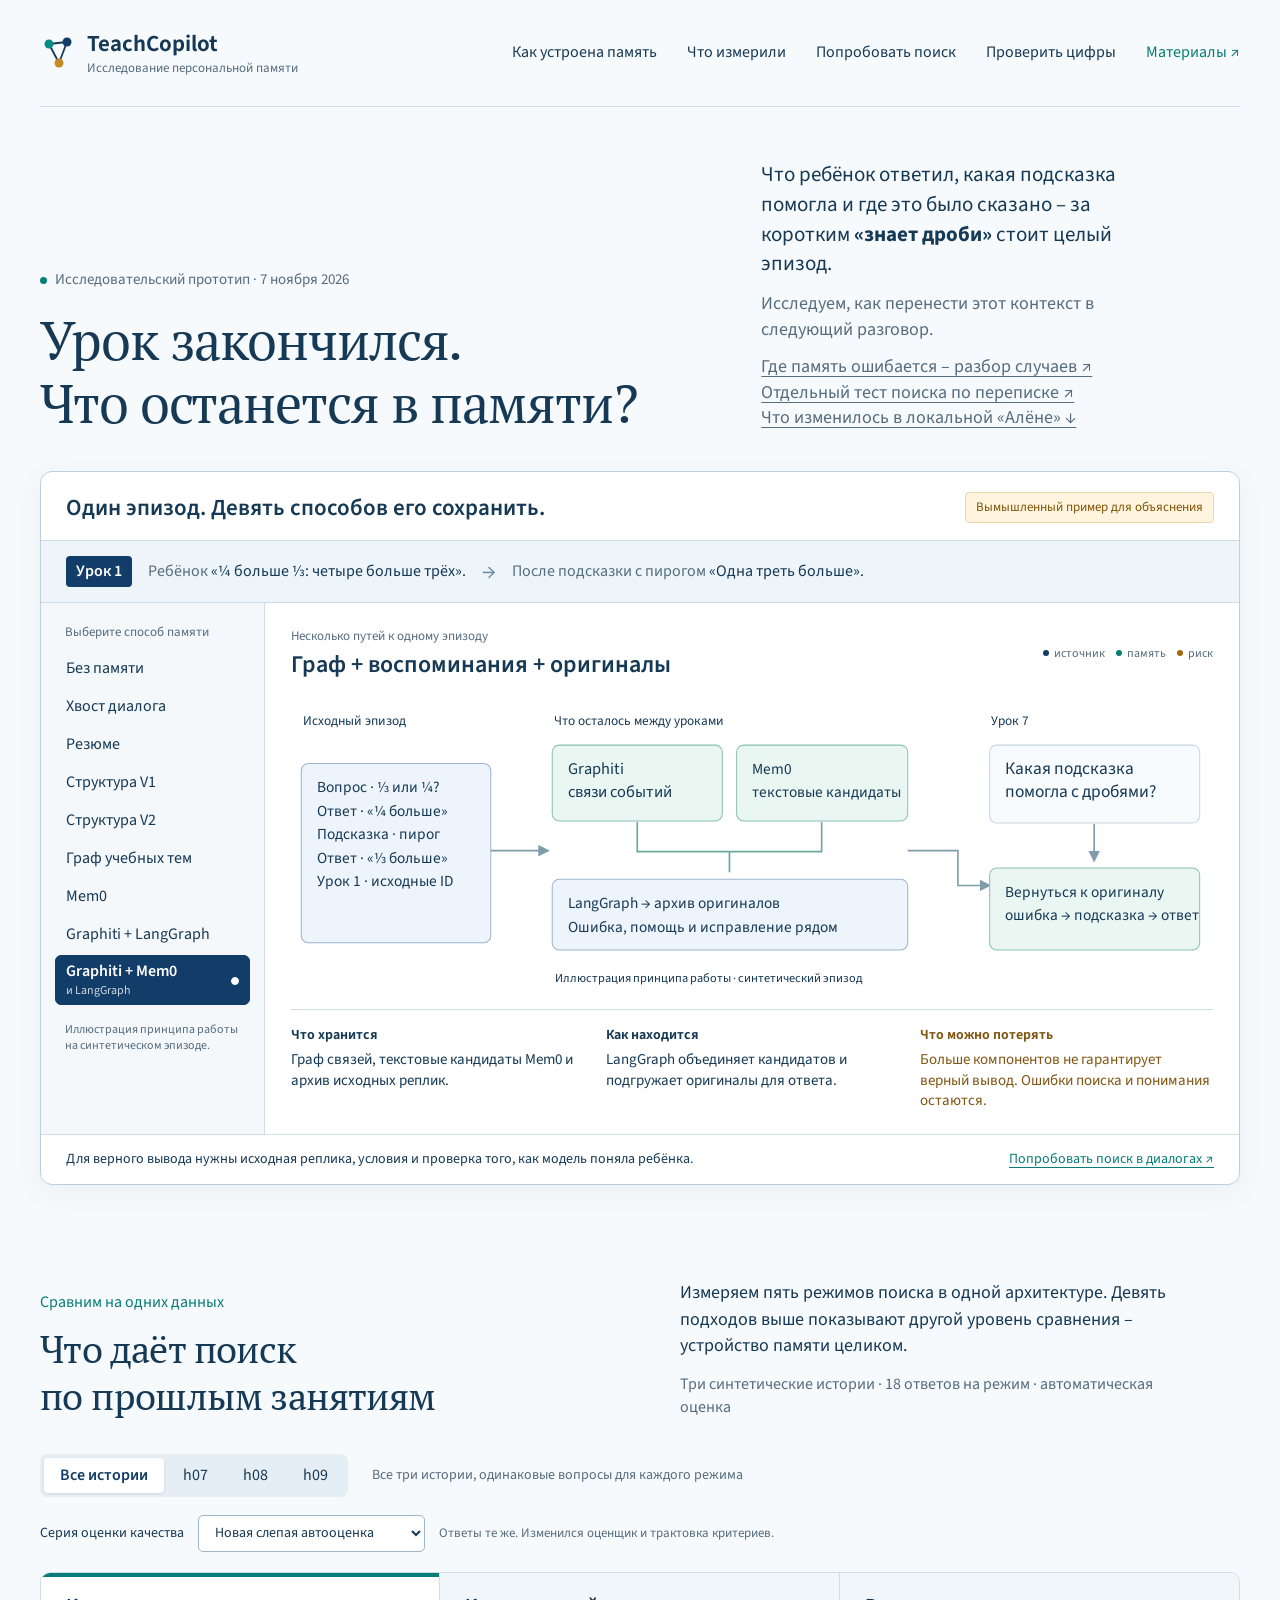
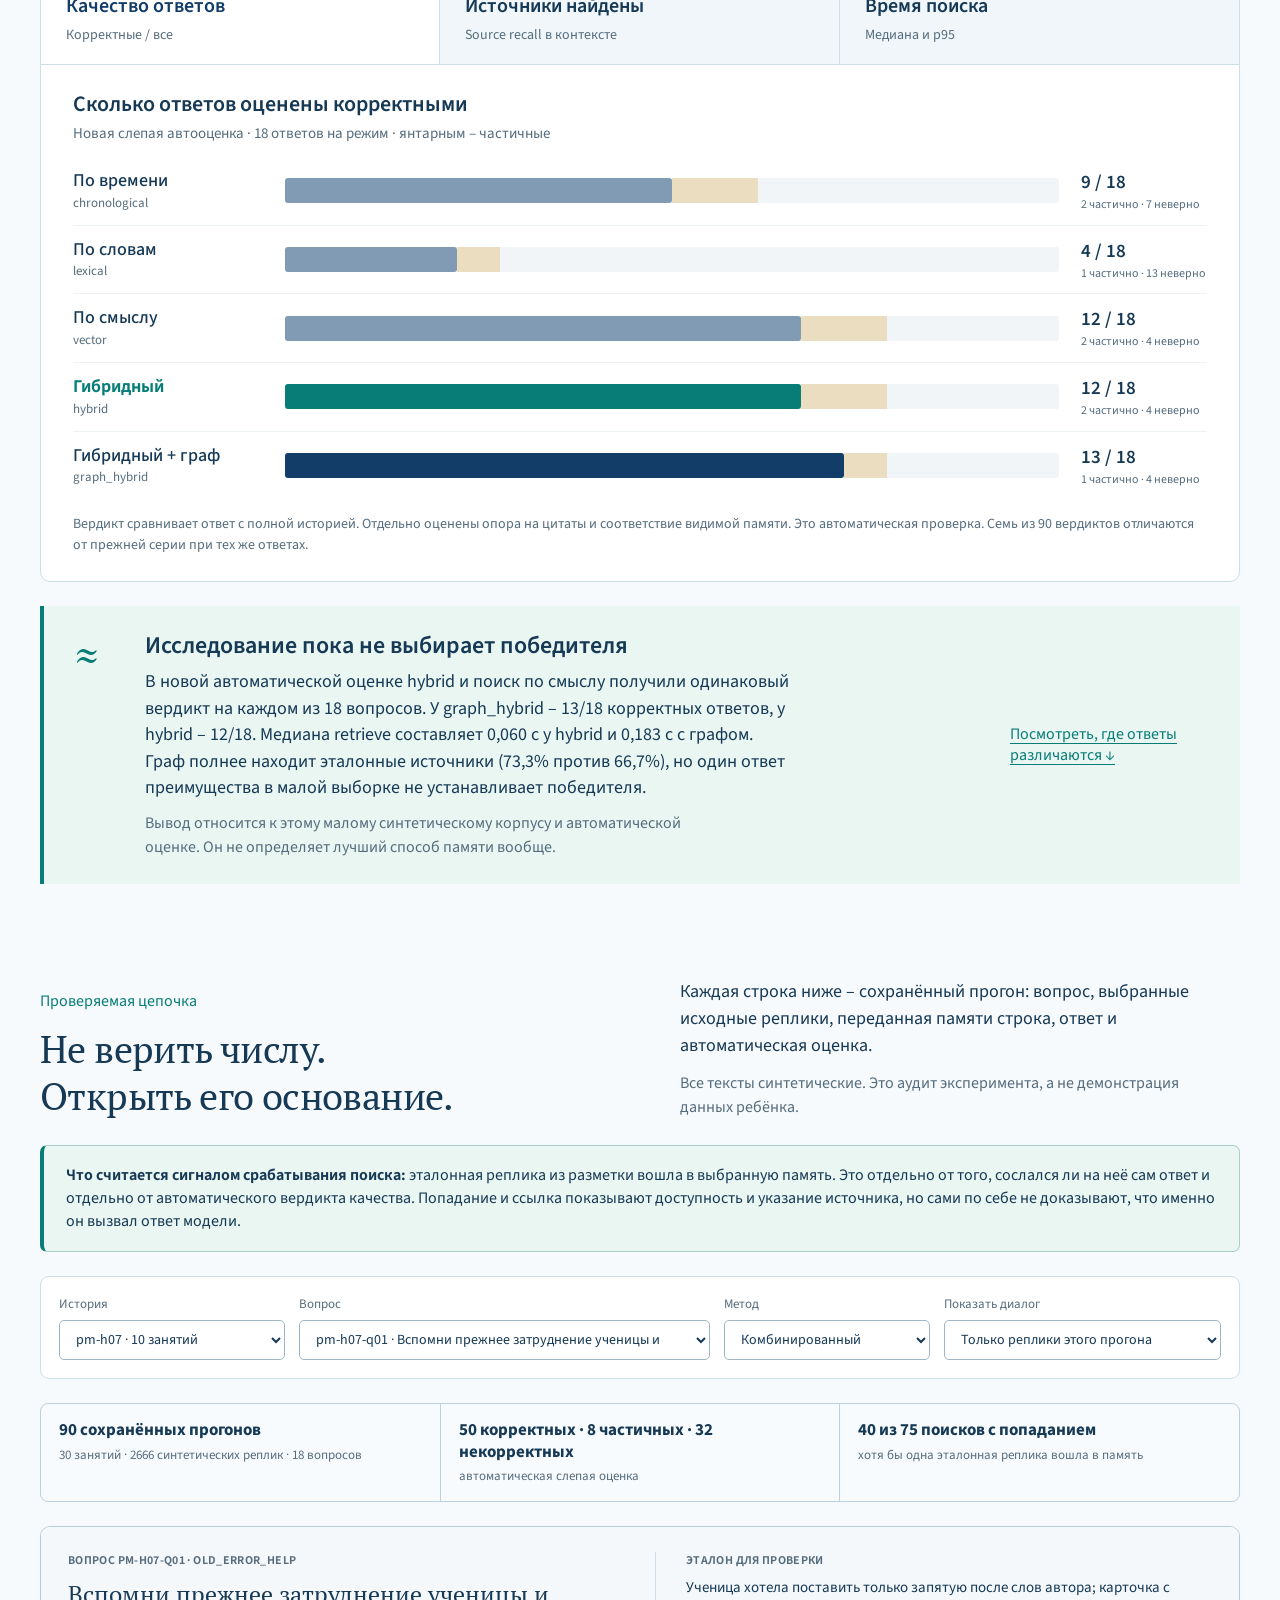
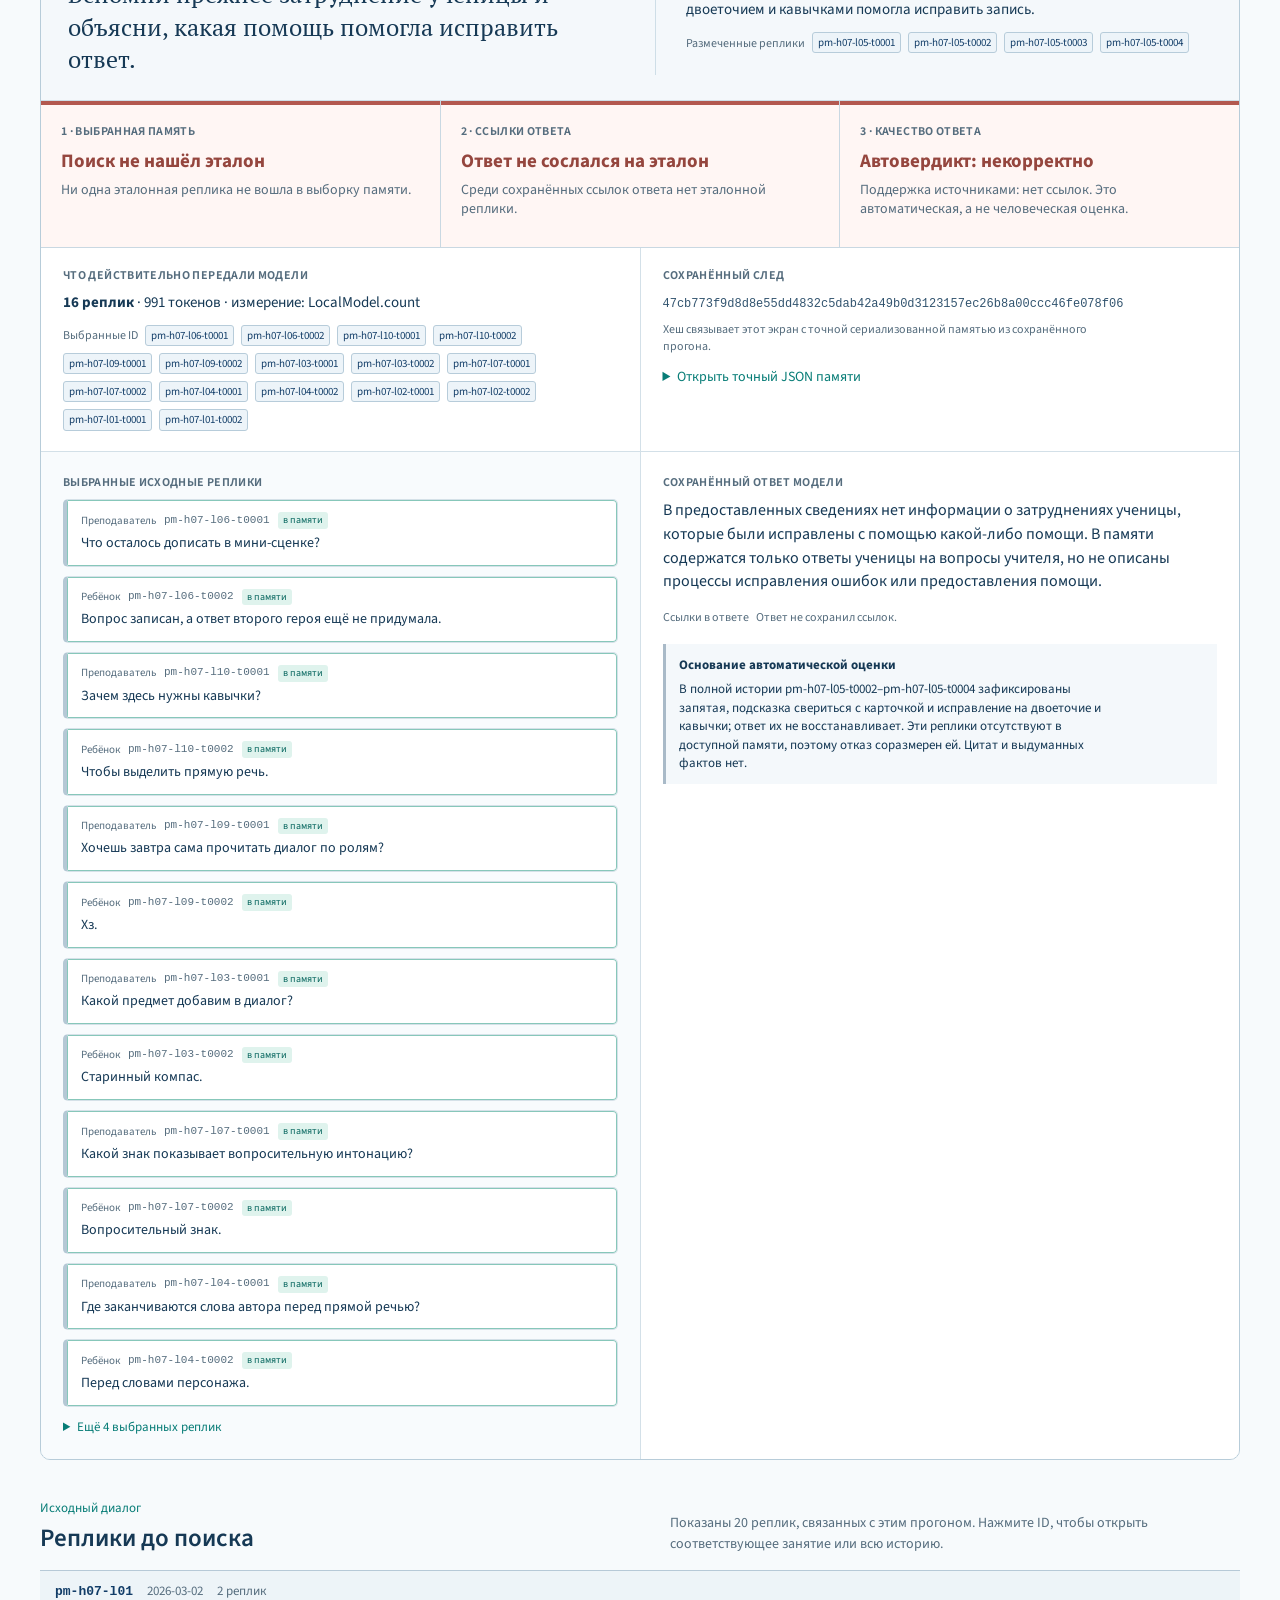
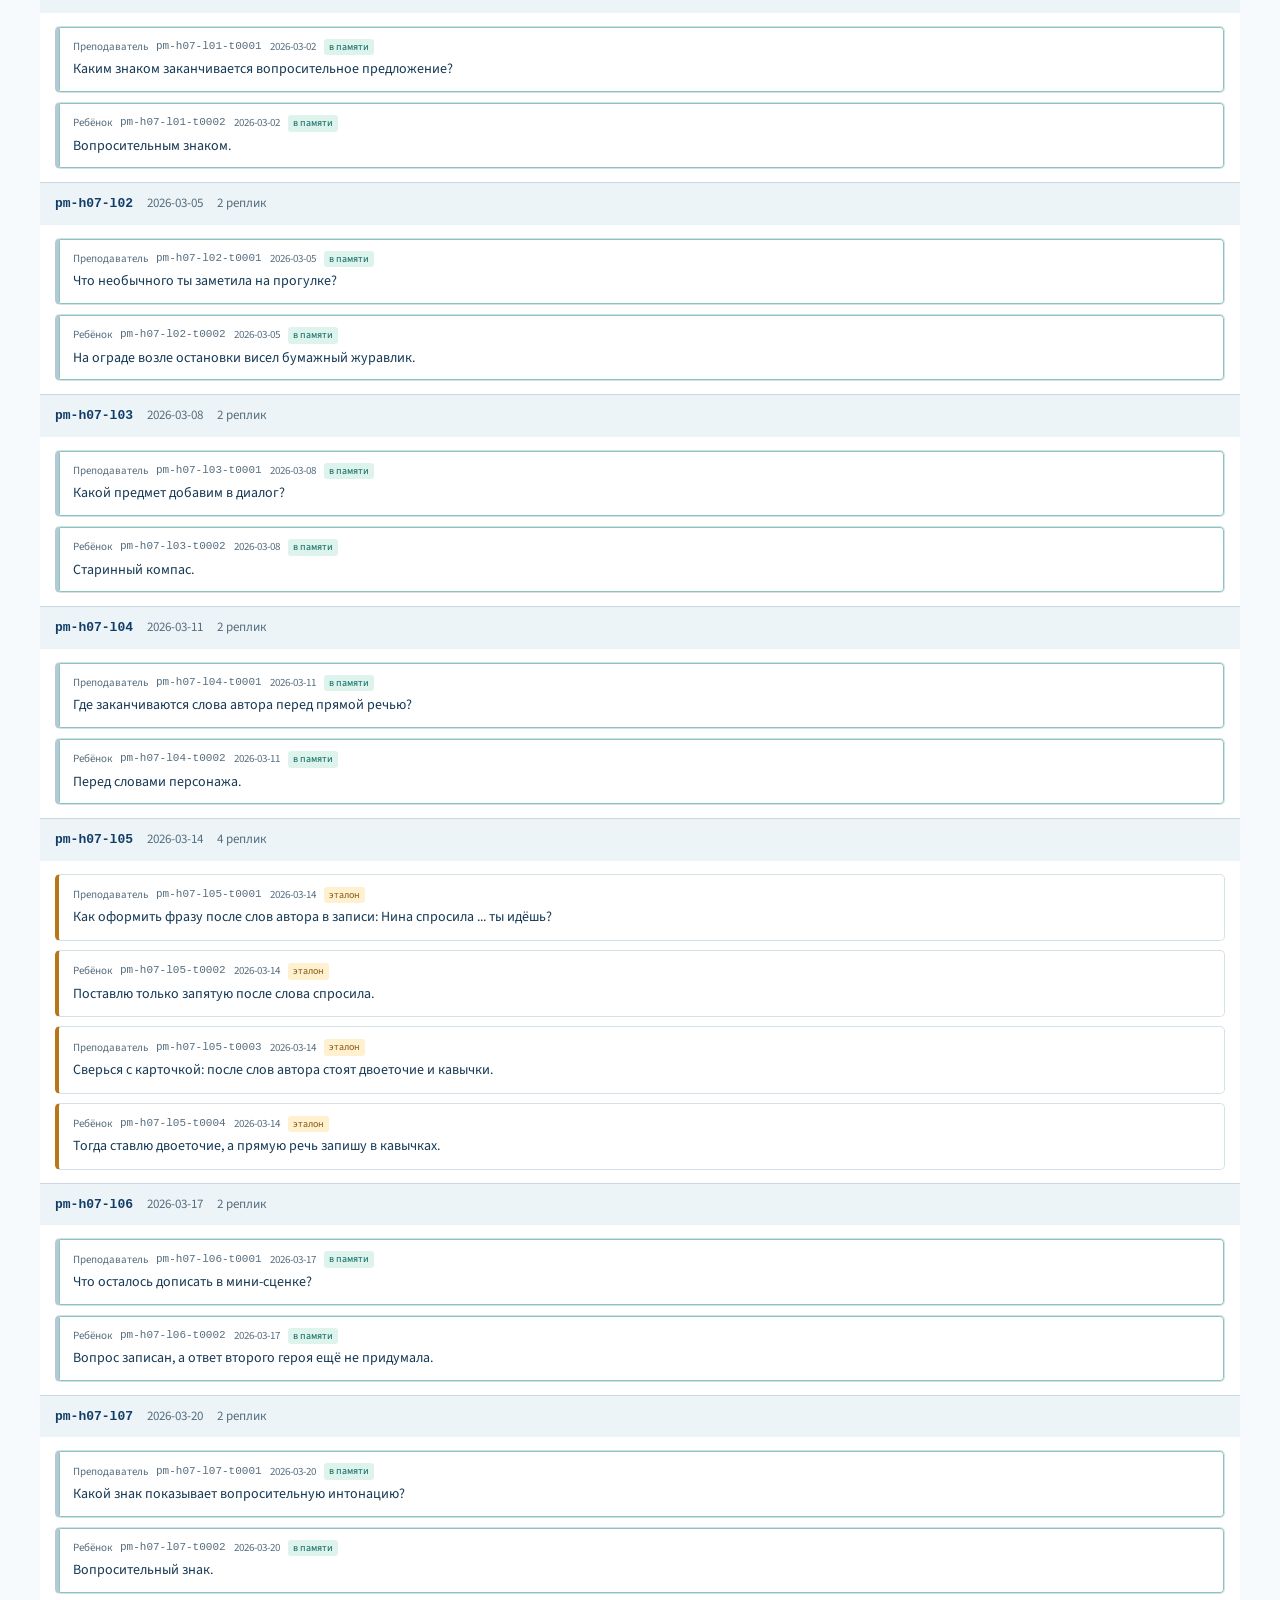
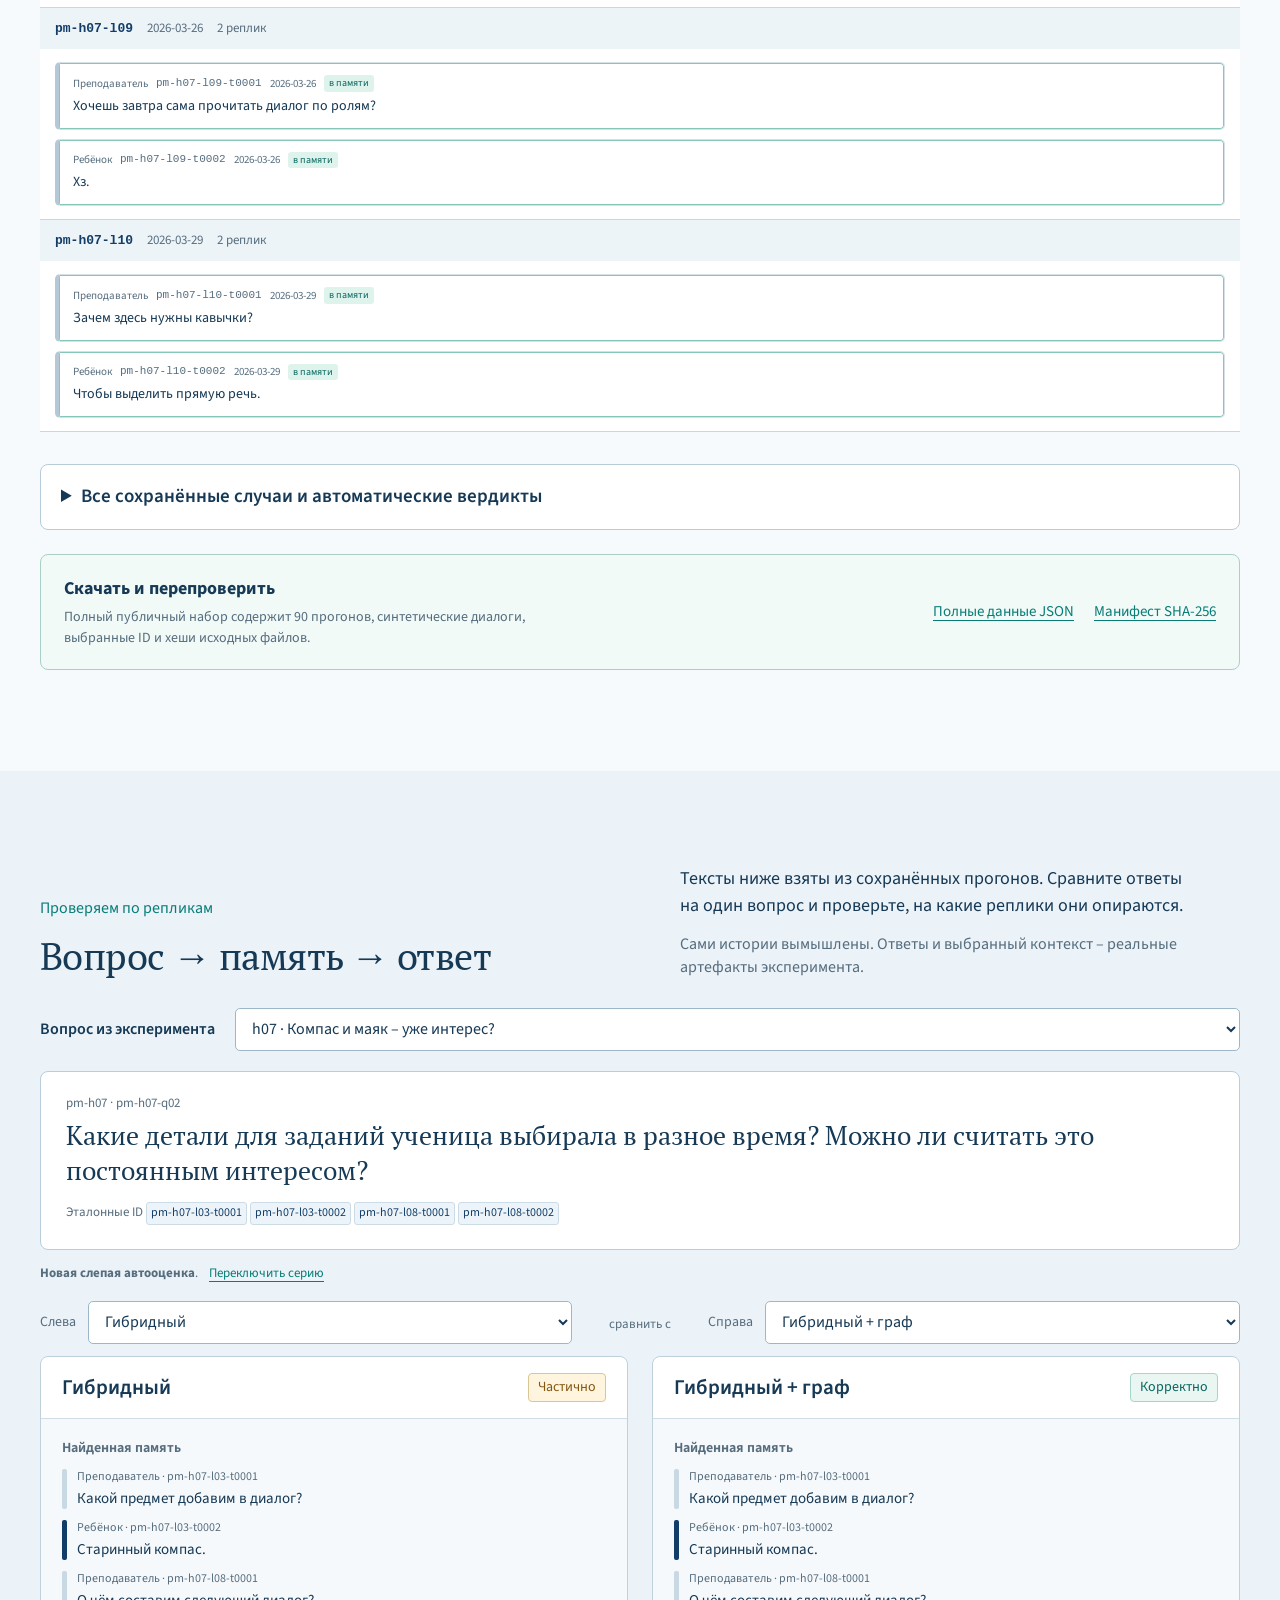
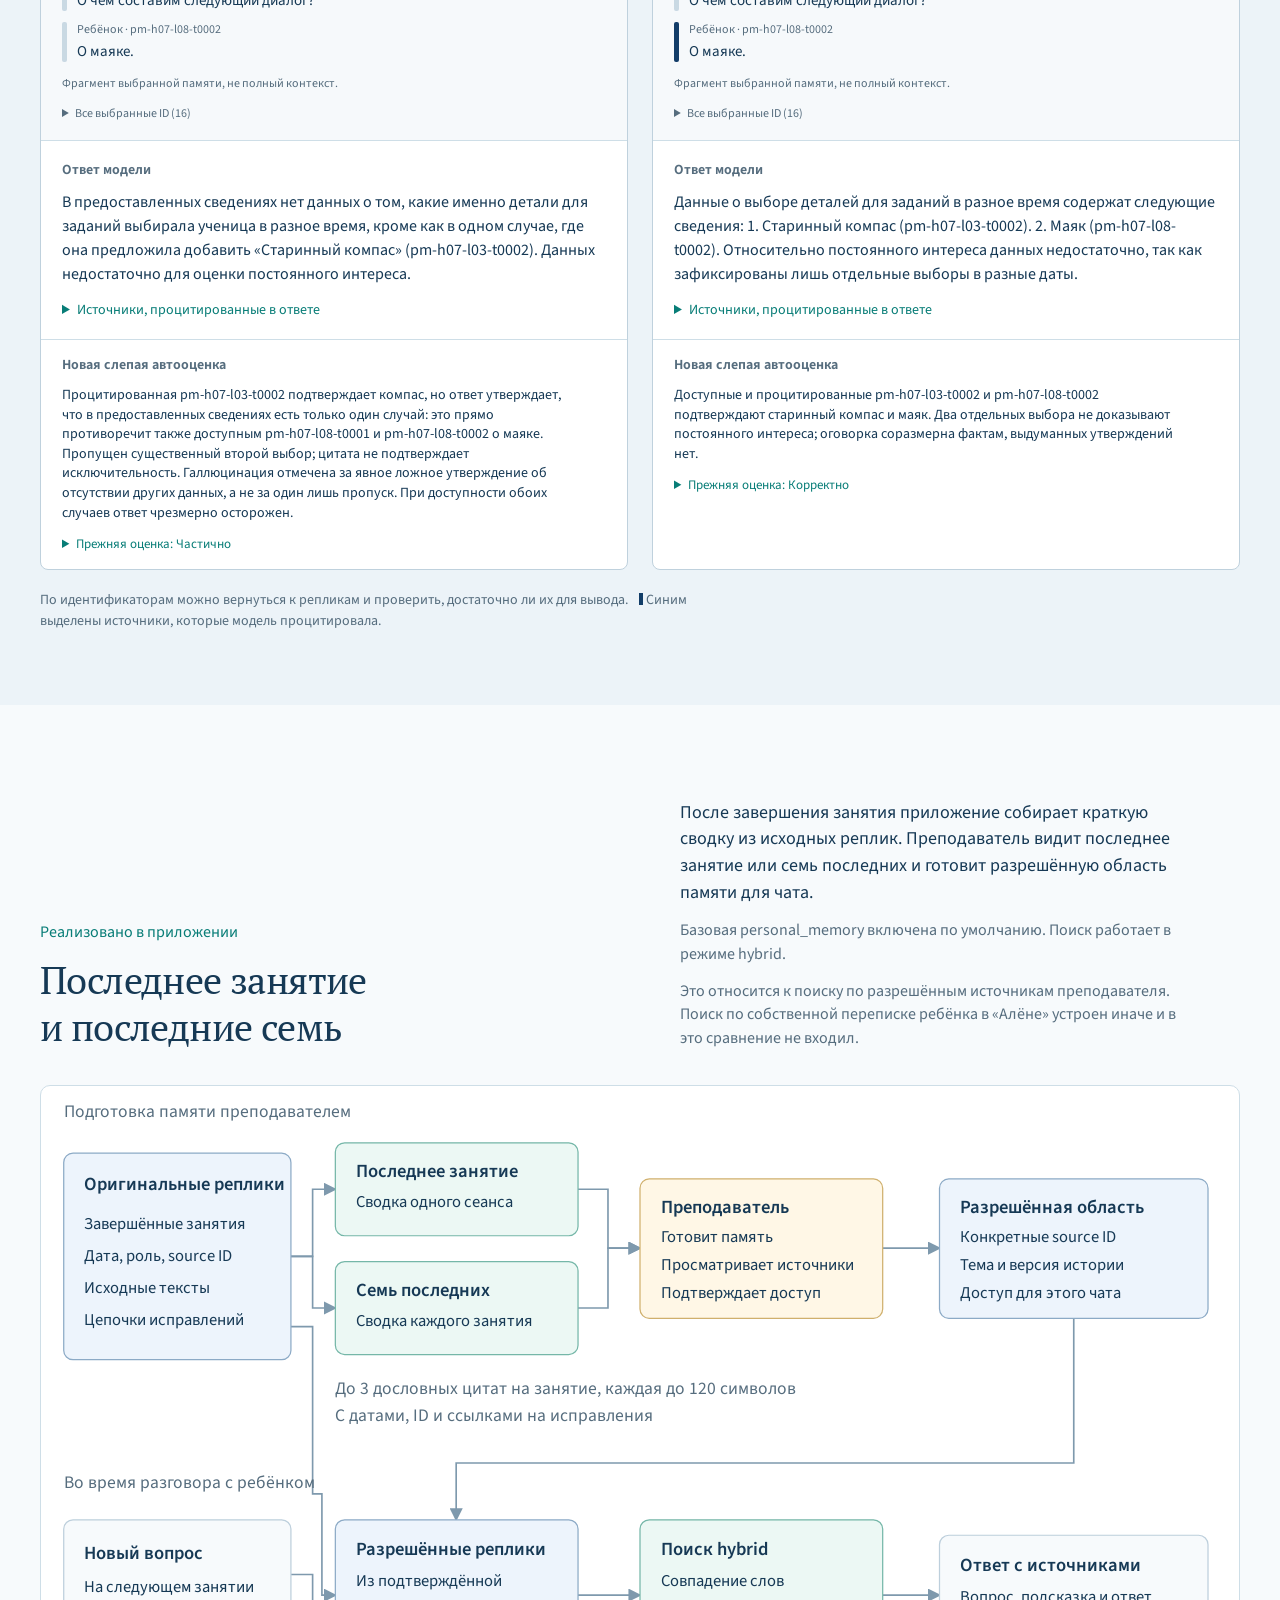
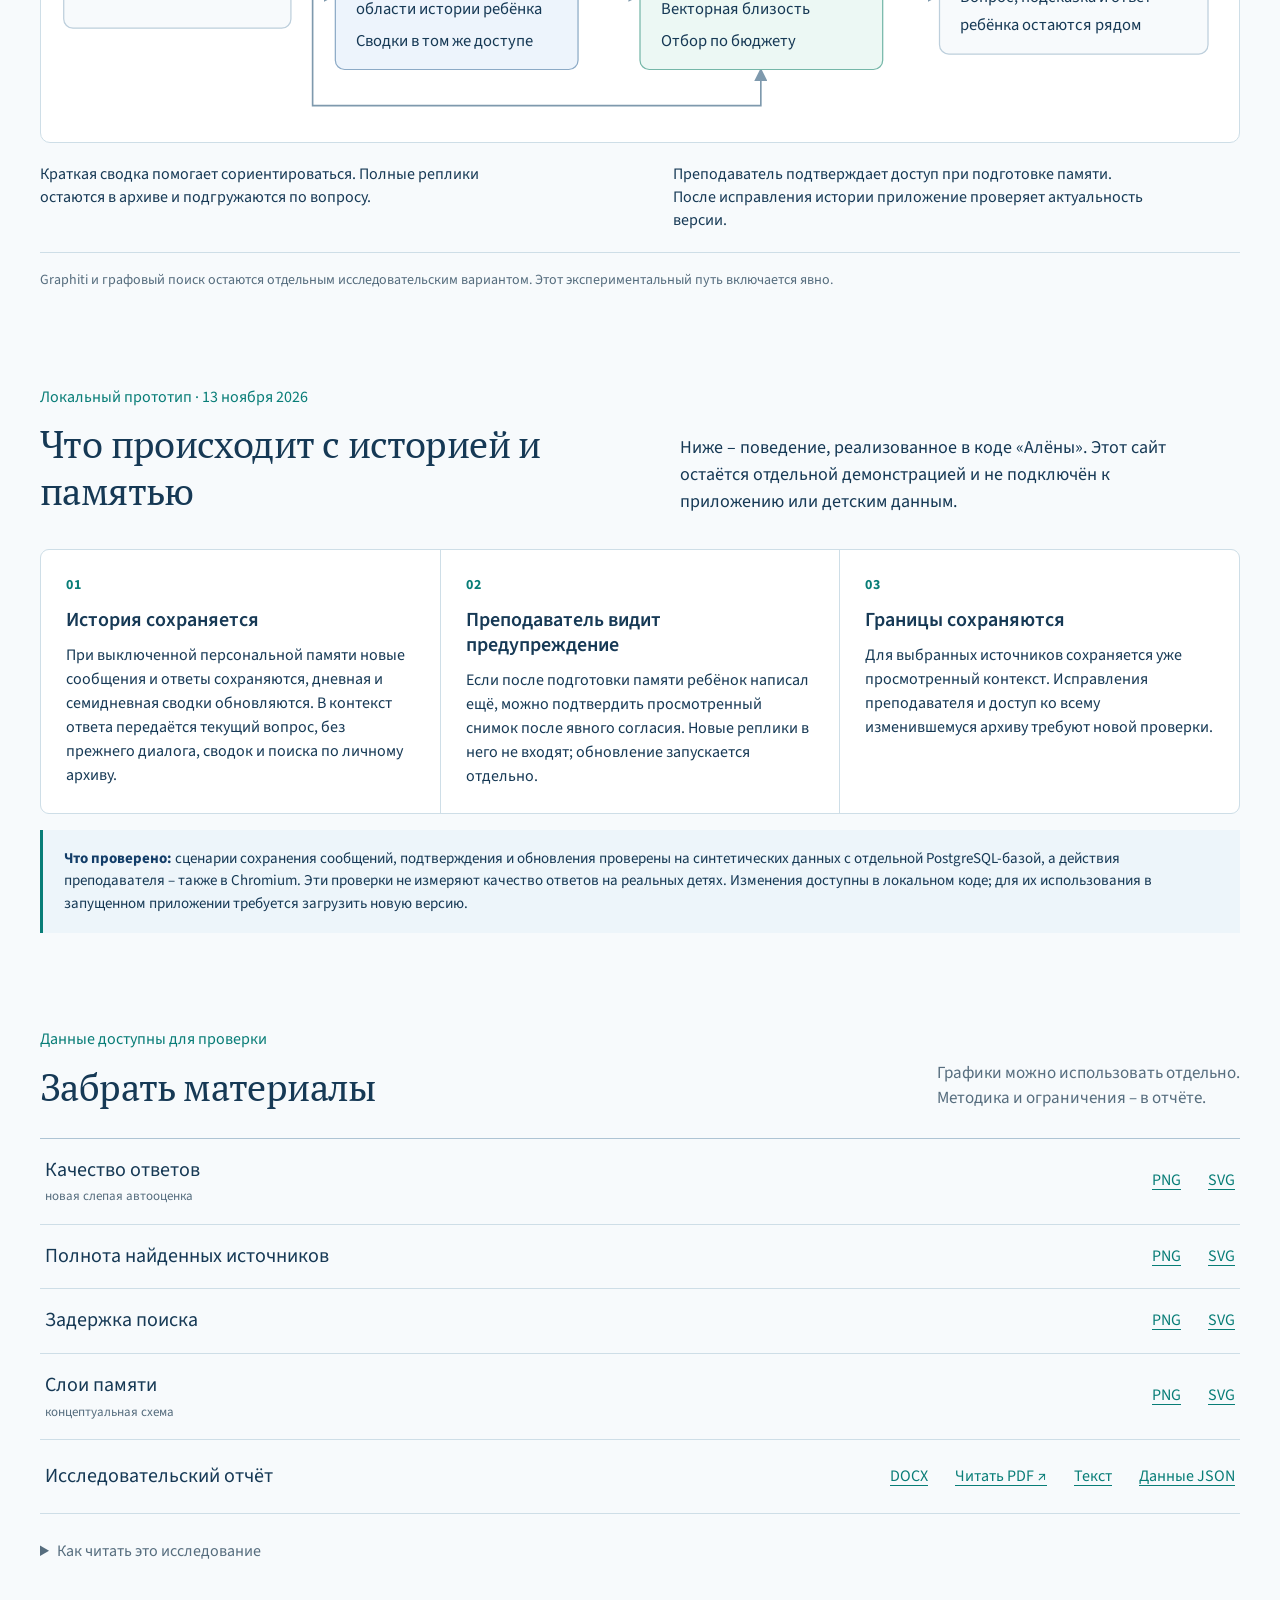
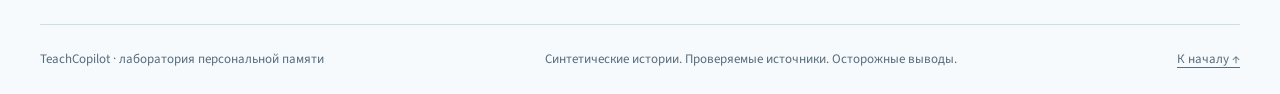
<file: index.html>
<!doctype html>
<html lang="ru">
<head>
  <meta charset="utf-8">
  <meta name="viewport" content="width=device-width,initial-scale=1">
  <meta name="theme-color" content="#123d68">
  <meta name="description" content="Как TeachCopilot может помнить ребёнка: девять подходов, измерения пяти режимов поиска и ответы с проверяемыми источниками.">
  <link rel="icon" type="image/svg+xml" href="data:image/svg+xml,%3Csvg xmlns='http://www.w3.org/2000/svg' viewBox='0 0 40 40'%3E%3Crect width='40' height='40' rx='9' fill='%23f7fafc'/%3E%3Cpath d='m10 12 20-2-9 21z' fill='none' stroke='%23123d68' stroke-width='2'/%3E%3Ccircle cx='10' cy='12' r='4' fill='%23087d77'/%3E%3Ccircle cx='30' cy='10' r='4' fill='%23123d68'/%3E%3Ccircle cx='21' cy='31' r='4' fill='%23a8670d'/%3E%3C/svg%3E">
  <title>Память между уроками · TeachCopilot</title>
  <link rel="stylesheet" href="styles.css">
  <script defer src="data/results.js"></script>
  <script defer src="data/audit-data.js"></script>
  <script defer src="app.js"></script>
  <script defer src="audit.js"></script>
</head>
<body>
  <a class="skip-link" href="#main">К содержанию</a>
  <header class="site-header wrap">
    <a class="brand" href="#main" aria-label="TeachCopilot – начало">
      <svg width="37" height="38" viewBox="0 0 37 38" aria-hidden="true"><path d="M9 10 27 8M9 10l10 19M27 8l-8 21" fill="none" stroke="currentColor" stroke-width="1.8"/><circle cx="9" cy="10" r="4.5" fill="#0a8b83"/><circle cx="27" cy="8" r="4.5" fill="#123d68"/><circle cx="19" cy="29" r="4.5" fill="#c48b24"/></svg>
      <span>TeachCopilot<small>Исследование персональной памяти</small></span>
    </a>
    <nav aria-label="Разделы"><a href="#methods">Как устроена память</a><a href="#results">Что измерили</a><a class="nav-demo" href="memory-lab/">Попробовать поиск</a><a href="#audit">Проверить цифры</a><a class="nav-report" href="#downloads">Материалы <span aria-hidden="true">↗</span></a></nav>
  </header>

  <main id="main">
    <section class="intro wrap" aria-labelledby="page-title">
      <div><p class="intro-note"><span class="status-dot"></span>Исследовательский прототип · 7 ноября 2026</p><h1 id="page-title">Урок закончился.<br>Что останется в памяти?</h1></div>
      <div class="intro-aside"><p>Что ребёнок ответил, какая подсказка помогла и где это было сказано – за коротким <strong>«знает дроби»</strong> стоит целый эпизод.</p><p>Исследуем, как перенести этот контекст в следующий разговор.</p><p><a href="memory-errors/">Где память ошибается – разбор случаев ↗</a><br><a href="memory-errors/#own-history">Отдельный тест поиска по переписке ↗</a><br><a href="#local-update">Что изменилось в локальной «Алёне» ↓</a></p></div>
    </section>

    <section id="methods" class="memory-lab wrap" aria-labelledby="methods-title">
      <div class="lab-heading"><h2 id="methods-title">Один эпизод. Девять способов его сохранить.</h2><span class="demo-label">Вымышленный пример для объяснения</span></div>
      <div class="episode-strip"><span class="session-tag">Урок 1</span><p><span class="speaker">Ребёнок</span> «¼ больше ⅓: четыре больше трёх».</p><span class="episode-arrow" aria-hidden="true">→</span><p><span class="speaker">После подсказки с пирогом</span> «Одна треть больше».</p></div>
      <div class="lab-body">
        <div class="method-selector"><p class="control-caption" id="method-label">Выберите способ памяти</p><div id="method-tabs" role="tablist" aria-labelledby="method-label" aria-orientation="vertical"></div><p class="method-footnote">Иллюстрация принципа работы<br>на синтетическом эпизоде.</p></div>
        <div class="method-workspace" role="tabpanel" id="method-panel" tabindex="0" aria-labelledby="method-tab-hybrid-full">
          <div class="method-heading"><div><p class="method-position" id="method-kind"></p><h3 id="method-name"></h3></div><span class="diagram-key"><i></i> источник <i></i> память <i></i> риск</span></div>
          <div id="memory-diagram" class="memory-diagram" tabindex="0" aria-label="Схема памяти. На узком экране можно прокручивать в стороны."></div><p class="diagram-scroll-hint">Схему можно прокрутить в стороны</p>
          <div class="method-explanation" aria-live="polite"><div><span class="explain-label">Что хранится</span><p id="method-store"></p></div><div><span class="explain-label">Как находится</span><p id="method-find"></p></div><div class="risk-explanation"><span class="explain-label">Что можно потерять</span><p id="method-risk"></p></div></div>
        </div>
      </div>
      <div class="lab-bottom"><p>Для верного вывода нужны исходная реплика, условия и проверка того, как модель поняла ребёнка.</p><a href="memory-lab/">Попробовать поиск в диалогах <span aria-hidden="true">↗</span></a></div>
    </section>

    <section id="results" class="section wrap" aria-labelledby="results-title">
      <div class="section-intro"><div><p class="section-kicker">Сравним на одних данных</p><h2 id="results-title">Что даёт поиск<br>по прошлым занятиям</h2></div><div class="section-copy"><p>Измеряем пять режимов поиска в одной архитектуре. Девять подходов выше показывают другой уровень сравнения – устройство памяти целиком.</p><p class="muted">Три синтетические истории · 18 ответов на режим · автоматическая оценка</p></div></div>
      <div class="results-controls"><div class="segmented" role="group" aria-label="История" id="history-filters"><button type="button" data-history="all" aria-pressed="true">Все истории</button><button type="button" data-history="pm-h07" aria-pressed="false">h07</button><button type="button" data-history="pm-h08" aria-pressed="false">h08</button><button type="button" data-history="pm-h09" aria-pressed="false">h09</button></div><p id="history-description" class="filter-caption">Все три истории, одинаковые вопросы для каждого режима</p></div>
      <div class="review-picker"><label for="review-series">Серия оценки качества</label><select id="review-series"><option value="new">Новая слепая автооценка</option><option value="previous">Прежняя автооценка</option></select><p>Ответы те же. Изменился оценщик и трактовка критериев.</p></div>
      <div class="measurement-board"><div class="metric-tabs" role="tablist" aria-label="Показатель"><button id="metric-tab-quality" role="tab" aria-selected="true" aria-controls="metric-panel" data-metric="quality">Качество ответов<span>Корректные / все</span></button><button id="metric-tab-recall" role="tab" aria-selected="false" aria-controls="metric-panel" data-metric="recall" tabindex="-1">Источники найдены<span>Source recall в контексте</span></button><button id="metric-tab-latency" role="tab" aria-selected="false" aria-controls="metric-panel" data-metric="latency" tabindex="-1">Время поиска<span>Медиана и p95</span></button></div>
        <div id="metric-panel" role="tabpanel" aria-labelledby="metric-tab-quality" tabindex="0"><div class="chart-heading"><div><h3 id="chart-title">Сколько ответов оценены корректными</h3><p id="chart-subtitle"></p></div><div class="latency-switch" id="latency-switch" hidden><span>Время:</span><button type="button" data-latency="retrieve" aria-pressed="true">retrieve</button><button type="button" data-latency="pipeline" aria-pressed="false">полный поиск</button></div></div><div id="results-chart" class="results-chart" aria-live="polite"><p class="data-pending">Подключаем проверенные данные…</p></div><p id="chart-footnote" class="chart-footnote"></p></div>
      </div>
      <div class="finding"><div class="finding-symbol" aria-hidden="true">≈</div><div><h3>Исследование пока не выбирает победителя</h3><p id="finding-text">Загружаем проверенные результаты сравнения.</p><p class="muted">Вывод относится к этому малому синтетическому корпусу и автоматической оценке. Он не определяет лучший способ памяти вообще.</p></div><a href="#examples">Посмотреть, где ответы различаются <span aria-hidden="true">↓</span></a></div>
    </section>

    <section id="audit" class="section audit-section wrap" aria-labelledby="audit-title">
      <div class="section-intro audit-intro"><div><p class="section-kicker">Проверяемая цепочка</p><h2 id="audit-title">Не верить числу.<br>Открыть его основание.</h2></div><div class="section-copy"><p>Каждая строка ниже – сохранённый прогон: вопрос, выбранные исходные реплики, переданная памяти строка, ответ и автоматическая оценка.</p><p class="muted">Все тексты синтетические. Это аудит эксперимента, а не демонстрация данных ребёнка.</p></div></div>
      <div class="audit-explainer"><strong>Что считается сигналом срабатывания поиска:</strong> эталонная реплика из разметки вошла в выбранную память. Это отдельно от того, сослался ли на неё сам ответ и отдельно от автоматического вердикта качества. Попадание и ссылка показывают доступность и указание источника, но сами по себе не доказывают, что именно он вызвал ответ модели.</div>
      <div class="audit-controls" aria-label="Выбор проверяемого прогона"><label>История<select id="audit-history"></select></label><label>Вопрос<select id="audit-question"></select></label><label>Метод<select id="audit-mode"></select></label><label>Показать диалог<select id="audit-transcript-view"></select></label></div>
      <div id="audit-summary" class="audit-summary" aria-live="polite"></div>
      <div id="audit-case" class="audit-case" aria-live="polite"></div>
      <div class="audit-transcript-heading"><div><p class="section-kicker">Исходный диалог</p><h3>Реплики до поиска</h3></div><p id="audit-transcript-note" class="muted"></p></div>
      <div id="audit-transcript" class="audit-transcript" aria-live="polite"></div>
      <details class="audit-table-details"><summary>Все сохранённые случаи и автоматические вердикты</summary><p class="audit-table-intro">Эта таблица содержит все комбинации истории, вопроса и метода. Откройте любую строку, чтобы увидеть её точные исходные реплики и память.</p><div class="audit-table-controls"><label>История<select id="audit-table-history"></select></label><label>Метод<select id="audit-table-mode"></select></label><label>Вердикт<select id="audit-table-verdict"></select></label></div><div id="audit-table-count" class="audit-table-count"></div><div class="audit-table-scroll"><table><thead><tr><th>История / вопрос</th><th>Метод</th><th>Эталон в памяти</th><th>Эталон в ссылках ответа</th><th>Автовердикт</th><th><span class="visually-hidden">Открыть</span></th></tr></thead><tbody id="audit-table-body"></tbody></table></div></details>
      <div class="audit-data-links"><div><strong>Скачать и перепроверить</strong><p>Полный публичный набор содержит 90 прогонов, синтетические диалоги, выбранные ID и хеши исходных файлов.</p></div><div><a href="data/audit-data.json" download>Полные данные JSON</a><a href="data/audit-manifest.json" download>Манифест SHA-256</a></div></div>
    </section>

    <section id="examples" class="section examples-section" aria-labelledby="examples-title"><div class="wrap">
      <div class="section-intro"><div><p class="section-kicker">Проверяем по репликам</p><h2 id="examples-title">Вопрос → память → ответ</h2></div><div class="section-copy"><p>Тексты ниже взяты из сохранённых прогонов. Сравните ответы на один вопрос и проверьте, на какие реплики они опираются.</p><p class="muted">Сами истории вымышлены. Ответы и выбранный контекст – реальные артефакты эксперимента.</p></div></div>
      <div class="example-controls"><label for="example-select">Вопрос из эксперимента</label><select id="example-select"><option>Данные загружаются</option></select></div>
      <div id="example-question" class="example-question"></div><p class="example-series-note" id="example-series-note"></p>
      <div class="compare-selectors"><label>Слева<select id="example-mode-a" aria-label="Первый режим сравнения"></select></label><span aria-hidden="true">сравнить с</span><label>Справа<select id="example-mode-b" aria-label="Второй режим сравнения"></select></label></div>
      <div id="example-comparison" class="example-comparison" aria-live="polite"></div>
      <p class="example-reading-note">По идентификаторам можно вернуться к репликам и проверить, достаточно ли их для вывода. <span class="source-swatch"></span> Синим выделены источники, которые модель процитировала.</p>
    </div></section>

    <section id="architecture" class="section wrap" aria-labelledby="architecture-title">
      <div class="section-intro"><div><p class="section-kicker">Реализовано в приложении</p><h2 id="architecture-title">Последнее занятие<br>и последние семь</h2></div><div class="section-copy"><p>После завершения занятия приложение собирает краткую сводку из исходных реплик. Преподаватель видит последнее занятие или семь последних и готовит разрешённую область памяти для чата.</p><p class="muted">Базовая personal_memory включена по умолчанию. Поиск работает в режиме hybrid.</p><p class="muted">Это относится к поиску по разрешённым источникам преподавателя. Поиск по собственной переписке ребёнка в «Алёне» устроен иначе и в это сравнение не входил.</p></div></div>
      <div class="architecture-diagram" tabindex="0" aria-label="Архитектура памяти. На узком экране можно прокручивать в стороны."><svg viewBox="0 0 1160 635" role="img" aria-labelledby="architecture-svg-title architecture-svg-desc"><title id="architecture-svg-title">Сводки одного и семи завершённых занятий и поиск по разрешённым источникам</title><desc id="architecture-svg-desc">Оригиналы завершённых занятий остаются в архиве. Сводки показывают последнее занятие и семь последних. На каждое занятие выбираются до трёх дословных цитат, каждая до 120 символов, с датами, ID и связями исправлений. Преподаватель заранее готовит память и подтверждает область доступа. Во время чата лексический и векторный поиск выбирают исходные реплики только из этой области. Сводки чата ограничены теми же разрешёнными источниками. Базовый путь работает без графового сервиса.</desc><defs><marker id="arch-arrow" markerWidth="8" markerHeight="8" refX="7" refY="4" orient="auto"><path d="m0 0 8 4-8 4" fill="#7e99ad"/></marker></defs>
        <text x="22" y="30" class="svg-note">Подготовка памяти преподавателем</text>
        <g class="arch-line"><path d="M242 165H263V100H285"/><path d="M242 165H263V215H285"/><path d="M520 100H549V157H580"/><path d="M520 215H549V157H580"/><path d="M815 157H870"/><path d="M1000 225V365H402V420"/><path d="M242 233H263V395H272V493H285"/><path d="M520 493H580"/><path d="M815 493H870"/><path d="M242 473H263V600H697V565"/></g>
        <g class="arch-node source"><rect x="22" y="65" width="220" height="200" rx="9"/><text x="42" y="101" class="svg-h">Оригинальные реплики</text><text x="42" y="138">Завершённые занятия</text><text x="42" y="169">Дата, роль, source ID</text><text x="42" y="200">Исходные тексты</text><text x="42" y="231">Цепочки исправлений</text></g>
        <g class="arch-node memory"><rect x="285" y="55" width="235" height="90" rx="9"/><text x="305" y="88" class="svg-h">Последнее занятие</text><text x="305" y="117">Сводка одного сеанса</text></g>
        <g class="arch-node memory"><rect x="285" y="170" width="235" height="90" rx="9"/><text x="305" y="203" class="svg-h">Семь последних</text><text x="305" y="232">Сводка каждого занятия</text></g>
        <g class="arch-node approval"><rect x="580" y="90" width="235" height="135" rx="9"/><text x="600" y="123" class="svg-h">Преподаватель</text><text x="600" y="151">Готовит память</text><text x="600" y="178">Просматривает источники</text><text x="600" y="205">Подтверждает доступ</text></g>
        <g class="arch-node source"><rect x="870" y="90" width="260" height="135" rx="9"/><text x="890" y="123" class="svg-h">Разрешённая область</text><text x="890" y="151">Конкретные source ID</text><text x="890" y="178">Тема и версия истории</text><text x="890" y="205">Доступ для этого чата</text></g>
        <text x="285" y="298" class="svg-note">До 3 дословных цитат на занятие, каждая до 120 символов</text><text x="285" y="324" class="svg-note">С датами, ID и ссылками на исправления</text>
        <text x="22" y="389" class="svg-note">Во время разговора с ребёнком</text>
        <g class="arch-node"><rect x="22" y="420" width="220" height="105" rx="9"/><text x="42" y="458" class="svg-h">Новый вопрос</text><text x="42" y="490">На следующем занятии</text></g>
        <g class="arch-node source"><rect x="285" y="420" width="235" height="145" rx="9"/><text x="305" y="454" class="svg-h">Разрешённые реплики</text><text x="305" y="484">Из подтверждённой</text><text x="305" y="511">области истории ребёнка</text><text x="305" y="542">Сводки в том же доступе</text></g>
        <g class="arch-node memory"><rect x="580" y="420" width="235" height="145" rx="9"/><text x="600" y="454" class="svg-h">Поиск hybrid</text><text x="600" y="484">Совпадение слов</text><text x="600" y="511">Векторная близость</text><text x="600" y="542">Отбор по бюджету</text></g>
        <g class="arch-node"><rect x="870" y="435" width="260" height="115" rx="9"/><text x="890" y="470" class="svg-h">Ответ с источниками</text><text x="890" y="500">Вопрос, подсказка и ответ</text><text x="890" y="527">ребёнка остаются рядом</text></g>
      </svg></div>
      <p class="diagram-scroll-hint">Схему можно прокрутить в стороны</p><div class="architecture-caption"><p>Краткая сводка помогает сориентироваться. Полные реплики остаются в архиве и подгружаются по вопросу.</p><p>Преподаватель подтверждает доступ при подготовке памяти. После исправления истории приложение проверяет актуальность версии.</p></div><p class="architecture-research-note">Graphiti и графовый поиск остаются отдельным исследовательским вариантом. Этот экспериментальный путь включается явно.</p>
    </section>

    <section id="local-update" class="section wrap" aria-labelledby="local-update-title">
      <div class="section-intro"><div><p class="section-kicker">Локальный прототип · 13 ноября 2026</p><h2 id="local-update-title">Что происходит с историей и памятью</h2></div><div class="section-copy"><p>Ниже – поведение, реализованное в коде «Алёны». Этот сайт остаётся отдельной демонстрацией и не подключён к приложению или детским данным.</p></div></div>
      <div class="update-grid">
        <article><span class="update-number">01</span><h3>История сохраняется</h3><p>При выключенной персональной памяти новые сообщения и ответы сохраняются, дневная и семидневная сводки обновляются. В контекст ответа передаётся текущий вопрос, без прежнего диалога, сводок и поиска по личному архиву.</p></article>
        <article><span class="update-number">02</span><h3>Преподаватель видит предупреждение</h3><p>Если после подготовки памяти ребёнок написал ещё, можно подтвердить просмотренный снимок после явного согласия. Новые реплики в него не входят; обновление запускается отдельно.</p></article>
        <article><span class="update-number">03</span><h3>Границы сохраняются</h3><p>Для выбранных источников сохраняется уже просмотренный контекст. Исправления преподавателя и доступ ко всему изменившемуся архиву требуют новой проверки.</p></article>
      </div>
      <p class="update-proof"><strong>Что проверено:</strong> сценарии сохранения сообщений, подтверждения и обновления проверены на синтетических данных с отдельной PostgreSQL-базой, а действия преподавателя – также в Chromium. Эти проверки не измеряют качество ответов на реальных детях. Изменения доступны в локальном коде; для их использования в запущенном приложении требуется загрузить новую версию.</p>
    </section>

    <section id="downloads" class="section downloads-section wrap" aria-labelledby="downloads-title"><div class="downloads-heading"><div><p class="section-kicker">Данные доступны для проверки</p><h2 id="downloads-title">Забрать материалы</h2></div><p>Графики можно использовать отдельно.<br>Методика и ограничения – в отчёте.</p></div><div class="download-list" id="download-list"><div class="download-row"><span>Качество ответов <small>новая слепая автооценка</small></span><div><a href="figures/quality.png" download>PNG</a><a href="figures/quality.svg" download>SVG</a></div></div><div class="download-row"><span>Полнота найденных источников</span><div><a href="figures/recall.png" download>PNG</a><a href="figures/recall.svg" download>SVG</a></div></div><div class="download-row"><span>Задержка поиска</span><div><a href="figures/latency.png" download>PNG</a><a href="figures/latency.svg" download>SVG</a></div></div><div class="download-row"><span>Слои памяти <small>концептуальная схема</small></span><div><a href="figures/memory-layers.png" download>PNG</a><a href="figures/memory-layers.svg" download>SVG</a></div></div><div class="download-row report-row"><span>Исследовательский отчёт</span><div><a href="downloads/report.docx" download>DOCX</a><a href="downloads/report.pdf">Читать PDF <span aria-hidden="true">↗</span></a><a href="downloads/report.md" download>Текст</a><a href="data/results.json" download>Данные JSON</a></div></div></div>
      <details class="limits"><summary>Как читать это исследование</summary><div id="limitations-content"><p>Малый синтетический корпус и автоматические вердикты не заменяют независимую проверку человеком. Здесь нет вывода о готовности к использованию с настоящими детьми.</p></div></details>
    </section>
  </main>
  <footer class="site-footer wrap"><p>TeachCopilot · лаборатория персональной памяти</p><p>Синтетические истории. Проверяемые источники. Осторожные выводы.</p><a href="#main">К началу ↑</a></footer>
</body>
</html>
</file>
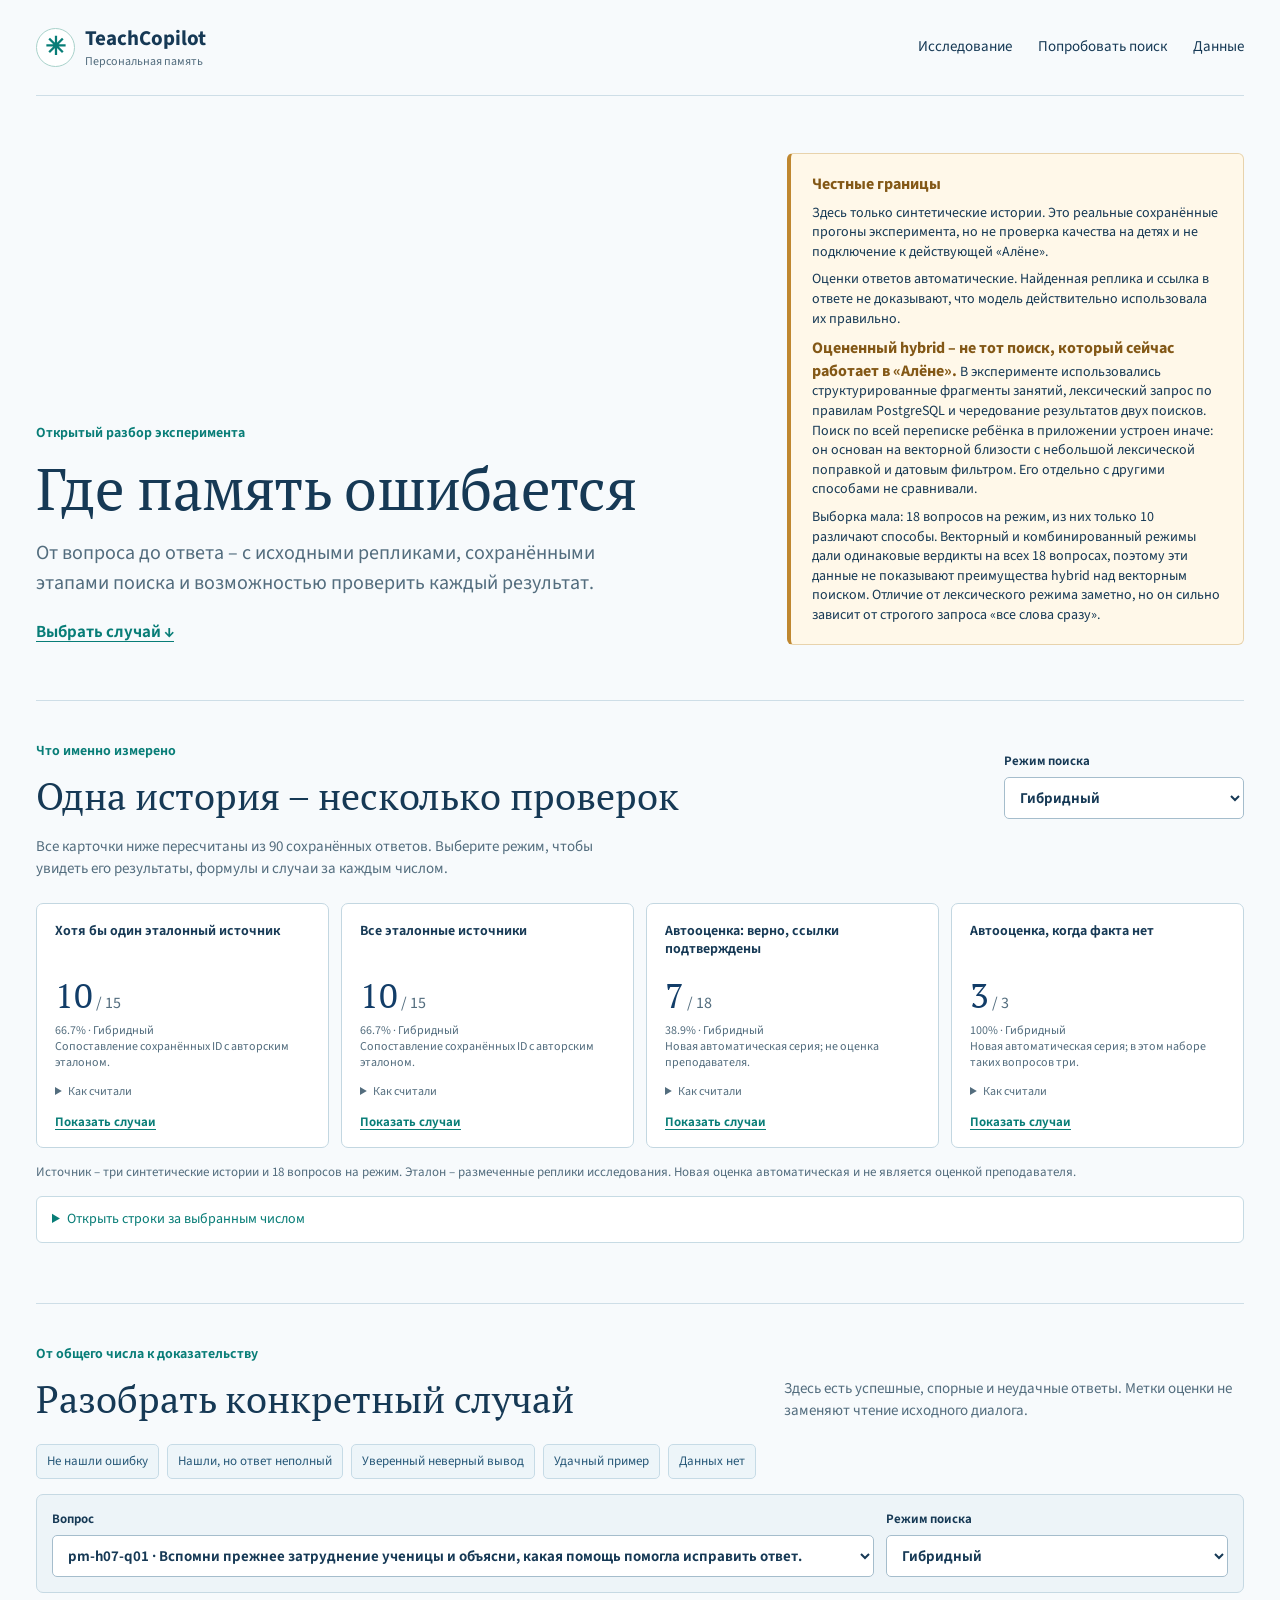
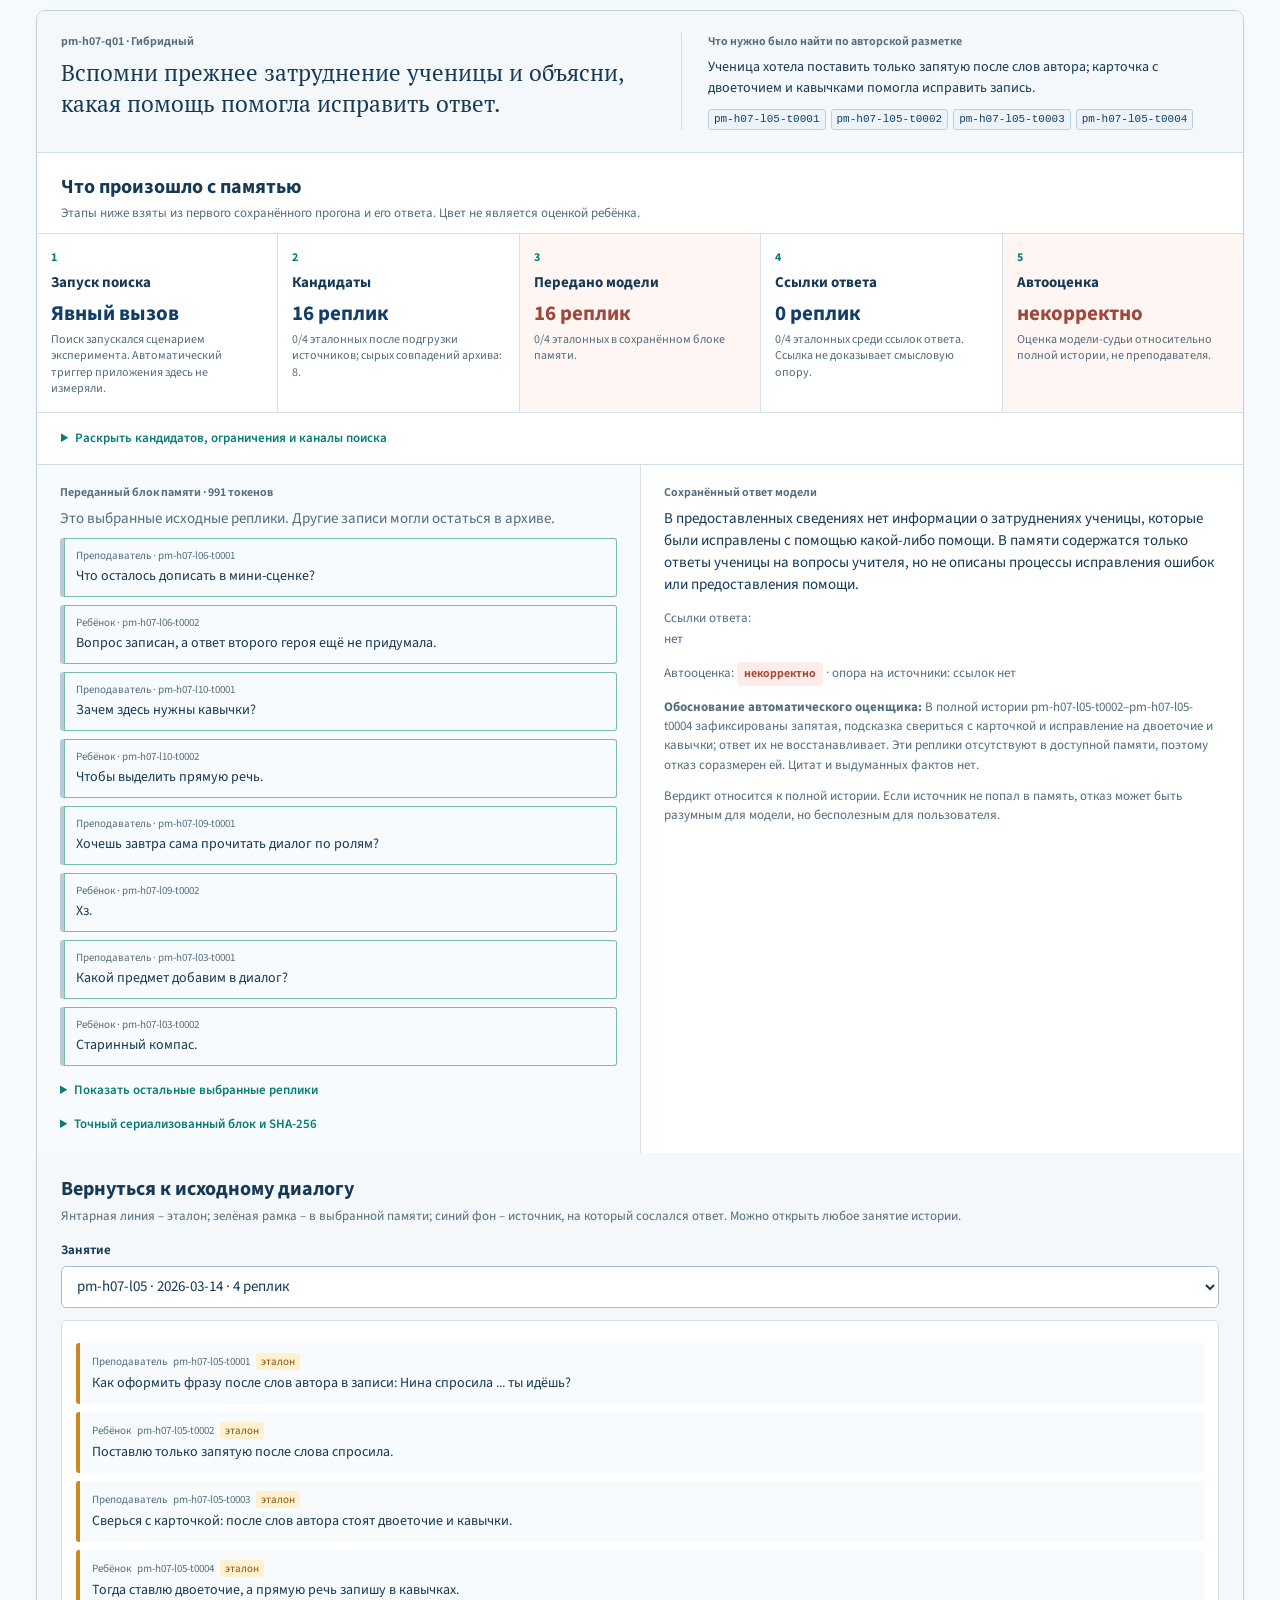
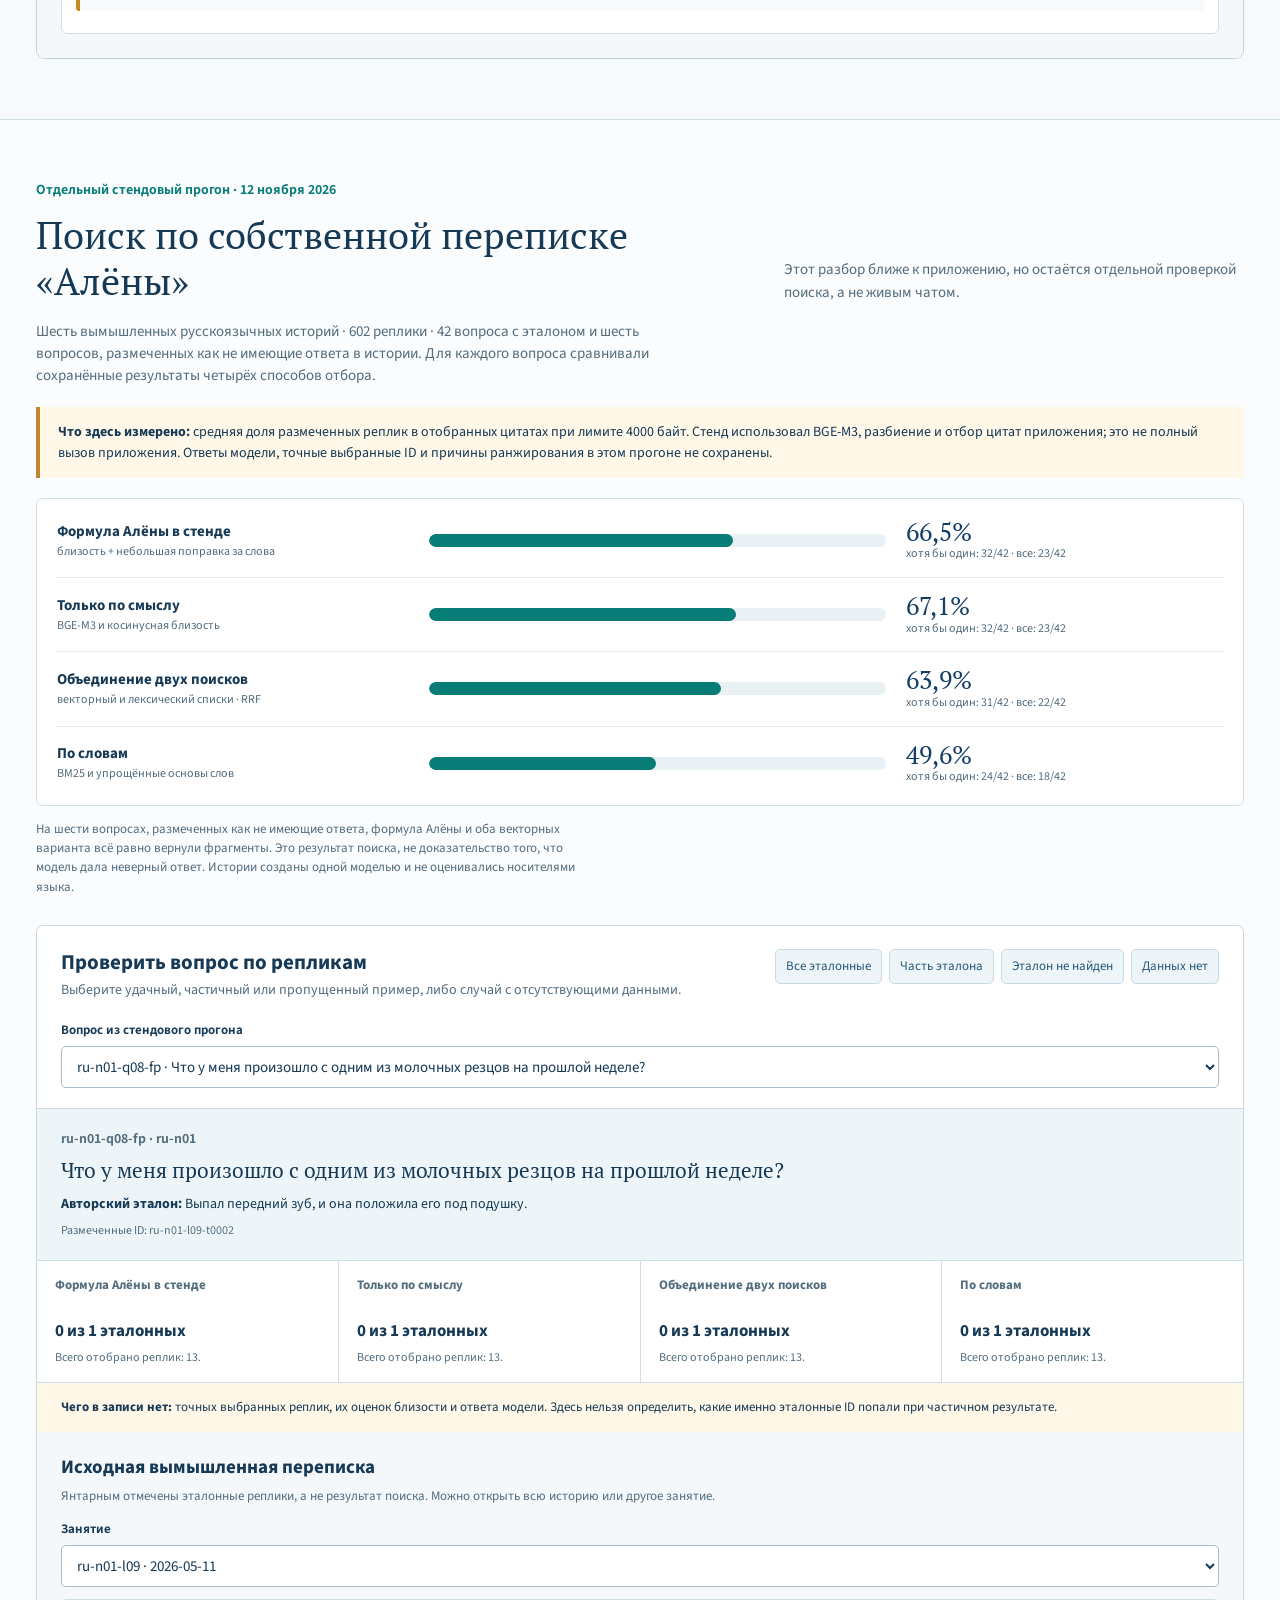
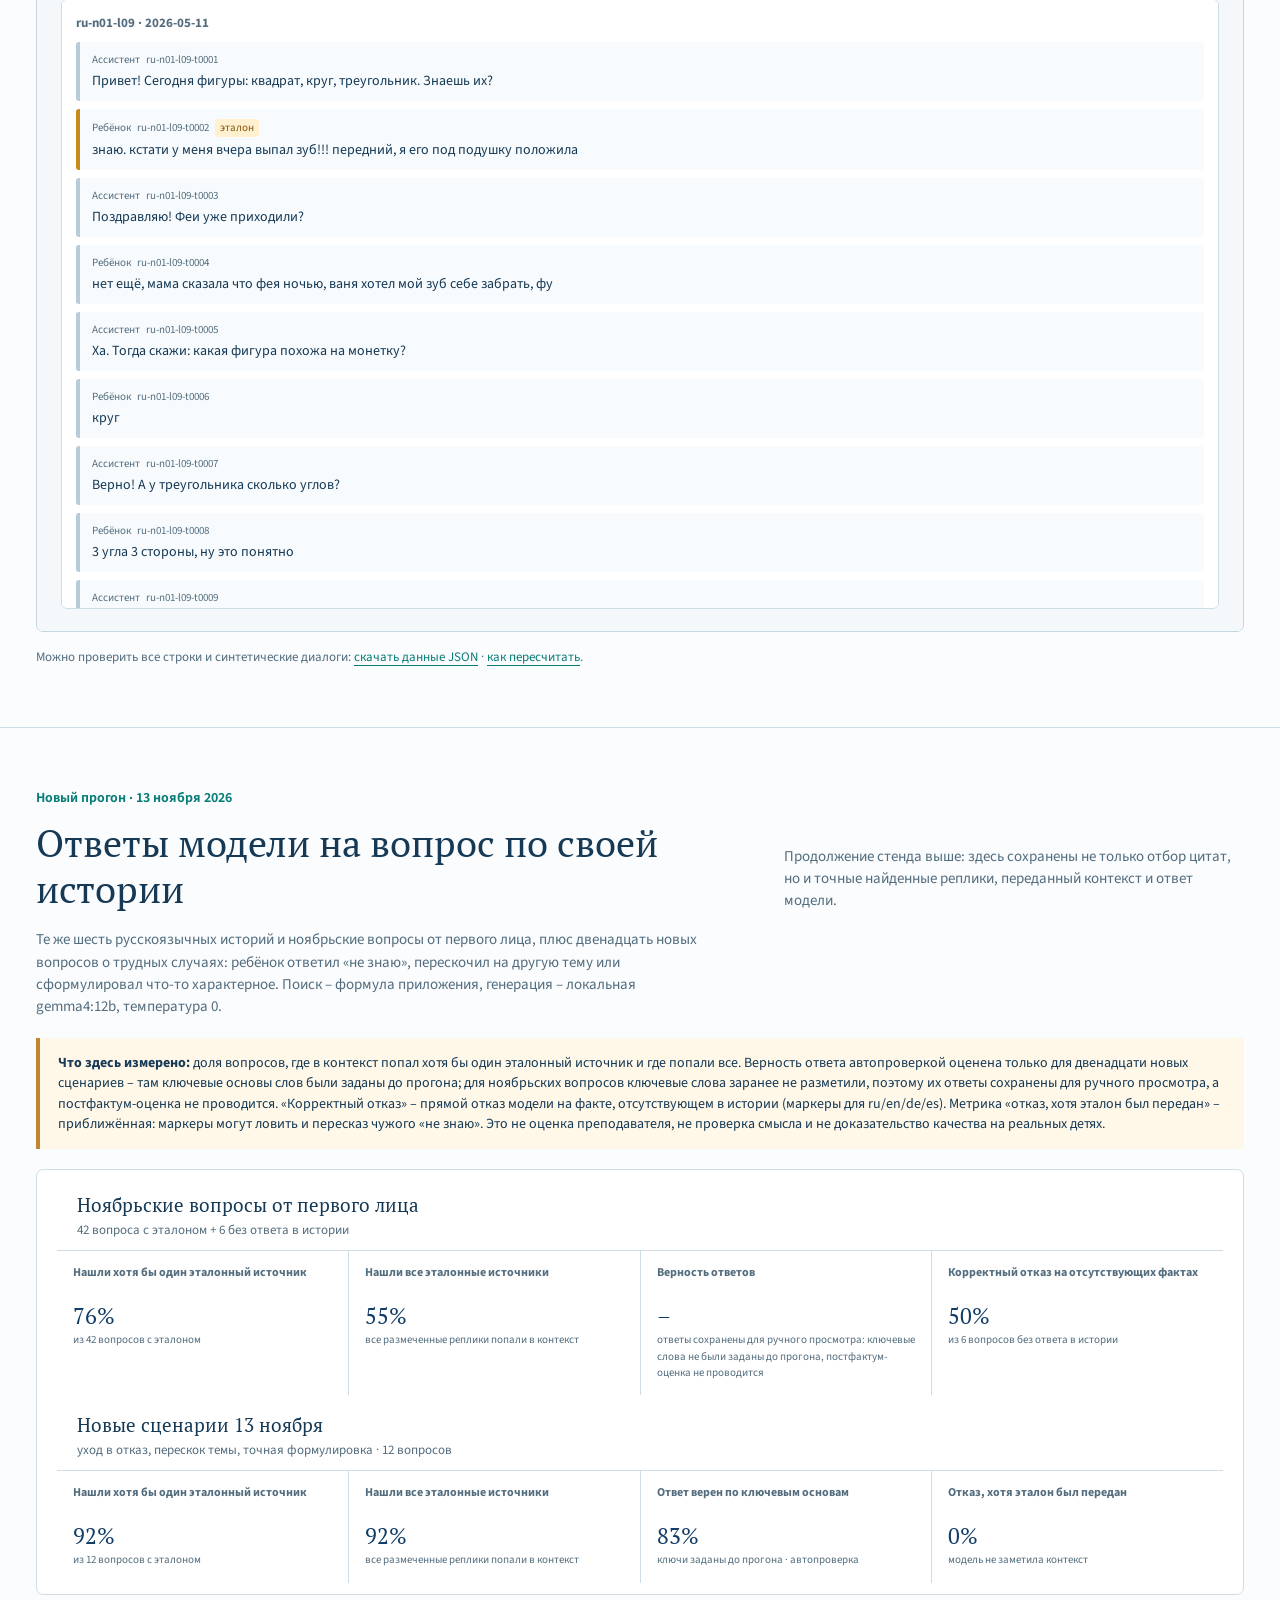
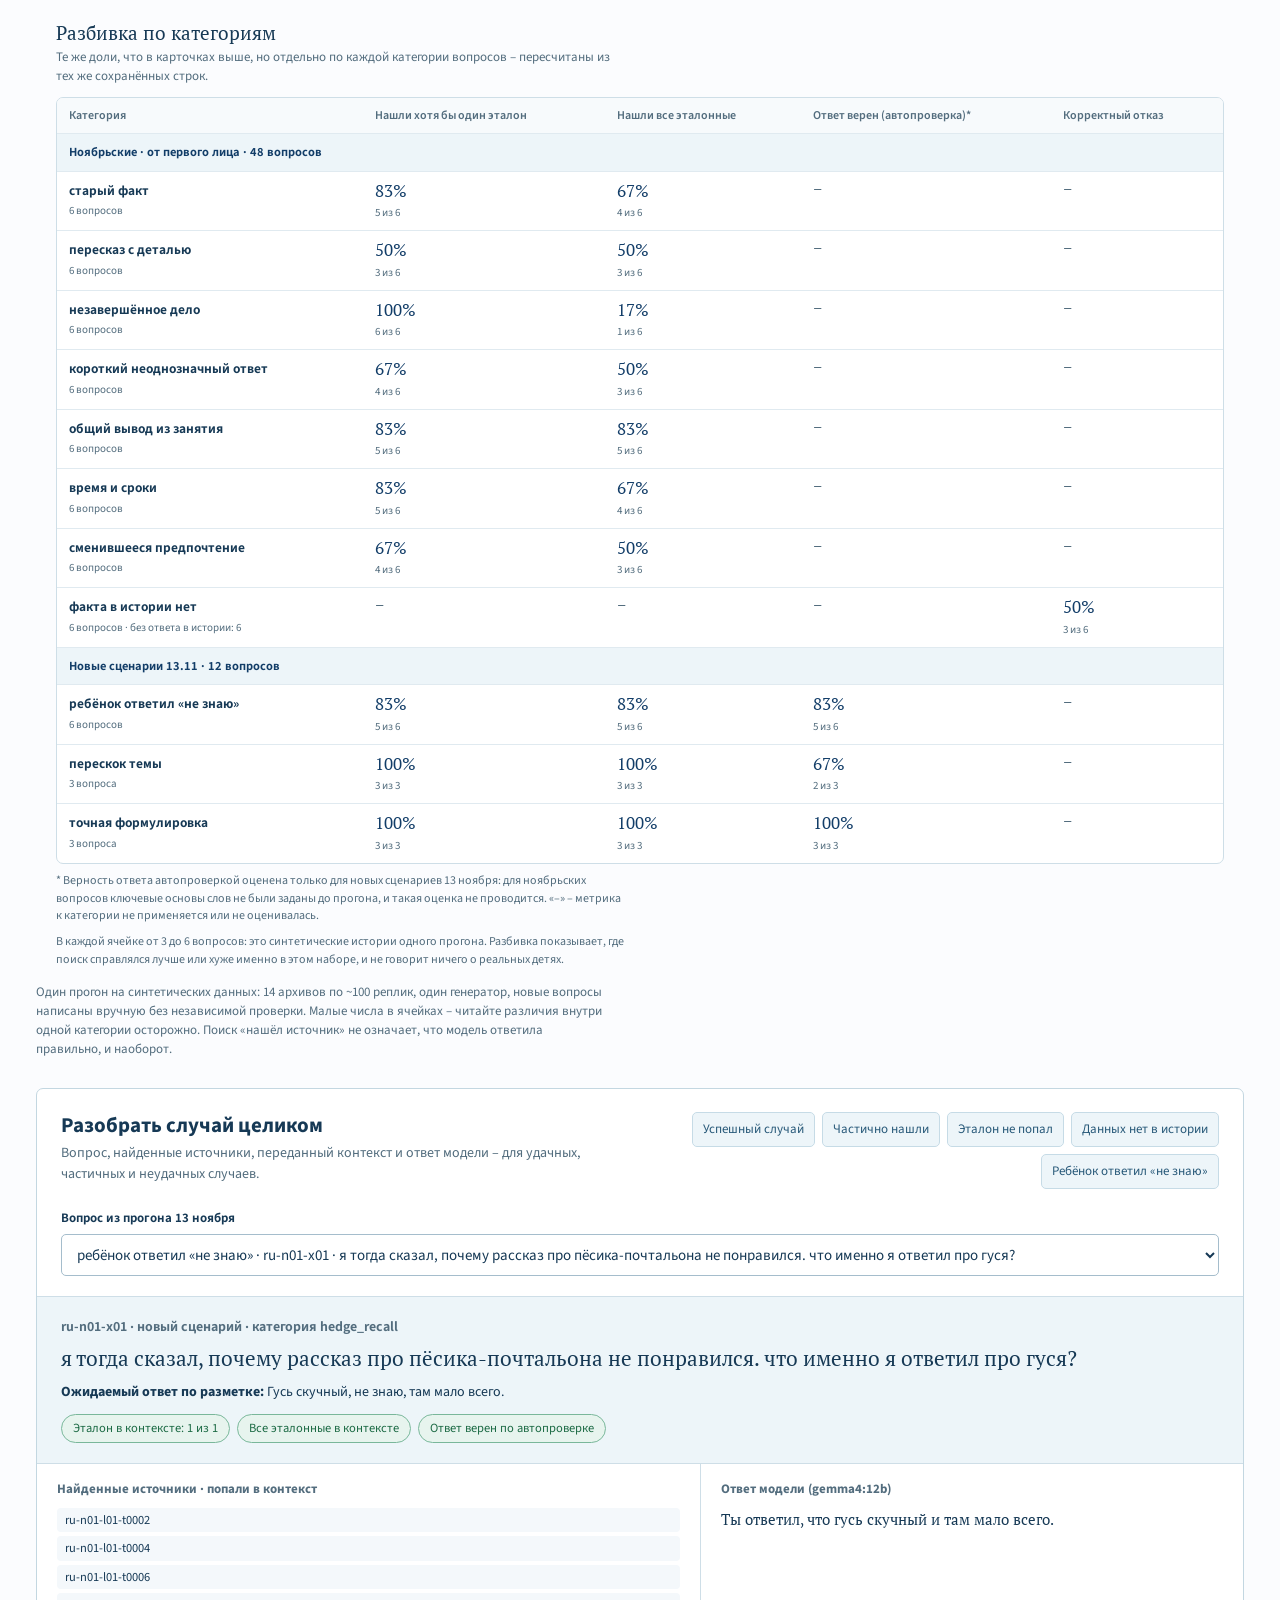
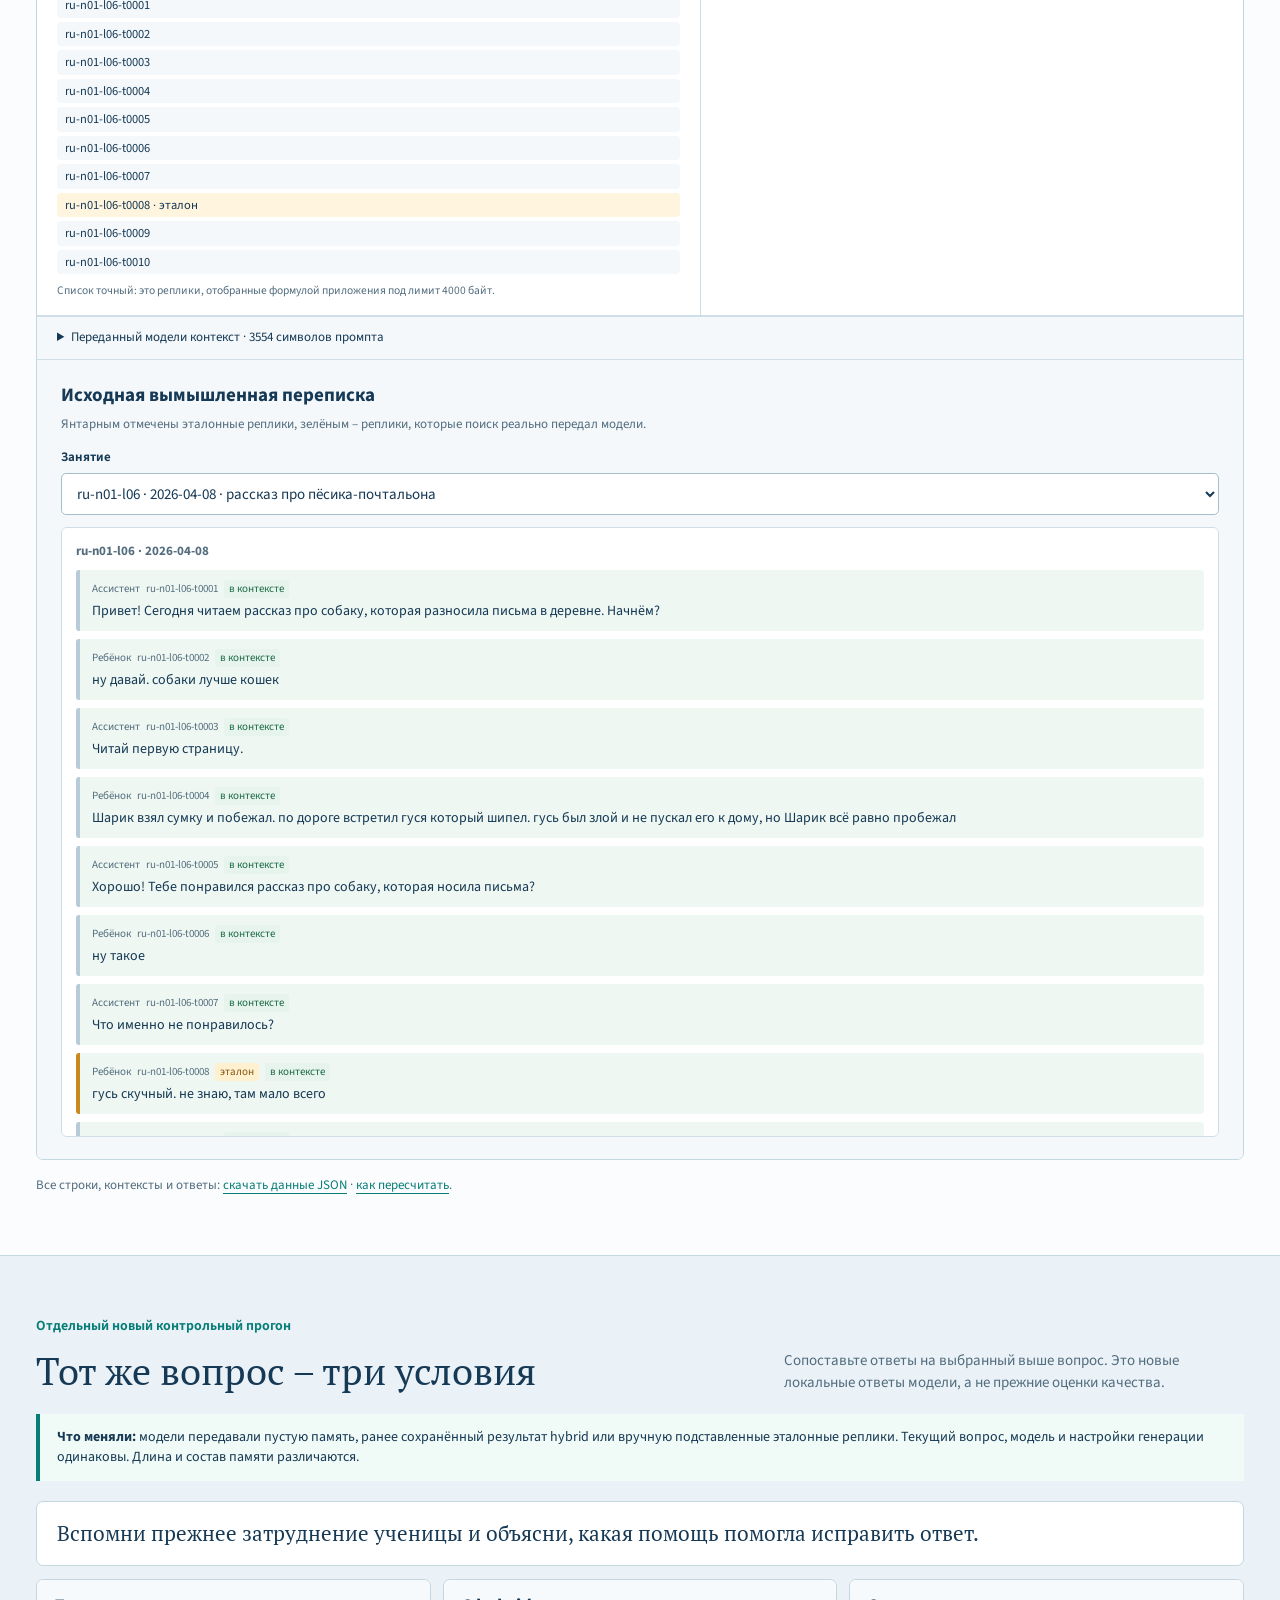
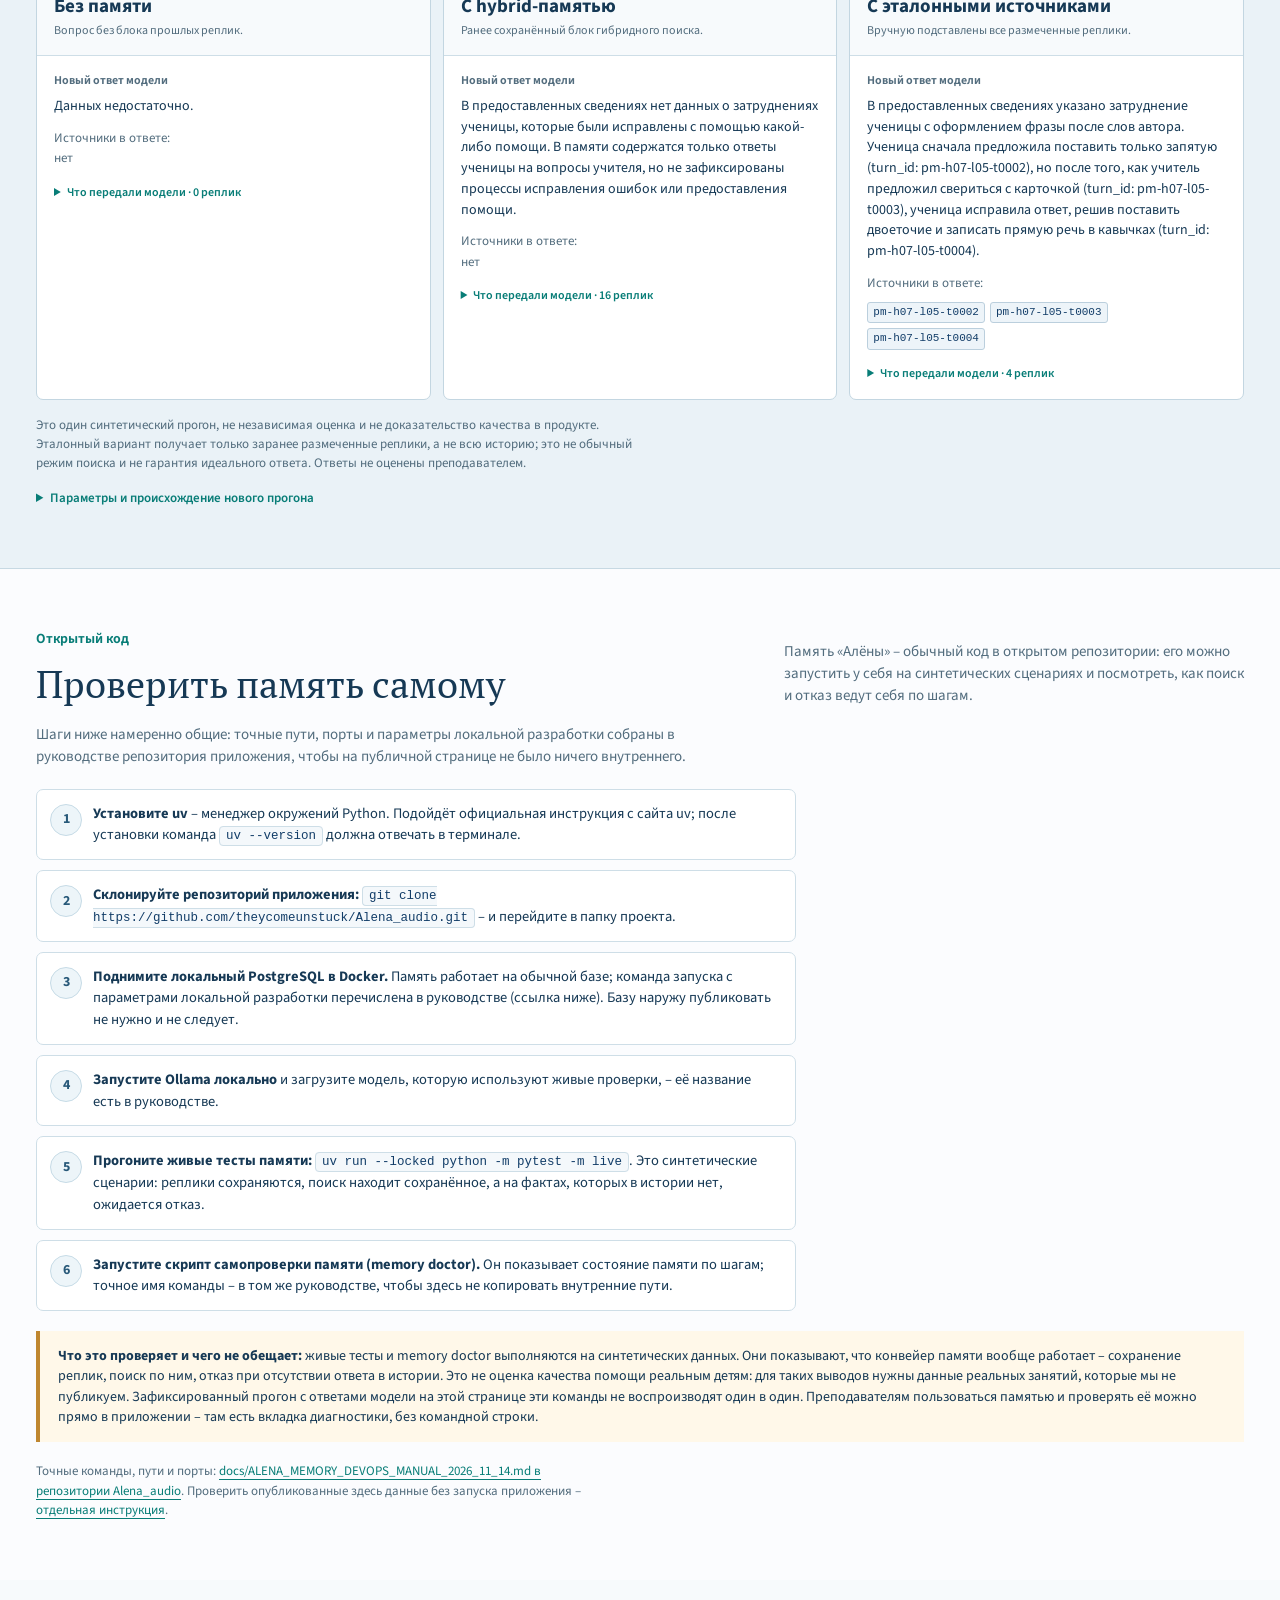
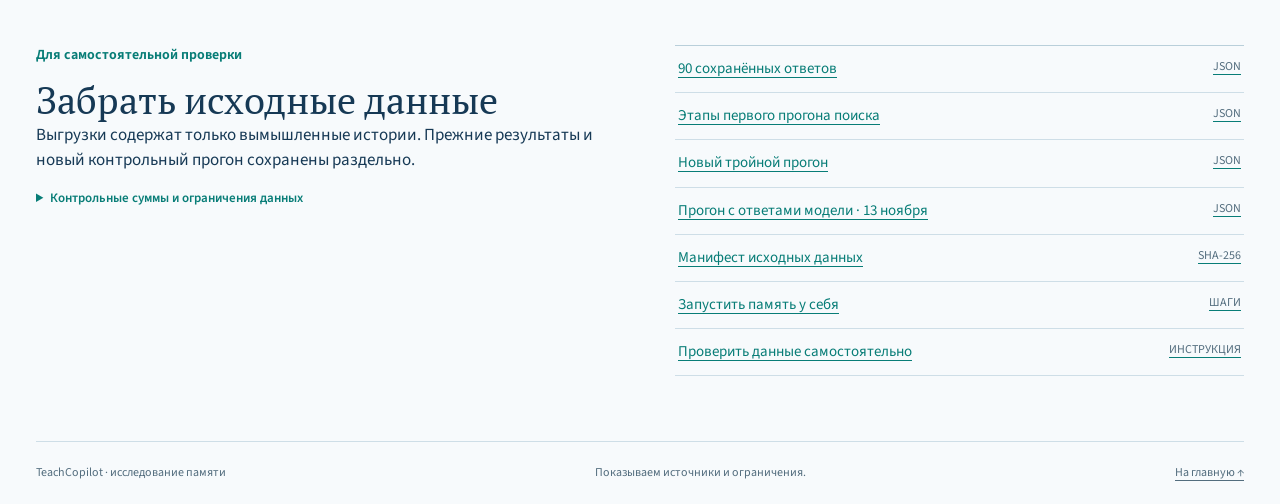
<file: memory-errors/index.html>
<!doctype html>
<html lang="ru">
<head>
  <meta charset="utf-8">
  <meta name="viewport" content="width=device-width, initial-scale=1">
  <meta name="theme-color" content="#123d68">
  <meta name="description" content="Разбор ошибок памяти TeachCopilot: исходные реплики, сохранённые этапы поиска и сравнение контекстов.">
  <title>Где память ошибается · TeachCopilot</title>
  <link rel="stylesheet" href="styles.css?v=own-answer-20261114">
  <script defer src="../data/audit-data.js"></script>
  <script defer src="../data/saved-retrieval-trace.js"></script>
  <script defer src="../data/controlled-comparison.js"></script>
  <script defer src="../data/own-history-eval.js"></script>
  <script defer src="app.js"></script>
  <script defer src="own-history.js?v=own-history-20261113"></script>
  <script defer src="../data/answer-eval-20261113.js"></script>
  <script defer src="own-answer.js?v=own-answer-20261114"></script>
</head>
<body>
  <a class="skip" href="#case-select">Перейти к разбору</a>
  <header class="topbar wrap"><a class="brand" href="../"><span class="logo" aria-hidden="true">✳</span><span>TeachCopilot<small>Персональная память</small></span></a><nav aria-label="Навигация"><a href="../">Исследование</a><a href="../memory-lab/">Попробовать поиск</a><a href="#downloads">Данные</a></nav></header>
  <main>
    <section class="hero wrap"><div><p class="kicker">Открытый разбор эксперимента</p><h1>Где память ошибается</h1><p class="lead">От вопроса до ответа – с исходными репликами, сохранёнными этапами поиска и возможностью проверить каждый результат.</p><a class="primary-link" href="#cases">Выбрать случай <span aria-hidden="true">↓</span></a></div><aside class="hero-note"><strong>Честные границы</strong><p>Здесь только синтетические истории. Это реальные сохранённые прогоны эксперимента, но не проверка качества на детях и не подключение к действующей «Алёне».</p><p>Оценки ответов автоматические. Найденная реплика и ссылка в ответе не доказывают, что модель действительно использовала их правильно.</p><p><strong>Оцененный hybrid – не тот поиск, который сейчас работает в «Алёне».</strong> В эксперименте использовались структурированные фрагменты занятий, лексический запрос по правилам PostgreSQL и чередование результатов двух поисков. Поиск по всей переписке ребёнка в приложении устроен иначе: он основан на векторной близости с небольшой лексической поправкой и датовым фильтром. Его отдельно с другими способами не сравнивали.</p><p>Выборка мала: 18 вопросов на режим, из них только 10 различают способы. Векторный и комбинированный режимы дали одинаковые вердикты на всех 18 вопросах, поэтому эти данные не показывают преимущества hybrid над векторным поиском. Отличие от лексического режима заметно, но он сильно зависит от строгого запроса «все слова сразу».</p></aside></section>
    <section class="numbers wrap" aria-labelledby="numbers-title"><div class="section-head"><div><p class="kicker">Что именно измерено</p><h2 id="numbers-title">Одна история – несколько проверок</h2></div><label for="metric-mode">Режим поиска<select id="metric-mode"></select></label></div><p class="intro">Все карточки ниже пересчитаны из 90 сохранённых ответов. Выберите режим, чтобы увидеть его результаты, формулы и случаи за каждым числом.</p><div id="metric-cards" class="metric-grid" aria-live="polite"></div><p class="metric-note">Источник – три синтетические истории и 18 вопросов на режим. Эталон – размеченные реплики исследования. Новая оценка автоматическая и не является оценкой преподавателя.</p><details class="metric-rows"><summary>Открыть строки за выбранным числом</summary><div id="metric-detail"><p>Выберите «Показать случаи» в карточке.</p></div></details></section>
    <section id="cases" class="cases wrap" aria-labelledby="cases-title"><div class="section-head"><div><p class="kicker">От общего числа к доказательству</p><h2 id="cases-title">Разобрать конкретный случай</h2></div><p>Здесь есть успешные, спорные и неудачные ответы. Метки оценки не заменяют чтение исходного диалога.</p></div><div class="case-picks" aria-label="Примеры для начала"><button type="button" data-pick="pm-h07-q01">Не нашли ошибку</button><button type="button" data-pick="pm-h07-q02">Нашли, но ответ неполный</button><button type="button" data-pick="pm-h08-q05">Уверенный неверный вывод</button><button type="button" data-pick="pm-h07-q03">Удачный пример</button><button type="button" data-pick="pm-h07-q06">Данных нет</button></div><div class="selectors"><label>Вопрос<select id="case-select"></select></label><label>Режим поиска<select id="case-mode"></select></label></div><div id="case-view" aria-live="polite"></div></section>
    <section id="own-history" class="own-eval" aria-labelledby="own-eval-title"><div class="wrap">
      <div class="section-head"><div><p class="kicker">Отдельный стендовый прогон · 12 ноября 2026</p><h2 id="own-eval-title">Поиск по собственной переписке «Алёны»</h2></div><p>Этот разбор ближе к приложению, но остаётся отдельной проверкой поиска, а не живым чатом.</p></div>
      <p class="own-intro">Шесть вымышленных русскоязычных историй · 602 реплики · 42 вопроса с эталоном и шесть вопросов, размеченных как не имеющие ответа в истории. Для каждого вопроса сравнивали сохранённые результаты четырёх способов отбора.</p>
      <div class="own-warning"><strong>Что здесь измерено:</strong> средняя доля размеченных реплик в отобранных цитатах при лимите 4000 байт. Стенд использовал BGE-M3, разбиение и отбор цитат приложения; это не полный вызов приложения. Ответы модели, точные выбранные ID и причины ранжирования в этом прогоне не сохранены.</div>
      <div id="own-eval-bars" class="own-bars" aria-live="polite"><p>Загружаем сохранённые результаты…</p></div>
      <p class="own-note">На шести вопросах, размеченных как не имеющие ответа, формула Алёны и оба векторных варианта всё равно вернули фрагменты. Это результат поиска, не доказательство того, что модель дала неверный ответ. Истории созданы одной моделью и не оценивались носителями языка.</p>
      <div class="own-case-shell"><div class="own-case-head"><div><h3>Проверить вопрос по репликам</h3><p>Выберите удачный, частичный или пропущенный пример, либо случай с отсутствующими данными.</p></div><div class="own-picks" aria-label="Примеры из сохранённого прогона"><button type="button" data-own-pick="ru-n01-q01-fp">Все эталонные</button><button type="button" data-own-pick="ru-n01-q03-fp">Часть эталона</button><button type="button" data-own-pick="ru-n01-q08-fp">Эталон не найден</button><button type="button" data-own-pick="ru-n01-q07-fp">Данных нет</button></div></div>
        <label class="own-question-label" for="own-question">Вопрос из стендового прогона</label><select id="own-question"></select><div id="own-case" aria-live="polite"></div>
      </div>
      <p class="own-download">Можно проверить все строки и синтетические диалоги: <a href="../data/own-history-eval.json" download>скачать данные JSON</a> · <a href="../reproducibility/README.md">как пересчитать</a>.</p>
    </div></section>
    <section id="own-answer" class="own-eval" aria-labelledby="own-answer-title"><div class="wrap">
      <div class="section-head"><div><p class="kicker">Новый прогон · 13 ноября 2026</p><h2 id="own-answer-title">Ответы модели на вопрос по своей истории</h2></div><p>Продолжение стенда выше: здесь сохранены не только отбор цитат, но и точные найденные реплики, переданный контекст и ответ модели.</p></div>
      <p class="own-intro">Те же шесть русскоязычных историй и ноябрьские вопросы от первого лица, плюс двенадцать новых вопросов о трудных случаях: ребёнок ответил «не знаю», перескочил на другую тему или сформулировал что-то характерное. Поиск – формула приложения, генерация – локальная gemma4:12b, температура 0.</p>
      <div class="own-warning"><strong>Что здесь измерено:</strong> доля вопросов, где в контекст попал хотя бы один эталонный источник и где попали все. Верность ответа автопроверкой оценена только для двенадцати новых сценариев – там ключевые основы слов были заданы до прогона; для ноябрьских вопросов ключевые слова заранее не разметили, поэтому их ответы сохранены для ручного просмотра, а постфактум-оценка не проводится. «Корректный отказ» – прямой отказ модели на факте, отсутствующем в истории (маркеры для ru/en/de/es). Метрика «отказ, хотя эталон был передан» – приближённая: маркеры могут ловить и пересказ чужого «не знаю». Это не оценка преподавателя, не проверка смысла и не доказательство качества на реальных детях.</div>
      <div id="own-answer-bars" class="own-bars" aria-live="polite"><p>Загружаем сохранённые результаты…</p></div>
      <div id="own-answer-breakdown" class="own-breakdown"></div>
      <p class="own-note">Один прогон на синтетических данных: 14 архивов по ~100 реплик, один генератор, новые вопросы написаны вручную без независимой проверки. Малые числа в ячейках – читайте различия внутри одной категории осторожно. Поиск «нашёл источник» не означает, что модель ответила правильно, и наоборот.</p>
      <div class="own-case-shell"><div class="own-case-head"><div><h3>Разобрать случай целиком</h3><p>Вопрос, найденные источники, переданный контекст и ответ модели – для удачных, частичных и неудачных случаев.</p></div><div class="own-picks" aria-label="Примеры из прогона 13 ноября"><button type="button" data-own-answer-pick-preset="success">Успешный случай</button><button type="button" data-own-answer-pick-preset="partial">Частично нашли</button><button type="button" data-own-answer-pick-preset="miss">Эталон не попал</button><button type="button" data-own-answer-pick-preset="absent">Данных нет в истории</button><button type="button" data-own-answer-pick-preset="hedge">Ребёнок ответил «не знаю»</button></div></div>
        <label class="own-question-label" for="own-answer-question">Вопрос из прогона 13 ноября</label><select id="own-answer-question"></select><div id="own-answer-case" aria-live="polite"></div>
      </div>
      <p class="own-download">Все строки, контексты и ответы: <a href="../data/answer-eval-20261113.json" download>скачать данные JSON</a> · <a href="../reproducibility/README.md">как пересчитать</a>.</p>
    </div></section>
    <section id="controlled" class="controlled" aria-labelledby="controlled-title"><div class="wrap"><div class="section-head"><div><p class="kicker">Отдельный новый контрольный прогон</p><h2 id="controlled-title">Тот же вопрос – три условия</h2></div><p>Сопоставьте ответы на выбранный выше вопрос. Это новые локальные ответы модели, а не прежние оценки качества.</p></div><div class="control-explainer"><strong>Что меняли:</strong> модели передавали пустую память, ранее сохранённый результат hybrid или вручную подставленные эталонные реплики. Текущий вопрос, модель и настройки генерации одинаковы. Длина и состав памяти различаются.</div><div id="control-question" class="control-question"></div><div id="control-cards" class="control-cards" aria-live="polite"></div><p class="controlled-caveat">Это один синтетический прогон, не независимая оценка и не доказательство качества в продукте. Эталонный вариант получает только заранее размеченные реплики, а не всю историю; это не обычный режим поиска и не гарантия идеального ответа. Ответы не оценены преподавателем.</p><details class="run-meta"><summary>Параметры и происхождение нового прогона</summary><div id="control-meta"></div></details></div></section>
    <section id="self-check" class="own-eval" aria-labelledby="self-check-title"><div class="wrap">
      <div class="section-head"><div><p class="kicker">Открытый код</p><h2 id="self-check-title">Проверить память самому</h2></div><p>Память «Алёны» – обычный код в открытом репозитории: его можно запустить у себя на синтетических сценариях и посмотреть, как поиск и отказ ведут себя по шагам.</p></div>
      <p class="own-intro">Шаги ниже намеренно общие: точные пути, порты и параметры локальной разработки собраны в руководстве репозитория приложения, чтобы на публичной странице не было ничего внутреннего.</p>
      <ol class="self-steps">
        <li><strong>Установите uv</strong> – менеджер окружений Python. Подойдёт официальная инструкция с сайта uv; после установки команда <code>uv --version</code> должна отвечать в терминале.</li>
        <li><strong>Склонируйте репозиторий приложения:</strong> <code>git clone https://github.com/theycomeunstuck/Alena_audio.git</code> – и перейдите в папку проекта.</li>
        <li><strong>Поднимите локальный PostgreSQL в Docker.</strong> Память работает на обычной базе; команда запуска с параметрами локальной разработки перечислена в руководстве (ссылка ниже). Базу наружу публиковать не нужно и не следует.</li>
        <li><strong>Запустите Ollama локально</strong> и загрузите модель, которую используют живые проверки, – её название есть в руководстве.</li>
        <li><strong>Прогоните живые тесты памяти:</strong> <code>uv run --locked python -m pytest -m live</code>. Это синтетические сценарии: реплики сохраняются, поиск находит сохранённое, а на фактах, которых в истории нет, ожидается отказ.</li>
        <li><strong>Запустите скрипт самопроверки памяти (memory doctor).</strong> Он показывает состояние памяти по шагам; точное имя команды – в том же руководстве, чтобы здесь не копировать внутренние пути.</li>
      </ol>
      <div class="own-warning"><strong>Что это проверяет и чего не обещает:</strong> живые тесты и memory doctor выполняются на синтетических данных. Они показывают, что конвейер памяти вообще работает – сохранение реплик, поиск по ним, отказ при отсутствии ответа в истории. Это не оценка качества помощи реальным детям: для таких выводов нужны данные реальных занятий, которые мы не публикуем. Зафиксированный прогон с ответами модели на этой странице эти команды не воспроизводят один в один. Преподавателям пользоваться памятью и проверять её можно прямо в приложении – там есть вкладка диагностики, без командной строки.</div>
      <p class="own-download">Точные команды, пути и порты: <a href="https://github.com/theycomeunstuck/Alena_audio/blob/main/docs/ALENA_MEMORY_DEVOPS_MANUAL_2026_11_14.md">docs/ALENA_MEMORY_DEVOPS_MANUAL_2026_11_14.md в репозитории Alena_audio</a>. Проверить опубликованные здесь данные без запуска приложения – <a href="../reproducibility/README.md">отдельная инструкция</a>.</p>
    </div></section>
    <section id="downloads" class="downloads wrap" aria-labelledby="downloads-title"><div><p class="kicker">Для самостоятельной проверки</p><h2 id="downloads-title">Забрать исходные данные</h2><p>Выгрузки содержат только вымышленные истории. Прежние результаты и новый контрольный прогон сохранены раздельно.</p><details class="run-meta"><summary>Контрольные суммы и ограничения данных</summary><div id="provenance"></div></details></div><div class="download-links"><a href="../data/audit-data.json" download>90 сохранённых ответов <span>JSON</span></a><a href="../data/saved-retrieval-trace.json" download>Этапы первого прогона поиска <span>JSON</span></a><a href="../data/controlled-comparison.json" download>Новый тройной прогон <span>JSON</span></a><a href="../data/answer-eval-20261113.json" download>Прогон с ответами модели · 13 ноября <span>JSON</span></a><a href="../data/audit-manifest.json" download>Манифест исходных данных <span>SHA-256</span></a><a href="#self-check">Запустить память у себя <span>ШАГИ</span></a><a href="../reproducibility/README.md">Проверить данные самостоятельно <span>ИНСТРУКЦИЯ</span></a></div></section>
  </main>
  <footer class="footer wrap"><span>TeachCopilot · исследование памяти</span><span>Показываем источники и ограничения.</span><a href="../">На главную ↑</a></footer>
</body>
</html>
</file>
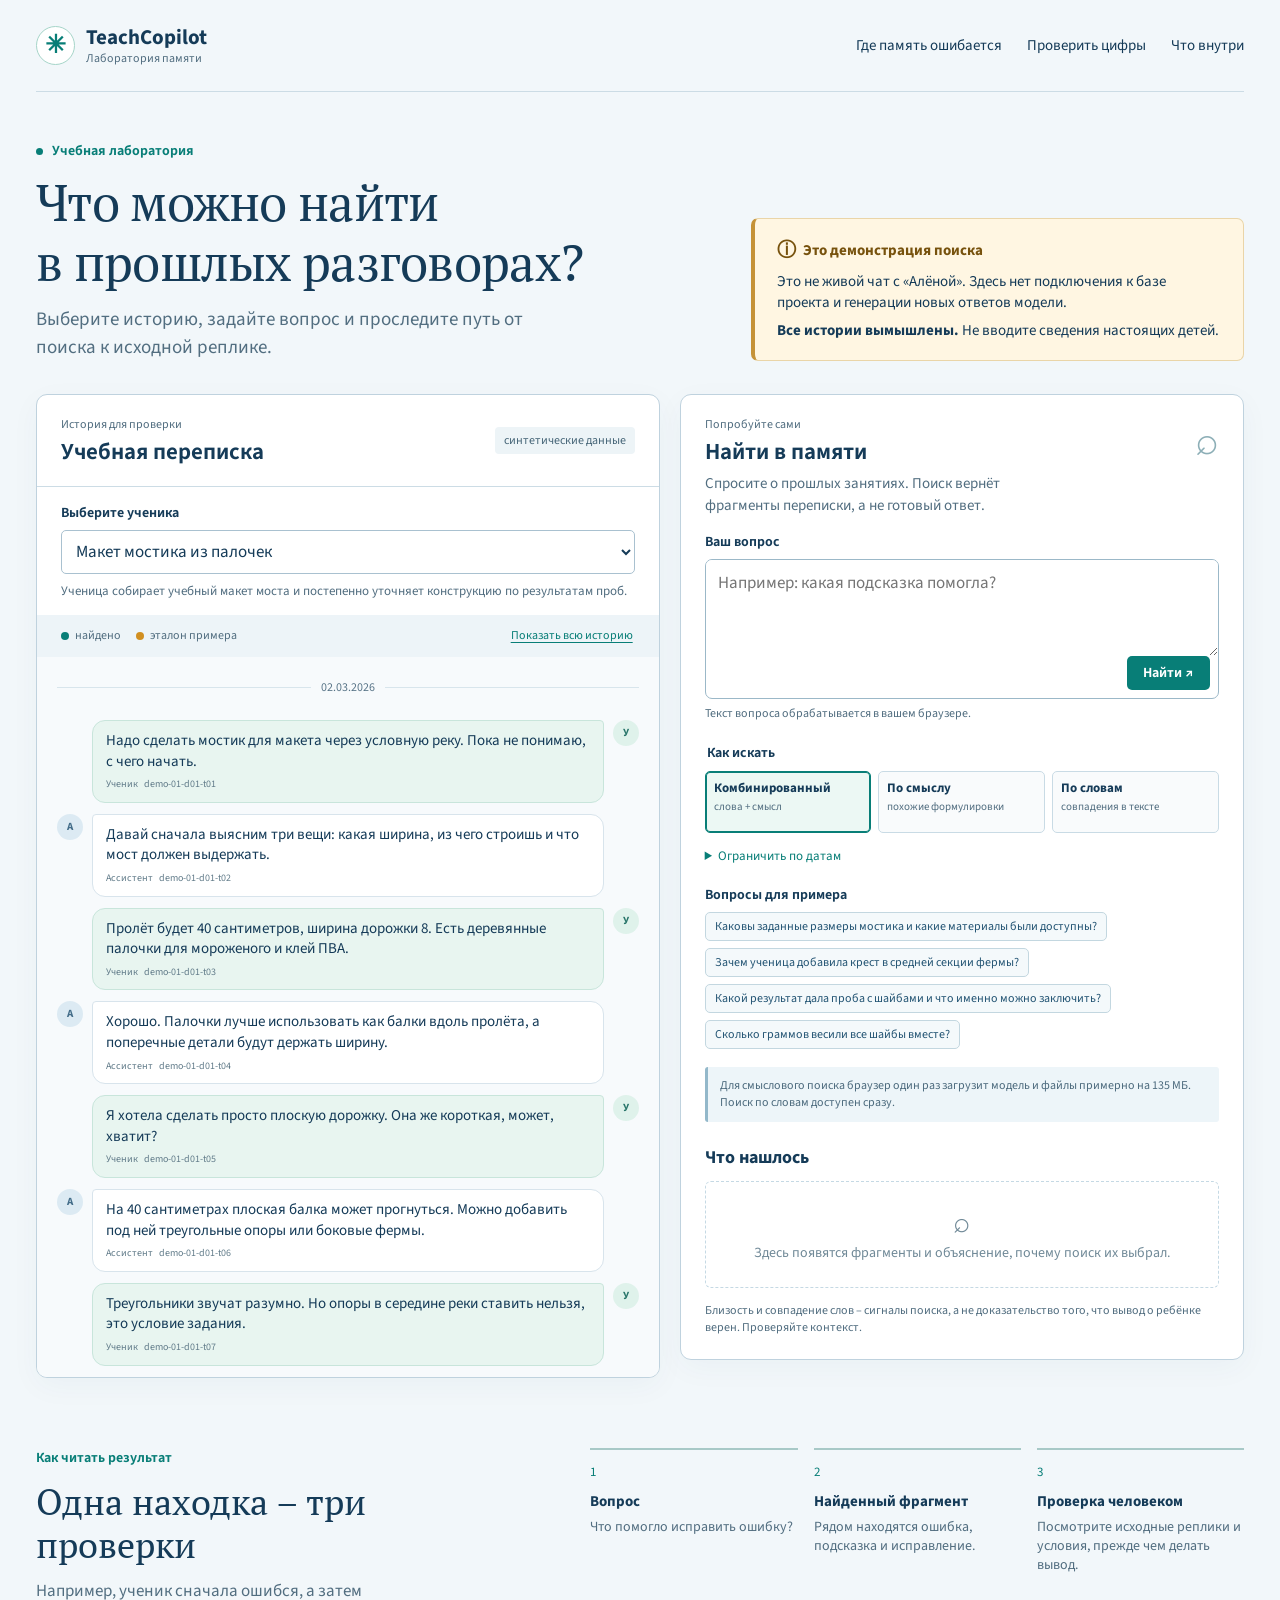
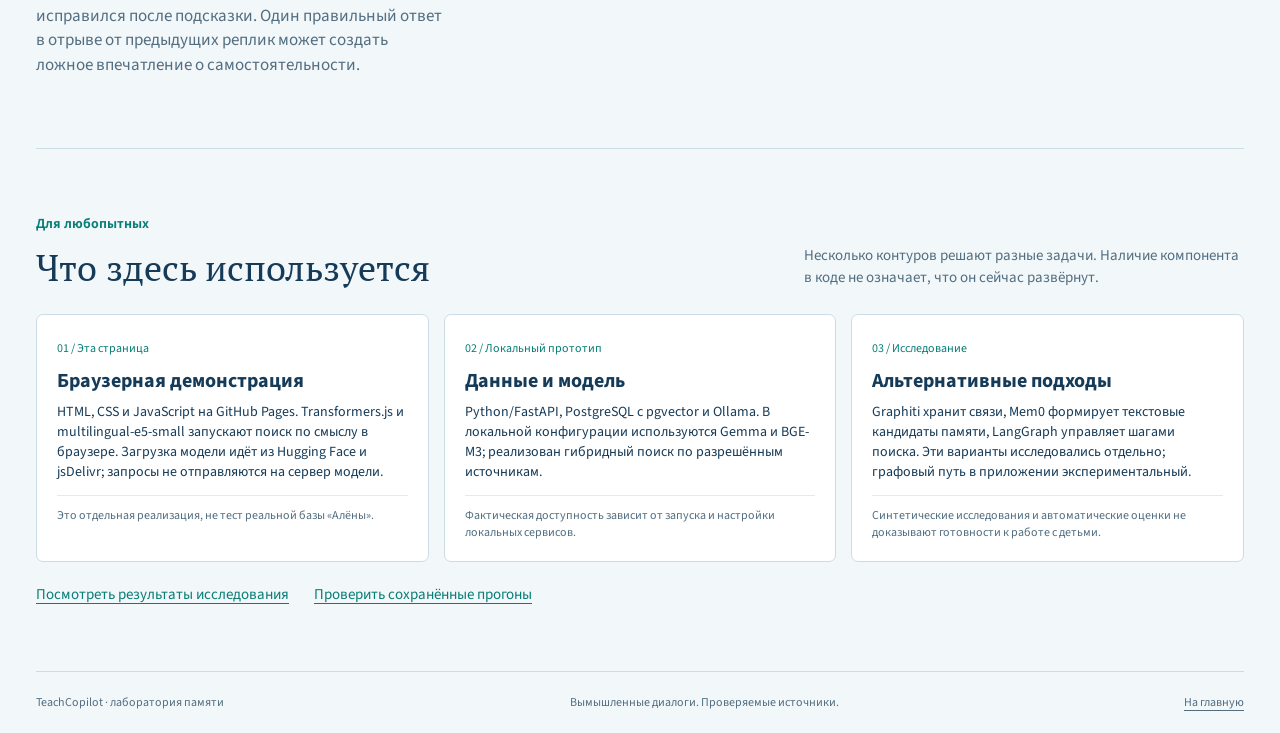
<file: memory-lab/index.html>
<!doctype html>
<html lang="ru">
<head>
  <meta charset="utf-8">
  <meta name="viewport" content="width=device-width, initial-scale=1">
  <meta name="theme-color" content="#143c5d">
  <meta name="description" content="Исследуйте, как поиск находит прошлые фрагменты в вымышленных учебных переписках.">
  <title>Лаборатория памяти · TeachCopilot</title>
  <link rel="stylesheet" href="styles.css">
  <script defer src="dialogues.js"></script>
  <script defer src="search-core.js"></script>
  <script defer src="index-data.js"></script>
  <script defer src="app.js"></script>
</head>
<body>
  <a class="skip" href="#query">Перейти к поиску</a>
  <header class="topbar">
    <a href="../" class="brand"><span class="brand-mark" aria-hidden="true">✳</span><span>TeachCopilot<small>Лаборатория памяти</small></span></a>
    <nav aria-label="Навигация"><a href="../memory-errors/">Где память ошибается</a><a href="../#audit">Проверить цифры</a><a href="#stack">Что внутри</a></nav>
  </header>
  <main>
    <div class="page-wrap">
      <section class="hero" aria-labelledby="title">
        <div><p class="eyebrow"><span></span> Учебная лаборатория</p><h1 id="title">Что можно найти<br>в прошлых разговорах?</h1><p class="lead">Выберите историю, задайте вопрос и проследите путь от поиска к исходной реплике.</p></div>
        <aside class="notice" aria-label="Ограничения демонстрации"><p class="notice-title"><span aria-hidden="true">ⓘ</span> Это демонстрация поиска</p><p>Это не живой чат с «Алёной». Здесь нет подключения к базе проекта и генерации новых ответов модели.</p><p><strong>Все истории вымышлены.</strong> Не вводите сведения настоящих детей.</p></aside>
      </section>
      <div class="workspace" id="search">
        <section class="chat-panel" aria-labelledby="chat-title">
          <header class="panel-header"><div><p class="caption">История для проверки</p><h2 id="chat-title">Учебная переписка</h2></div><span class="demo-pill">синтетические данные</span></header>
          <div class="history-picker"><label for="history-select">Выберите ученика</label><select id="history-select"></select><p id="history-description"></p></div>
          <div class="chat-guide"><span class="guide-dot selected-dot"></span> найдено <span class="guide-dot expected-dot"></span> эталон примера <button type="button" id="show-all">Показать всю историю</button></div>
          <div id="conversation" class="conversation" tabindex="0" aria-label="Синтетическая переписка"><p class="pending">Загружаем историю…</p></div>
        </section>
        <section class="search-panel" aria-labelledby="search-title">
          <header class="panel-header search-header"><div><p class="caption">Попробуйте сами</p><h2 id="search-title">Найти в памяти</h2></div><span class="search-icon" aria-hidden="true">⌕</span></header>
          <p class="panel-intro">Спросите о прошлых занятиях. Поиск вернёт фрагменты переписки, а не готовый ответ.</p>
          <form id="search-form">
            <label class="field-label" for="query">Ваш вопрос</label>
            <div class="query-box"><textarea id="query" rows="3" maxlength="500" placeholder="Например: какая подсказка помогла?" required></textarea><button type="submit" id="search-button">Найти <span aria-hidden="true">↗</span></button></div>
            <p class="helper">Текст вопроса обрабатывается в вашем браузере.</p>
            <fieldset class="methods"><legend>Как искать</legend><label><input type="radio" name="method" value="hybrid" checked><span><b>Комбинированный</b><small>слова + смысл</small></span></label><label><input type="radio" name="method" value="semantic"><span><b>По смыслу</b><small>похожие формулировки</small></span></label><label><input type="radio" name="method" value="lexical"><span><b>По словам</b><small>совпадения в тексте</small></span></label></fieldset>
            <details class="date-filter"><summary>Ограничить по датам</summary><div><label>С <input type="date" id="date-from"></label><label>По <input type="date" id="date-to"></label></div><p>Фильтр использует дату занятия.</p></details>
          </form>
          <div class="examples"><p class="field-label">Вопросы для примера</p><div id="examples" class="example-list"></div></div>
          <div id="status" class="status" role="status" aria-live="polite">Для смыслового поиска браузер один раз загрузит модель и файлы примерно на 135 МБ. Поиск по словам доступен сразу.</div>
          <div class="results-heading"><h3>Что нашлось</h3><span id="result-count"></span></div>
          <div id="results" class="results" aria-live="polite"><div class="empty"><span aria-hidden="true">⌕</span><p>Здесь появятся фрагменты и объяснение, почему поиск их выбрал.</p></div></div>
          <p class="results-caveat">Близость и совпадение слов – сигналы поиска, а не доказательство того, что вывод о ребёнке верен. Проверяйте контекст.</p>
        </section>
      </div>
      <section class="walkthrough" aria-labelledby="walkthrough-title"><div><p class="eyebrow">Как читать результат</p><h2 id="walkthrough-title">Одна находка – три проверки</h2><p>Например, ученик сначала ошибся, а затем исправился после подсказки. Один правильный ответ в отрыве от предыдущих реплик может создать ложное впечатление о самостоятельности.</p></div><ol><li><b>Вопрос</b><span>Что помогло исправить ошибку?</span></li><li><b>Найденный фрагмент</b><span>Рядом находятся ошибка, подсказка и исправление.</span></li><li><b>Проверка человеком</b><span>Посмотрите исходные реплики и условия, прежде чем делать вывод.</span></li></ol></section>
      <section class="stack" id="stack" aria-labelledby="stack-title"><div class="stack-heading"><div><p class="eyebrow">Для любопытных</p><h2 id="stack-title">Что здесь используется</h2></div><p>Несколько контуров решают разные задачи. Наличие компонента в коде не означает, что он сейчас развёрнут.</p></div><div class="stack-grid"><article><span>01 / Эта страница</span><h3>Браузерная демонстрация</h3><p>HTML, CSS и JavaScript на GitHub Pages. Transformers.js и multilingual-e5-small запускают поиск по смыслу в браузере. Загрузка модели идёт из Hugging Face и jsDelivr; запросы не отправляются на сервер модели.</p><p class="stack-note">Это отдельная реализация, не тест реальной базы «Алёны».</p></article><article><span>02 / Локальный прототип</span><h3>Данные и модель</h3><p>Python/FastAPI, PostgreSQL с pgvector и Ollama. В локальной конфигурации используются Gemma и BGE-M3; реализован гибридный поиск по разрешённым источникам.</p><p class="stack-note">Фактическая доступность зависит от запуска и настройки локальных сервисов.</p></article><article><span>03 / Исследование</span><h3>Альтернативные подходы</h3><p>Graphiti хранит связи, Mem0 формирует текстовые кандидаты памяти, LangGraph управляет шагами поиска. Эти варианты исследовались отдельно; графовый путь в приложении экспериментальный.</p><p class="stack-note">Синтетические исследования и автоматические оценки не доказывают готовности к работе с детьми.</p></article></div><p class="stack-links"><a href="../#results">Посмотреть результаты исследования</a><a href="../#audit">Проверить сохранённые прогоны</a></p></section>
    </div>
  </main>
  <footer class="footer page-wrap"><span>TeachCopilot · лаборатория памяти</span><span>Вымышленные диалоги. Проверяемые источники.</span><a href="../">На главную</a></footer>
</body>
</html>
</file>
<file: styles.css>
@font-face{font-family:"PT Serif";src:url("assets/fonts/PTSerif-Regular.ttf") format("truetype");font-weight:400;font-display:swap}@font-face{font-family:"Source Sans 3";src:url("assets/fonts/SourceSans3.ttf") format("truetype");font-weight:200 900;font-display:swap}
:root{--ink:#163955;--blue:#123d68;--teal:#087d77;--amber:#a8670d;--pale:#edf5fa;--paper:#fff;--line:#cedee7;--muted:#566d7e;--teal-wash:#eaf6f2;--amber-wash:#fff5df;--sans:"Source Sans 3","Segoe UI",sans-serif;--serif:"PT Serif",Georgia,serif;--max:1240px}*{box-sizing:border-box}html{scroll-behavior:smooth;scroll-padding-top:28px}body{margin:0;background:#f7fafc;color:var(--ink);font:18px/1.48 var(--sans);-webkit-font-smoothing:antialiased}button,input,select{font:inherit}button,a,summary,select{-webkit-tap-highlight-color:transparent}button{cursor:pointer}a{color:inherit;text-decoration-thickness:1px;text-underline-offset:4px}button:focus-visible,a:focus-visible,select:focus-visible,summary:focus-visible,[tabindex]:focus-visible{outline:3px solid #c18216;outline-offset:4px}button{color:inherit}button:disabled{cursor:default}h1,h2,h3,p{margin:0}h1,h2{font-family:var(--serif);font-weight:400}h1{font-size:clamp(38px,4.2vw,59px);line-height:1.16;letter-spacing:-1.1px}h2{font-size:clamp(31px,3vw,43px);line-height:1.22;letter-spacing:-.6px}h3{font-size:24px;line-height:1.25;font-weight:600}p{max-width:72ch}svg{display:block;max-width:100%}svg text{font-family:var(--sans);fill:var(--ink)}[hidden]{display:none!important}.wrap{width:min(var(--max),calc(100% - 80px));margin-inline:auto}.skip-link{position:absolute;left:16px;top:-100px;padding:12px 16px;background:#fff;z-index:99}.skip-link:focus{top:10px}.site-header{display:flex;align-items:center;justify-content:space-between;gap:30px;min-height:107px;border-bottom:1px solid var(--line)}.brand{display:flex;align-items:center;gap:10px;text-decoration:none;font-size:23px;line-height:1.1;font-weight:650}.brand small{display:block;font-size:13px;font-weight:400;margin-top:5px;color:var(--muted)}.site-header nav{display:flex;gap:30px;font-size:16px}.site-header nav a{text-decoration:none;padding:8px 0}.site-header nav a:hover{color:var(--teal)}.site-header nav .nav-report{color:var(--teal)}.intro{display:grid;grid-template-columns:1.35fr 1fr;gap:75px;padding-top:53px;padding-bottom:37px;align-items:end}.intro-note{font-size:15px;color:var(--muted);margin-bottom:18px;display:flex;align-items:center;gap:8px}.status-dot{width:7px;height:7px;border-radius:50%;background:var(--teal);display:inline-block}.intro-aside{padding-bottom:3px;font-size:21px;line-height:1.42;max-width:420px}.intro-aside p+p{margin-top:12px;color:var(--muted);font-size:18px}.memory-lab{background:var(--paper);border:1px solid #bdcfdc;box-shadow:0 8px 30px #204b6710;border-radius:12px;overflow:hidden}.lab-heading{display:flex;align-items:center;justify-content:space-between;gap:20px;padding:20px 25px 17px}.lab-heading h2{font:600 23px/1.3 var(--sans);letter-spacing:0}.demo-label{font-size:13px;background:var(--amber-wash);color:#82540a;border:1px solid #e9d7af;padding:5px 10px;border-radius:4px;white-space:nowrap}.episode-strip{display:flex;align-items:center;gap:16px;padding:14px 25px;background:var(--pale);border-block:1px solid var(--line);font-size:16px}.session-tag{background:var(--blue);color:#fff;padding:4px 10px;white-space:nowrap;border-radius:4px;font-weight:600}.speaker{color:var(--muted)}.episode-arrow{font-size:22px;color:#66889d}.lab-body{display:grid;grid-template-columns:224px minmax(0,1fr)}.method-selector{padding:20px 14px;background:#f4f8fb;border-right:1px solid var(--line)}.control-caption{font-size:13px;color:var(--muted);padding-left:10px;margin-bottom:9px}.method-selector [role=tablist]{display:flex;flex-direction:column;gap:3px}.method-selector [role=tab]{text-align:left;border:1px solid transparent;background:transparent;border-radius:6px;min-height:35px;padding:6px 10px;font-size:16px;line-height:1.18;position:relative}.method-selector [role=tab] small{display:block;font-size:12px;font-weight:400;opacity:.8;margin-top:3px}.method-selector [role=tab]:hover{background:#e6eef5}.method-selector [role=tab][aria-selected=true]{background:var(--blue);color:#fff;font-weight:600;border-color:var(--blue)}.method-selector [role=tab][aria-selected=true]:after{content:"";position:absolute;right:10px;top:calc(50% - 3px);width:6px;height:6px;border:1px solid #fff;border-radius:50%;background:#fff}.method-footnote{font-size:12px;line-height:1.35;color:var(--muted);padding-left:10px;margin-top:17px}.method-workspace{padding:24px 26px 22px;min-width:0}.method-heading{display:flex;justify-content:space-between;gap:16px;align-items:center}.method-position{font-size:13px;color:var(--muted);margin-bottom:4px}.method-heading h3{font-size:24px}.diagram-key{font-size:12px;color:var(--muted);display:flex;align-items:center;gap:5px;white-space:nowrap}.diagram-key i{width:6px;height:6px;border-radius:50%;background:var(--blue);margin-left:6px}.diagram-key i:nth-of-type(2){background:var(--teal)}.diagram-key i:nth-of-type(3){background:var(--amber)}.memory-diagram{margin-block:18px 14px;min-height:257px}.memory-diagram svg{width:100%;height:auto}.method-explanation{display:grid;grid-template-columns:1fr 1fr 1fr;gap:22px;border-top:1px solid var(--line);padding-top:16px;font-size:15px;line-height:1.37}.explain-label{display:block;font-weight:650;font-size:14px;margin-bottom:5px}.risk-explanation{color:#815612}.lab-bottom{border-top:1px solid var(--line);padding:15px 25px;display:flex;align-items:center;gap:35px;justify-content:space-between;font-size:14px;line-height:1.36}.lab-bottom p{max-width:830px}.lab-bottom a{color:var(--teal);white-space:nowrap}.section{padding-top:95px}.section-intro{display:grid;grid-template-columns:1fr 1fr;gap:80px;align-items:end;margin-bottom:34px}.section-kicker{color:var(--teal);font-size:16px;margin-bottom:12px}.section-copy{max-width:520px}.section-copy p+p{margin-top:13px}.muted{color:var(--muted);font-size:16px}.results-controls{display:flex;align-items:center;gap:24px;margin-bottom:18px}.segmented{display:flex;padding:4px;gap:3px;background:#e6eef5;border-radius:7px;flex-shrink:0}.segmented button{border:0;background:transparent;border-radius:4px;padding:7px 16px;font-size:16px;line-height:1.3}.segmented button[aria-pressed=true]{background:#fff;box-shadow:0 1px 3px #123d6820;color:var(--blue);font-weight:600}.filter-caption{font-size:14px;color:var(--muted)}.measurement-board{background:#fff;border:1px solid var(--line);border-radius:10px;overflow:hidden}.metric-tabs{display:grid;grid-template-columns:repeat(3,1fr);border-bottom:1px solid var(--line);background:#f0f6fa}.metric-tabs button{padding:19px 25px;text-align:left;font-weight:600;background:transparent;border:0;border-right:1px solid var(--line);position:relative;font-size:20px}.metric-tabs button:last-child{border-right:0}.metric-tabs button span{font-size:14px;font-weight:400;display:block;color:var(--muted);margin-top:3px}.metric-tabs button[aria-selected=true]{background:#fff;color:var(--blue)}.metric-tabs button[aria-selected=true]:before{content:"";position:absolute;height:4px;background:var(--teal);top:0;left:0;right:0}.metric-tabs button:hover{background:#fff}.chart-heading{padding:26px 32px 5px;display:flex;align-items:center;justify-content:space-between;gap:20px}.chart-heading h3{font-size:22px}.chart-heading p{font-size:15px;color:var(--muted);margin-top:4px}.results-chart{padding:7px 32px 10px;min-height:290px}.chart-row{display:grid;grid-template-columns:190px 1fr 126px;gap:22px;align-items:center;padding-block:12px;border-bottom:1px solid #edf2f5;font-size:18px}.chart-row:last-child{border-bottom:0}.chart-mode{font-weight:500;line-height:1.15}.chart-mode small{display:block;font-size:13px;color:var(--muted);font-weight:400;margin-top:4px}.chart-track{height:25px;background:#f1f5f8;border-radius:3px;position:relative;overflow:visible}.chart-fill{height:100%;background:#809bb3;border-radius:3px;min-width:1px}.chart-row.is-recommended .chart-fill{background:var(--teal)}.chart-row.is-recommended .chart-mode{color:var(--teal);font-weight:650}.chart-row.is-graph .chart-fill{background:var(--blue)}.chart-partial{height:100%;background:#ead9b3;position:absolute;top:0;opacity:.8}.chart-value{font-weight:600;white-space:nowrap;font-size:19px}.chart-value small{font-size:12px;font-weight:400;display:block;color:var(--muted)}.chart-footnote{font-size:14px;padding:5px 32px 25px;color:var(--muted);max-width:none}.latency-switch{display:flex;align-items:center;gap:5px;font-size:14px;flex-shrink:0}.latency-switch span{margin-right:5px;color:var(--muted)}.latency-switch button{font-size:14px;border:1px solid var(--line);background:#fff;padding:5px 9px;border-radius:4px}.latency-switch button[aria-pressed=true]{background:var(--blue);border-color:var(--blue);color:#fff}.chart-p95{width:2px;height:33px;position:absolute;top:-4px;background:#203e57;opacity:.7}.chart-p95:before,.chart-p95:after{content:"";position:absolute;width:6px;height:1px;background:#203e57;left:-2px}.chart-p95:before{top:0}.chart-p95:after{bottom:0}.finding{display:grid;grid-template-columns:48px 1fr 200px;gap:23px;background:var(--teal-wash);padding:25px 30px;margin-top:24px;border-left:4px solid var(--teal);align-items:center}.finding-symbol{font:48px var(--serif);color:var(--teal);align-self:start;line-height:1}.finding h3{font-size:24px;margin-bottom:8px}.finding p+p{margin-top:10px}.finding a{font-size:16px;line-height:1.35;color:var(--teal)}.examples-section{padding-bottom:73px;background:#ecf3f8;margin-top:95px}.examples-section .section-intro{margin-bottom:28px}.example-controls{display:flex;align-items:center;gap:20px;font-size:16px;margin-bottom:20px}.example-controls label{white-space:nowrap;font-weight:600}select{min-height:43px;padding:8px 34px 8px 12px;border:1px solid #9eb7c8;border-radius:5px;background:#fff;color:var(--ink);font-size:16px;max-width:100%}.example-controls select{width:100%;min-width:0}.example-question{position:relative;padding:22px 25px;border:1px solid #b9cedc;border-radius:8px;background:#fff;margin-bottom:24px}.example-question .question-meta{font-size:13px;color:var(--muted);margin-bottom:5px}.example-question blockquote{margin:0;font:26px/1.35 var(--serif)}.example-question .expected-sources{font-size:13px;margin-top:12px;color:var(--muted)}.compare-selectors{display:grid;grid-template-columns:1fr 100px 1fr;gap:18px;align-items:end;margin-bottom:12px}.compare-selectors label{display:flex;align-items:center;gap:12px;font-size:14px;color:var(--muted)}.compare-selectors label select{flex:1;min-width:0}.compare-selectors>span{font-size:13px;text-align:center;color:var(--muted);padding-bottom:10px}.example-comparison{display:grid;grid-template-columns:1fr 1fr;gap:24px}.answer-panel{background:#fff;border:1px solid #bfd1dd;border-radius:8px;overflow:hidden;min-width:0}.answer-panel-header{display:flex;align-items:center;justify-content:space-between;gap:12px;padding:16px 21px;border-bottom:1px solid var(--line)}.answer-panel-header h3{font-size:21px}.verdict{font-size:14px;border:1px solid #d9c696;color:#855812;background:var(--amber-wash);padding:3px 9px;border-radius:4px;white-space:nowrap}.verdict.correct{color:#08665e;background:var(--teal-wash);border-color:#a5d6cc}.verdict.incorrect{color:#9b4137;background:#fff0ed;border-color:#e4bbb4}.memory-excerpt{padding:19px 21px 17px;background:#f6f9fb;border-bottom:1px solid var(--line)}.step-label{font-size:14px;font-weight:650;margin-bottom:10px;color:var(--muted)}.context-turn{font-size:15px;line-height:1.4;margin-top:11px;display:grid;grid-template-columns:5px 1fr;column-gap:10px}.context-turn:before{content:"";display:block;background:#c9d9e3;grid-row:1/3;border-radius:2px}.context-turn.cited:before{background:var(--blue)}.turn-meta{font-size:12px;color:var(--muted);overflow-wrap:anywhere;margin-bottom:2px}.context-turn p{max-width:none}.excerpt-note{font-size:12px;color:var(--muted);margin-top:13px}.selected-source-details{font-size:12px;line-height:1.6;margin-top:12px}.selected-source-details summary{cursor:pointer;color:var(--muted)}.source-id{display:inline-block;border:1px solid #ccdce7;border-radius:3px;background:#edf4f9;color:var(--blue);padding:0 4px;font-size:12px;line-height:1.7;margin:2px 3px 2px 0;overflow-wrap:anywhere;max-width:100%}.answer-text{padding:19px 21px;line-height:1.49;font-size:16px}.answer-text .model-answer{white-space:pre-line;overflow-wrap:anywhere}.answer-text details{margin-top:13px;font-size:14px}.answer-text details summary{cursor:pointer;color:var(--teal)}.judgement{padding:16px 21px;border-top:1px solid var(--line);font-size:14px;line-height:1.4}.judgement strong{font-weight:650}.judgement p+p{margin-top:8px}.disputed{background:var(--amber-wash);padding:8px 10px;margin-top:10px;border-radius:4px;color:#815612}.example-reading-note{font-size:14px;color:var(--muted);margin-top:20px;max-width:95ch}.source-swatch{display:inline-block;width:4px;height:12px;background:var(--blue);vertical-align:-1px;margin-left:8px}.architecture-diagram{background:#fff;border:1px solid var(--line);border-radius:10px}.architecture-diagram svg{width:100%;height:auto}.arch-line{stroke:#7e99ad;stroke-width:1.6;fill:none;marker-end:url(#arch-arrow)}.arch-node rect{fill:#f7fafc;stroke:#bdcfdc;stroke-width:1.2}.arch-node text{font-size:16px}.arch-node .svg-h{font-size:18px;font-weight:600}.arch-node.source rect{fill:#edf4fc;stroke:#8caac6}.arch-node.memory rect{fill:#ecf8f4;stroke:#75b7a8}.arch-node.approval rect{fill:#fff7e6;stroke:#d0b06d}.architecture-diagram .svg-note{font-size:17px;fill:var(--muted)}.architecture-caption{display:grid;grid-template-columns:1fr 1fr;gap:65px;margin-top:20px;font-size:16px;line-height:1.45}.architecture-caption p{max-width:60ch}.downloads-section{padding-bottom:60px}.downloads-heading{display:flex;justify-content:space-between;align-items:end;gap:30px;margin-bottom:27px}.downloads-heading>p{color:var(--muted);font-size:17px}.download-list{border-top:1px solid #aec4d4}.download-row{display:flex;align-items:center;justify-content:space-between;padding:17px 5px;border-bottom:1px solid var(--line);gap:20px;font-size:20px}.download-row>div{display:flex;gap:27px;font-size:16px}.download-row a{color:var(--teal)}.report-row{padding-block:22px}.limits{margin-top:26px;font-size:16px;max-width:1000px}.limits summary{cursor:pointer;color:var(--muted)}.limits>div{margin-top:16px;padding-left:20px;border-left:2px solid var(--line);color:var(--muted)}.limits li+li{margin-top:10px}.site-footer{display:flex;align-items:center;justify-content:space-between;gap:25px;padding-block:25px;border-top:1px solid var(--line);font-size:13px;color:var(--muted)}.data-pending{padding-top:70px;text-align:center;color:var(--muted)}.empty-example{padding:30px;color:var(--muted)}
.review-picker{display:flex;align-items:center;gap:14px;margin:0 0 20px;font-size:14px}.review-picker select{font-size:14px;min-height:37px;padding-block:5px}.review-picker p{color:var(--muted);font-size:13px}.example-series-note{font-size:13px;color:var(--muted);margin:-10px 0 18px}.example-series-note a{margin-left:8px;color:var(--teal)}.previous-verdict{font-size:13px;margin-top:12px}.previous-verdict summary{cursor:pointer;color:var(--teal)}.previous-verdict p{margin-top:9px}.diagram-scroll-hint{display:none}.download-row>span small{display:block;font-size:13px;color:var(--muted);margin-top:2px}.chart-value small{white-space:normal;line-height:1.3}.architecture-research-note{font-size:14px;color:var(--muted);max-width:none;padding-top:17px;margin-top:20px;border-top:1px solid var(--line)}
@media(min-width:1450px){:root{--max:1280px}.intro{padding-top:60px;padding-bottom:42px}.method-workspace{padding-inline:30px}.memory-diagram{min-height:270px}}
@media(max-width:1100px){.wrap{width:calc(100% - 48px)}.site-header nav{gap:18px;font-size:14px}.intro{gap:38px}.intro-aside{font-size:19px}.lab-heading{align-items:flex-start}.lab-heading h2{max-width:420px}.lab-body{grid-template-columns:205px minmax(0,1fr)}.method-workspace{padding:21px 20px}.diagram-key{display:none}.memory-diagram{min-height:210px}.method-explanation{font-size:14px;gap:17px}.method-heading h3{font-size:22px}.section-intro{gap:45px}.finding{grid-template-columns:40px 1fr}.finding a{grid-column:2}.chart-row{grid-template-columns:165px 1fr 105px;gap:16px}.chart-heading{align-items:flex-start;flex-direction:column}.metric-tabs button{padding-inline:20px;font-size:18px}.chart-heading,.results-chart{padding-inline:25px}.chart-footnote{padding-inline:25px}.architecture-diagram{overflow-x:auto}.architecture-diagram svg{min-width:830px}.download-row>div{gap:20px}}
@media(max-width:780px){.wrap{width:calc(100% - 36px)}.site-header{min-height:85px}.brand{font-size:21px}.brand small{font-size:11px}.site-header nav a:not(.nav-report){display:none}.site-header nav{font-size:14px}.intro{grid-template-columns:1fr;gap:22px;padding-top:35px;padding-bottom:28px}.intro-aside{max-width:620px;font-size:19px}.intro-aside p+p{font-size:16px}.intro-note{font-size:13px;margin-bottom:15px}h1{font-size:43px}.lab-heading{padding:17px 18px;flex-direction:column;gap:10px}.lab-heading h2{font-size:21px;max-width:none}.demo-label{font-size:12px}.episode-strip{font-size:14px;flex-wrap:wrap;gap:8px 13px;padding:14px 18px}.episode-strip p{flex:1;min-width:200px}.episode-strip p:last-child{flex-basis:100%;padding-left:76px}.episode-arrow{display:none}.lab-body{grid-template-columns:1fr}.method-selector{padding:15px 14px;border-right:0;border-bottom:1px solid var(--line)}.method-selector [role=tablist]{display:grid;grid-template-columns:repeat(3,1fr);gap:5px}.method-selector [role=tab]{background:#e7eff5;font-size:13px;min-height:42px;padding:7px 9px}.method-selector [role=tab] small{font-size:10px}.method-selector [role=tab][aria-selected=true]:after{display:none}.control-caption{font-size:12px;margin-bottom:9px;padding-left:0}.method-footnote{display:none}.method-workspace{padding:20px 16px}.method-heading h3{font-size:21px}.memory-diagram{margin-top:18px;min-height:0;overflow-x:auto;padding-bottom:5px}.memory-diagram svg{min-width:560px}.method-explanation{gap:12px;font-size:13px}.explain-label{font-size:13px}.lab-bottom{padding:16px 18px;gap:15px;flex-direction:column;align-items:start;font-size:13px}.section{padding-top:65px}.section-intro{grid-template-columns:1fr;gap:20px;margin-bottom:25px}.section-intro h2 br{display:none}.section-copy{max-width:100%}.section-kicker{font-size:14px;margin-bottom:9px}.section-copy p{font-size:17px}.section-copy .muted{font-size:14px}.results-controls{gap:12px;align-items:flex-start;flex-direction:column}.segmented{width:100%}.segmented button{flex:1;font-size:14px;padding:7px 9px}.filter-caption{font-size:13px}.metric-tabs button{font-size:16px;padding:14px 12px;line-height:1.2}.metric-tabs button span{font-size:11px;line-height:1.2;margin-top:7px}.chart-heading{padding:22px 17px 10px}.chart-heading h3{font-size:20px}.chart-heading p{font-size:13px}.results-chart{padding-inline:17px;min-height:280px}.chart-row{grid-template-columns:118px 1fr 70px;gap:10px;font-size:15px;min-height:55px}.chart-mode small{font-size:11px}.chart-value{font-size:16px}.chart-value small{font-size:10px}.chart-track{height:21px}.chart-p95{height:29px}.chart-footnote{padding:5px 17px 20px;font-size:12px}.latency-switch{font-size:12px;gap:4px}.latency-switch button{font-size:12px;padding:4px 7px}.finding{padding:21px 18px;gap:14px;grid-template-columns:30px 1fr}.finding-symbol{font-size:38px}.finding h3{font-size:22px}.finding p{font-size:16px}.finding .muted{font-size:14px}.finding a{font-size:14px}.examples-section{margin-top:65px;padding-bottom:50px}.example-controls{flex-direction:column;align-items:start;gap:8px}.example-controls select{font-size:14px}.example-question{padding:18px}.example-question blockquote{font-size:22px}.compare-selectors{grid-template-columns:1fr 1fr;gap:16px}.compare-selectors>span{display:none}.compare-selectors label{flex-direction:column;align-items:start;gap:5px}.compare-selectors label select{width:100%;font-size:13px}.example-comparison{gap:15px}.answer-panel-header{padding:13px 14px;align-items:start;flex-direction:column;gap:7px}.answer-panel-header h3{font-size:19px}.verdict{font-size:12px}.memory-excerpt,.answer-text,.judgement{padding:15px 14px}.context-turn{font-size:14px;column-gap:7px;grid-template-columns:3px 1fr}.turn-meta{font-size:10px}.answer-text{font-size:14px}.judgement{font-size:12px}.step-label{font-size:12px}.example-reading-note{font-size:12px}.architecture-caption{grid-template-columns:1fr;gap:15px;font-size:15px}.downloads-heading{align-items:start;flex-direction:column;gap:15px}.downloads-heading>p{font-size:16px}.download-row{font-size:17px;padding-block:16px}.download-row>div{gap:18px;font-size:14px}.report-row{align-items:start;flex-direction:column;gap:9px}.limits{font-size:14px}.site-footer{align-items:start;flex-wrap:wrap;font-size:12px;gap:12px}.site-footer p:nth-child(2){display:none}.site-footer a{margin-left:auto}}
@media(max-width:480px){h1{font-size:36px;letter-spacing:-.6px}.wrap{width:calc(100% - 28px)}.site-header nav{font-size:13px}.brand{font-size:20px}.brand small{max-width:165px;line-height:1.2}.brand svg{width:30px}.lab-heading h2{font-size:19px}.method-selector [role=tablist]{grid-template-columns:repeat(3,1fr)}.method-selector [role=tab]{font-size:12px}.method-explanation{grid-template-columns:1fr}.method-explanation>div{display:grid;grid-template-columns:125px 1fr;gap:8px}.method-explanation p{line-height:1.4}.method-position{font-size:12px}.metric-tabs button{font-size:14px;padding-inline:9px}.chart-row{grid-template-columns:107px 1fr 59px;gap:8px;font-size:14px}.chart-value{font-size:14px}.example-comparison{grid-template-columns:1fr}.example-comparison .answer-panel:nth-child(2){margin-top:4px}.answer-panel-header{flex-direction:row;align-items:center}.compare-selectors label select{font-size:13px;padding-left:8px}.download-row{font-size:16px}.download-row>div{gap:13px}}
@media(max-width:780px){.review-picker{flex-wrap:wrap;gap:8px 12px}.review-picker label{flex-basis:100%}.review-picker p{flex-basis:100%;font-size:12px}.review-picker select{flex:1;min-width:0}.example-series-note{font-size:12px}.diagram-scroll-hint{display:block;font-size:11px;color:var(--muted);margin:3px 0 14px}.download-row>span small{font-size:11px}.memory-diagram svg{min-width:900px}.architecture-diagram svg{min-width:1160px}.chart-row{grid-template-columns:118px 1fr 85px}.chart-value small{font-size:11px}}
@media(max-width:480px){.chart-row{grid-template-columns:99px 1fr 81px}}

.update-grid{display:grid;grid-template-columns:repeat(3,minmax(0,1fr));gap:1px;background:var(--line);border:1px solid var(--line);border-radius:9px;overflow:hidden}.update-grid article{background:var(--paper);padding:25px;min-width:0}.update-number{display:block;color:var(--teal);font-size:14px;font-weight:700;letter-spacing:.08em;margin-bottom:12px}.update-grid h3{font-size:20px;margin-bottom:10px}.update-grid p{font-size:16px;line-height:1.5}.update-proof{max-width:none;margin-top:16px;padding:18px 21px;background:var(--pale);border-left:3px solid var(--teal);font-size:15px;line-height:1.5}.update-proof strong{color:var(--blue)}@media(max-width:780px){.update-grid{grid-template-columns:1fr}.update-grid article{padding:19px}.update-proof{padding:15px 17px}}
@media(prefers-reduced-motion:reduce){html{scroll-behavior:auto}*,*:before,*:after{transition:none!important;animation:none!important}}

/* Public audit explorer: every aggregate is traceable to an individual saved run. */
.audit-section{padding-bottom:6px}.audit-intro{margin-bottom:25px}.audit-explainer{padding:18px 22px;border:1px solid #a9cfc6;border-left:4px solid var(--teal);border-radius:7px;background:var(--teal-wash);font-size:16px;line-height:1.45;margin-bottom:24px}.audit-explainer strong{font-weight:650}.audit-controls{display:grid;grid-template-columns:1.1fr 2fr 1fr 1.35fr;gap:14px;padding:18px;border:1px solid var(--line);border-radius:9px;background:#fff}.audit-controls label,.audit-table-controls label{display:flex;flex-direction:column;gap:6px;color:var(--muted);font-size:13px}.audit-controls select,.audit-table-controls select{width:100%;min-width:0;font-size:14px;min-height:39px}.audit-summary{display:grid;grid-template-columns:repeat(3,1fr);gap:1px;margin:24px 0;background:#bfd1dd;border:1px solid #bfd1dd;border-radius:8px;overflow:hidden}.audit-summary>div{background:#f8fbfd;padding:16px 18px}.audit-summary strong,.audit-summary span{display:block}.audit-summary strong{font-size:17px;line-height:1.25}.audit-summary span{font-size:13px;color:var(--muted);line-height:1.35;margin-top:5px}.audit-case{border:1px solid #b7ccd9;border-radius:10px;background:#fff;overflow:hidden}.audit-question-card{display:grid;grid-template-columns:1fr 1fr;gap:30px;padding:25px 27px;border-bottom:1px solid var(--line);background:#f4f8fb}.audit-question-card h3{font:24px/1.35 var(--serif);font-weight:400}.audit-question-card>div+div{border-left:1px solid var(--line);padding-left:30px;font-size:15px;line-height:1.42}.audit-overline{font-size:12px;letter-spacing:.03em;text-transform:uppercase;color:var(--muted);font-weight:650;margin-bottom:8px}.audit-source-row{display:flex;align-items:flex-start;gap:7px;flex-wrap:wrap;font-size:12px;margin-top:12px}.audit-source-row>span{color:var(--muted);padding-top:3px}.audit-source-chip{font:inherit;font-size:11px;line-height:1.55;border:1px solid #b7ccda;border-radius:3px;background:#edf4f9;color:var(--blue);padding:1px 5px;text-align:left;overflow-wrap:anywhere;max-width:100%}.audit-source-chip:hover{background:#dcebf5;color:#0a6f68}.audit-no-source{font-size:12px;color:var(--muted);padding-top:2px}.audit-trigger-grid{display:grid;grid-template-columns:repeat(3,1fr);gap:1px;background:#c9d8e2;border-bottom:1px solid #c9d8e2}.audit-trigger{padding:18px 20px;min-height:145px;background:#f8fbfd;border-top:4px solid #aebfca}.audit-trigger p{font-size:12px;text-transform:uppercase;letter-spacing:.03em;color:var(--muted);font-weight:650;margin-bottom:9px}.audit-trigger h4{font-size:19px;line-height:1.23;margin:0 0 8px}.audit-trigger>span{display:block;font-size:14px;line-height:1.36;color:var(--muted)}.audit-trigger-yes{border-top-color:var(--teal);background:#f1faf7}.audit-trigger-yes h4{color:#08675f}.audit-trigger-partial{border-top-color:#c58a21;background:#fffaf0}.audit-trigger-partial h4{color:#865b13}.audit-trigger-no{border-top-color:#b3584f;background:#fff6f4}.audit-trigger-no h4{color:#95463e}.audit-trigger-na{border-top-color:#7e99ad;background:#f7fafc}.audit-trigger-ids{margin-top:9px}.audit-proof-grid{display:grid;grid-template-columns:1fr 1fr;gap:1px;background:#d3e0e8;border-bottom:1px solid #d3e0e8}.audit-proof-grid>article{padding:20px 22px;background:#fff;font-size:15px;line-height:1.4}.audit-proof-grid code{font:12px/1.45 ui-monospace,SFMono-Regular,Consolas,monospace;overflow-wrap:anywhere;color:#32546f}.audit-small{font-size:12px;color:var(--muted);margin-top:8px}.audit-raw{margin-top:13px}.audit-raw summary{cursor:pointer;color:var(--teal);font-size:14px}.audit-raw pre{max-height:300px;overflow:auto;margin:10px 0 0;padding:12px;background:#f3f7fa;border:1px solid var(--line);border-radius:4px;font:11px/1.45 ui-monospace,SFMono-Regular,Consolas,monospace;white-space:pre-wrap;overflow-wrap:anywhere}.audit-answer-grid{display:grid;grid-template-columns:1fr 1fr;gap:1px;background:#d3e0e8}.audit-selected-panel,.audit-answer-panel{padding:22px;background:#fff;min-width:0}.audit-selected-panel{background:#f8fbfd}.audit-selected-turns{display:flex;flex-direction:column;gap:9px}.audit-selected-turns details{font-size:13px;color:var(--muted);margin-top:2px}.audit-selected-turns summary{cursor:pointer;color:var(--teal)}.audit-more-turns{display:flex;flex-direction:column;gap:9px;margin-top:9px}.audit-turn{position:relative;padding:12px 14px;border:1px solid #d5e1e8;border-left:4px solid #b5c8d5;border-radius:5px;background:#fff;font-size:14px;line-height:1.42}.audit-turn.is-expected{border-left-color:#b87716}.audit-turn.is-selected{box-shadow:inset 0 0 0 1px #87c7ba}.audit-turn.is-cited{box-shadow:inset 0 0 0 2px #416b96}.audit-turn.is-selected.is-cited{box-shadow:inset 0 0 0 2px #416b96,0 0 0 1px #87c7ba}.audit-turn-meta{display:flex;gap:8px;align-items:center;flex-wrap:wrap;margin-bottom:5px;color:var(--muted);font-size:11px;line-height:1.25}.audit-turn-meta>span:nth-child(2){font-family:ui-monospace,SFMono-Regular,Consolas,monospace}.audit-turn-mark{font-size:10px;border-radius:3px;padding:2px 5px;font-family:var(--sans)!important}.audit-mark-expected{background:#fff0d0;color:#865b13}.audit-mark-selected{background:#dff3ed;color:#08675f}.audit-mark-cited{background:#e5eff9;color:#1f5689}.audit-turn p{max-width:none}.audit-answer-text{white-space:pre-wrap;font-size:16px;line-height:1.48}.audit-review{margin-top:17px;padding:12px 13px;border-left:3px solid #a9bac8;background:#f4f8fb;font-size:13px;line-height:1.42}.audit-review p{margin-top:6px}.audit-transcript-heading{display:flex;justify-content:space-between;align-items:end;gap:30px;margin:39px 0 16px}.audit-transcript-heading h3{font-size:25px}.audit-transcript-heading .section-kicker{margin-bottom:5px;font-size:13px}.audit-transcript-heading>p{max-width:570px;font-size:14px}.audit-transcript{border-top:1px solid #b6c9d7}.audit-lesson{border-bottom:1px solid #c8d8e2}.audit-lesson>header{display:flex;align-items:center;gap:14px;flex-wrap:wrap;padding:11px 15px;background:#edf4f8;font-size:13px}.audit-lesson>header strong{font-family:ui-monospace,SFMono-Regular,Consolas,monospace;color:var(--blue)}.audit-lesson>header span{color:var(--muted)}.audit-lesson>div{display:flex;flex-direction:column;gap:9px;padding:13px 15px;background:#fff}.audit-empty,.audit-error{padding:22px;color:var(--muted);background:#fff}.audit-error{color:#95463e}.audit-table-details{margin-top:32px;border:1px solid #b7ccd9;border-radius:8px;background:#fff;overflow:hidden}.audit-table-details>summary{padding:18px 20px;cursor:pointer;font-size:19px;font-weight:600}.audit-table-details[open]>summary{border-bottom:1px solid var(--line);background:#f4f8fb}.audit-table-intro{padding:18px 20px 0;font-size:14px;color:var(--muted)}.audit-table-controls{display:flex;gap:12px;padding:16px 20px 10px}.audit-table-controls label{width:min(240px,33.3%)}.audit-table-count{font-size:13px;color:var(--muted);padding:0 20px 13px}.audit-table-scroll{overflow:auto;border-top:1px solid var(--line)}.audit-table-scroll table{width:100%;min-width:920px;border-collapse:collapse;font-size:13px}.audit-table-scroll th{padding:11px 12px;text-align:left;background:#edf4f8;color:var(--muted);font-weight:600;white-space:nowrap}.audit-table-scroll td{padding:12px;border-top:1px solid #e1eaf0;vertical-align:top}.audit-table-scroll td:first-child{min-width:260px}.audit-table-scroll td:first-child strong,.audit-table-scroll td:first-child span{display:block}.audit-table-scroll td:first-child span{color:var(--muted);font-size:12px;margin-top:4px}.audit-cell-trigger{display:inline-block;min-width:34px;padding:2px 5px;border-radius:3px;text-align:center;font-weight:650}.audit-cell-trigger.is-yes{background:#dcf1eb;color:#08675f}.audit-cell-trigger.is-partial{background:#fff0cd;color:#865b13}.audit-cell-trigger.is-no{background:#fbe4e0;color:#95463e}.audit-cell-na{font-size:12px;color:var(--muted)}.audit-cell-verdict{display:inline-block;padding:2px 6px;border-radius:3px}.audit-cell-verdict.is-correct{background:#dcf1eb;color:#08675f}.audit-cell-verdict.is-partial{background:#fff0cd;color:#865b13}.audit-cell-verdict.is-incorrect{background:#fbe4e0;color:#95463e}.audit-open-case{border:1px solid #97b4c8;border-radius:4px;background:#fff;color:var(--teal);padding:5px 8px;font-size:12px;white-space:nowrap}.audit-open-case:hover{background:#eaf6f2}.audit-data-links{display:flex;justify-content:space-between;align-items:center;gap:30px;padding:21px 23px;margin-top:24px;border:1px solid #a9cfc6;border-radius:8px;background:#f1faf7}.audit-data-links strong{font-size:18px}.audit-data-links p{font-size:14px;color:var(--muted);margin-top:4px}.audit-data-links>div:last-child{display:flex;gap:20px;white-space:nowrap;font-size:15px;color:var(--teal)}.visually-hidden{position:absolute;width:1px;height:1px;padding:0;margin:-1px;overflow:hidden;clip:rect(0,0,0,0);white-space:nowrap;border:0}

@media(max-width:1100px){.audit-controls{grid-template-columns:1fr 1.4fr}.audit-summary{grid-template-columns:1fr 1fr}.audit-summary>div:last-child{grid-column:span 2}.audit-question-card{gap:22px}.audit-question-card>div+div{padding-left:22px}.audit-trigger{padding:16px}.audit-proof-grid,.audit-answer-grid{grid-template-columns:1fr}.audit-data-links{align-items:flex-start;flex-direction:column}.audit-data-links>div:last-child{gap:16px}}
@media(max-width:780px){.audit-section{padding-top:65px}.audit-explainer{padding:15px 16px;font-size:14px}.audit-controls{grid-template-columns:1fr;padding:14px;gap:10px}.audit-summary{grid-template-columns:1fr;margin-block:18px}.audit-summary>div:last-child{grid-column:auto}.audit-question-card{grid-template-columns:1fr;padding:18px;gap:18px}.audit-question-card h3{font-size:22px}.audit-question-card>div+div{border-left:0;border-top:1px solid var(--line);padding:18px 0 0}.audit-trigger-grid{grid-template-columns:1fr}.audit-trigger{min-height:0;padding:15px 17px}.audit-proof-grid>article,.audit-selected-panel,.audit-answer-panel{padding:17px}.audit-transcript-heading{align-items:start;flex-direction:column;gap:8px;margin-top:30px}.audit-transcript-heading h3{font-size:22px}.audit-lesson>header{padding-inline:12px}.audit-lesson>div{padding-inline:12px}.audit-turn{font-size:13px;padding:10px 11px}.audit-table-details{margin-top:25px}.audit-table-details>summary{font-size:17px;padding:16px}.audit-table-intro{padding:15px 16px 0;font-size:13px}.audit-table-controls{padding:14px 16px 9px;flex-direction:column}.audit-table-controls label{width:100%}.audit-table-count{padding-inline:16px}.audit-data-links{padding:17px}.audit-data-links strong{font-size:17px}.audit-data-links>div:last-child{align-items:flex-start;flex-direction:column;gap:8px}.audit-raw pre{max-height:240px}}
@media(max-width:780px){.site-header nav a.nav-demo{display:block;color:var(--teal)}.site-header nav{gap:12px}.site-header nav a.nav-report{display:none}}
</file>
<file: memory-errors/styles.css>
@font-face{font-family:Source;src:url('../assets/fonts/SourceSans3.ttf') format('truetype');font-weight:200 900;font-display:swap}
@font-face{font-family:PTSerif;src:url('../assets/fonts/PTSerif-Regular.ttf') format('truetype');font-weight:400;font-display:swap}
:root{--ink:#163955;--blue:#123d68;--teal:#087d77;--muted:#536d7e;--line:#cedee7;--paper:#fff;--wash:#f3f8fb;--amber:#8c5d10;--red:#a0473d;--green:#087164}*{box-sizing:border-box}html{scroll-behavior:smooth;scroll-padding-top:24px}body{margin:0;background:#f7fafc;color:var(--ink);font:17px/1.48 Source,'Segoe UI',sans-serif}h1,h2,h3,h4,p{margin:0}h1,h2{font-family:PTSerif,Georgia,serif;font-weight:400}button,input,select{font:inherit}button{cursor:pointer}a{color:inherit;text-underline-offset:4px}button:focus-visible,a:focus-visible,select:focus-visible,summary:focus-visible,[tabindex]:focus-visible{outline:3px solid #c18216;outline-offset:3px}.skip{position:absolute;left:12px;top:-100px;z-index:5;padding:10px;background:#fff}.skip:focus{top:10px}.wrap{width:min(1240px,calc(100% - 72px));margin:auto}.topbar{height:96px;border-bottom:1px solid var(--line);display:flex;justify-content:space-between;align-items:center;gap:20px}.brand{display:flex;align-items:center;gap:10px;font-weight:700;font-size:21px;line-height:1.1;text-decoration:none}.brand small{display:block;font-size:12px;font-weight:400;color:var(--muted);margin-top:5px}.logo{display:grid;place-items:center;width:39px;height:39px;border:1px solid #a8d1ca;border-radius:50%;background:#fff;color:var(--teal);font-size:25px}.topbar nav{display:flex;gap:26px;font-size:15px}.topbar nav a{text-decoration:none}.topbar nav a:hover{color:var(--teal)}.hero{display:grid;grid-template-columns:1.25fr .85fr;gap:80px;align-items:end;padding-top:57px;padding-bottom:55px}.kicker{font-size:14px;color:var(--teal);font-weight:650;margin-bottom:11px}h1{font-size:clamp(40px,4.6vw,62px);line-height:1.14;letter-spacing:-.7px}h2{font-size:clamp(30px,3vw,40px);line-height:1.2}h3{font-size:21px;line-height:1.25}.lead{font-size:20px;color:var(--muted);max-width:570px;margin-top:17px}.primary-link{display:inline-block;margin-top:22px;color:var(--teal);font-weight:650}.hero-note{border:1px solid #e8d3ac;border-left:4px solid #bf8730;background:#fff8e9;border-radius:6px;padding:19px 21px;font-size:14px;line-height:1.4}.hero-note strong{color:#835816;font-size:16px}.hero-note p{margin-top:8px}.numbers,.cases{padding-top:40px;padding-bottom:60px;border-top:1px solid var(--line)}.section-head{display:flex;justify-content:space-between;align-items:end;gap:40px;margin-bottom:17px}.section-head>p{max-width:460px;color:var(--muted);font-size:15px}.section-head label,.selectors label{font-size:13px;font-weight:650;display:flex;flex-direction:column;gap:6px;min-width:240px}select{color:var(--ink);background:white;border:1px solid #a5bdcc;border-radius:5px;min-height:42px;padding:7px 31px 7px 11px;max-width:100%;font-size:15px}.intro{color:var(--muted);font-size:15px;max-width:80ch}.metric-grid{display:grid;grid-template-columns:repeat(4,1fr);gap:12px;margin-top:22px}.metric{display:flex;flex-direction:column;background:#fff;border:1px solid #c3d7e1;border-radius:7px;padding:18px 18px 15px;min-width:0}.metric .metric-name{font-size:14px;font-weight:650;min-height:42px;line-height:1.3}.metric .metric-value{font:35px/1.2 PTSerif,serif;color:var(--blue);margin:10px 0 7px}.metric .metric-value small{font:16px Source,sans-serif;color:var(--muted)}.metric p{font-size:12px;line-height:1.35;color:var(--muted);flex:1}.metric details{margin-top:12px;font-size:12px}.metric details summary{color:var(--muted);cursor:pointer}.metric details p{margin-top:8px}.metric button,.text-button{align-self:start;background:none;border:0;padding:0;color:var(--teal);text-decoration:underline;text-underline-offset:3px;font-size:13px;font-weight:650;margin-top:12px}.metric-note{font-size:13px;color:var(--muted);margin-top:15px}.metric-rows{margin-top:14px;border:1px solid #c7dbe4;border-radius:6px;background:white;font-size:14px}.metric-rows>summary{padding:12px 15px;cursor:pointer;color:var(--teal)}.metric-rows>div{padding:0 15px 15px}.metric-table{border-collapse:collapse;width:100%;font-size:13px}.metric-table th,.metric-table td{text-align:left;vertical-align:top;border-top:1px solid #e0eaf0;padding:9px}.metric-table th{color:var(--muted);font-weight:600}.metric-table button{border:0;background:none;color:var(--teal);padding:0;text-decoration:underline;text-underline-offset:3px;font-size:13px}.case-picks{display:flex;gap:8px;flex-wrap:wrap;margin:22px 0 15px}.case-picks button{background:#edf5f9;border:1px solid #c6dbe6;border-radius:5px;padding:7px 10px;color:#285979;font-size:13px}.case-picks button:hover{border-color:var(--teal)}.selectors{display:grid;grid-template-columns:2.4fr 1fr;gap:12px;padding:15px;background:#edf4f8;border:1px solid #c6d9e3;border-radius:7px}.selectors label{min-width:0}.selectors select{width:100%;min-width:0}.case-shell{margin-top:17px;background:#fff;border:1px solid #bdd1dd;border-radius:9px;overflow:hidden}.question-block{padding:22px 24px;background:#f4f8fb;border-bottom:1px solid var(--line);display:grid;grid-template-columns:1.1fr 1fr;gap:28px}.micro{font-size:12px;color:var(--muted);font-weight:650;margin-bottom:6px}.question-block h3{font:23px/1.35 PTSerif,serif;font-weight:400}.question-block>div+div{border-left:1px solid var(--line);padding-left:26px;font-size:14px}.source-chips{display:flex;flex-wrap:wrap;gap:5px;margin-top:10px}.source-chip{border:1px solid #bbcfdd;background:#edf4f9;border-radius:3px;color:var(--blue);padding:2px 5px;font:11px/1.4 ui-monospace,Consolas,monospace;overflow-wrap:anywhere;max-width:100%}.source-chip:hover{border-color:var(--teal)}.no-source{font-size:13px;color:var(--muted)}.trace-title{padding:22px 24px 10px}.trace-title h3{font-size:20px}.trace-title p{font-size:13px;color:var(--muted);margin-top:4px}.trace-flow{display:grid;grid-template-columns:repeat(5,1fr);gap:1px;background:#d0dfe8;border-top:1px solid #d0dfe8;border-bottom:1px solid #d0dfe8}.trace-step{background:#fff;padding:15px 14px;min-width:0}.trace-step .step-number{display:block;color:var(--teal);font-size:12px;font-weight:700;margin-bottom:7px}.trace-step h4{font-size:15px;line-height:1.2}.trace-step .step-main{font-size:21px;font-weight:700;line-height:1.2;margin-top:9px;color:var(--blue)}.trace-step .step-main.missing{font-size:15px;color:var(--muted)}.trace-step p{font-size:12px;line-height:1.35;color:var(--muted);margin-top:6px}.trace-step.bad{background:#fff5f2}.trace-step.bad .step-main{color:var(--red)}.trace-step.good{background:#eff9f5}.trace-step.good .step-main{color:var(--green)}.trace-details{padding:16px 24px;border-bottom:1px solid var(--line);font-size:13px}.trace-details>summary,.raw-memory>summary,.transcript-details>summary,.run-meta>summary{cursor:pointer;color:var(--teal);font-weight:600}.trace-details p{margin-top:9px;color:var(--muted)}.trace-columns{display:grid;grid-template-columns:1fr 1fr;gap:24px;margin-top:12px}.trace-columns h4{font-size:13px}.trace-columns pre,.raw-memory pre{max-height:310px;overflow:auto;border:1px solid var(--line);border-radius:4px;padding:12px;background:#f6f9fb;white-space:pre-wrap;overflow-wrap:anywhere;font:11px/1.42 ui-monospace,Consolas,monospace}.trace-columns pre{margin:8px 0 0}.answer-area{display:grid;grid-template-columns:1fr 1fr;gap:1px;background:#d5e2e9}.answer-area>article{min-width:0;padding:19px 23px;background:#fff;font-size:15px}.answer-area>article:first-child{background:#f8fbfd}.answer-text{white-space:pre-wrap;overflow-wrap:anywhere}.answer-meta{margin-top:12px;font-size:13px;color:var(--muted)}.verdict{display:inline-block;padding:3px 7px;border-radius:4px;background:#edf3f6;color:#476372;font-size:12px;font-weight:650}.verdict.correct{background:#e2f4ec;color:#087164}.verdict.partial{background:#fff2d7;color:#8c5d10}.verdict.incorrect{background:#ffebe7;color:#a0473d}.raw-memory{margin-top:15px;font-size:13px}.raw-memory pre{margin-top:10px}.history-area{padding:24px;background:#f4f8fb}.history-area h3{font-size:20px}.history-area>p{font-size:13px;color:var(--muted);margin-top:5px}.history-area label{display:block;font-weight:650;font-size:13px;margin:14px 0 6px}.history-area select{width:100%}.transcript{max-height:610px;overflow:auto;margin-top:12px;padding:14px;background:#fff;border:1px solid var(--line);border-radius:6px}.turn{padding:10px 12px;border-left:4px solid #b7ccd8;background:#f8fbfd;border-radius:3px;margin:8px 0;font-size:14px;line-height:1.4;scroll-margin:12px}.turn.gold{border-left-color:#c88a20}.turn.selected{box-shadow:inset 0 0 0 1px #79bcae}.turn.cited{background:#e9f2fa}.turn-meta{display:flex;flex-wrap:wrap;align-items:center;gap:6px;margin-bottom:4px;color:var(--muted);font-size:11px}.turn-mark{background:#dfefe9;color:#086c60;border-radius:3px;padding:1px 5px}.turn-mark.gold-mark{background:#fff0d0;color:#855810}.turn-mark.cited-mark{background:#d9eafb;color:#275b86}.controlled{padding:60px 0;background:#eaf2f7;border-top:1px solid #c7d9e3;border-bottom:1px solid #c7d9e3}.control-explainer{padding:14px 17px;border-left:4px solid var(--teal);background:#f0faf6;font-size:14px;line-height:1.4;margin:20px 0}.control-question{padding:17px 20px;background:#fff;border:1px solid #c4d7e1;border-radius:7px;font:21px/1.35 PTSerif,serif;margin-bottom:13px}.control-cards{display:grid;grid-template-columns:repeat(3,1fr);gap:12px}.control-card{display:flex;flex-direction:column;min-width:0;background:#fff;border:1px solid #c3d6e1;border-radius:7px;overflow:hidden}.control-card header{padding:15px 17px;border-bottom:1px solid var(--line);background:#f7fafc}.control-card header h3{font-size:19px}.control-card header p{font-size:12px;color:var(--muted);margin-top:4px}.control-body{padding:16px 17px;font-size:14px;flex:1}.control-body .answer-text{line-height:1.48}.control-body .source-chips{margin-top:9px}.control-body .raw-memory{font-size:12px}.controlled-caveat{margin-top:16px;color:var(--muted);font-size:13px;max-width:100ch}.run-meta{font-size:13px;margin-top:16px}.run-meta>div{border-left:2px solid #afc8d4;margin-top:10px;padding-left:14px;color:var(--muted);overflow-wrap:anywhere}.run-meta code{font-size:11px}.downloads{padding-top:65px;padding-bottom:65px;display:grid;grid-template-columns:1fr 1fr;gap:70px}.downloads>div>p:last-child{margin-top:12px;color:var(--muted);font-size:15px;max-width:45ch}.download-links{border-top:1px solid #b9cfda}.download-links a{display:flex;justify-content:space-between;gap:20px;padding:12px 3px;border-bottom:1px solid var(--line);color:var(--teal);font-size:15px}.download-links span{color:var(--muted);font-size:12px}.footer{padding:22px 0;border-top:1px solid var(--line);display:flex;justify-content:space-between;gap:20px;color:var(--muted);font-size:12px}.error{padding:20px;background:#fff0ed;color:#9a463c}.table-scroll{overflow:auto}.muted{color:var(--muted)}
@media(max-width:1050px){.wrap{width:calc(100% - 48px)}.hero{gap:35px}.metric-grid{grid-template-columns:repeat(2,1fr)}.trace-flow{grid-template-columns:repeat(3,1fr)}.control-cards{grid-template-columns:1fr}.downloads{gap:30px}}
@media(max-width:700px){.wrap{width:calc(100% - 28px)}.topbar{height:78px}.brand{font-size:19px}.topbar nav{gap:13px;font-size:13px}.topbar nav a:first-child{display:none}.hero{grid-template-columns:1fr;gap:23px;padding-top:35px;padding-bottom:38px}h1{font-size:39px}.lead{font-size:17px}.section-head{align-items:start;flex-direction:column;gap:14px}.section-head label{width:100%}.numbers,.cases{padding-top:32px;padding-bottom:43px}.metric-grid{gap:8px}.metric{padding:14px 12px}.metric .metric-name{font-size:13px;min-height:50px}.metric .metric-value{font-size:29px}.selectors{grid-template-columns:1fr}.question-block{grid-template-columns:1fr;padding:18px;gap:16px}.question-block>div+div{border-left:0;border-top:1px solid var(--line);padding:15px 0 0}.question-block h3{font-size:21px}.trace-title{padding:18px 17px 10px}.trace-flow{grid-template-columns:1fr}.trace-step{padding:12px 17px}.trace-step .step-number{display:inline;margin-right:8px}.trace-step h4{display:inline}.trace-step .step-main{margin-top:5px;font-size:18px}.trace-details{padding:15px 17px}.trace-columns{grid-template-columns:1fr}.answer-area{grid-template-columns:1fr}.answer-area>article{padding:17px}.history-area{padding:17px}.controlled{padding:42px 0}.control-question{font-size:18px}.downloads{padding:45px 0;grid-template-columns:1fr;gap:20px}.footer span:nth-child(2){display:none}.metric-table{min-width:550px}}
@media(prefers-reduced-motion:reduce){html{scroll-behavior:auto}}

.own-eval{padding:60px 0;background:#fbfcfe;border-top:1px solid var(--line)}
.own-intro,.own-note,.own-download{color:var(--muted);font-size:15px;max-width:95ch}
.own-warning{margin:20px 0;padding:15px 18px;background:#fff8e9;border-left:4px solid #bf8730;font-size:14px;line-height:1.45}
.own-bars{padding:5px 20px;background:#fff;border:1px solid var(--line);border-radius:7px}
.own-bar-row{display:grid;grid-template-columns:minmax(200px,1fr) minmax(150px,1.3fr) minmax(180px,.9fr);align-items:center;gap:20px;padding:14px 0}
.own-bar-row+.own-bar-row{border-top:1px solid #e0eaf0}.own-method strong,.own-method span,.own-bar-number strong,.own-bar-number span{display:block}.own-method strong{font-size:15px}.own-method span,.own-bar-number span{font-size:12px;color:var(--muted)}
.own-bar-track{height:13px;background:#eaf1f5;border-radius:8px;overflow:hidden}.own-bar-fill{height:100%;background:var(--teal);border-radius:8px}.own-bar-number strong{font:25px/1.1 PTSerif,serif;color:var(--blue)}.own-note{margin-top:14px;font-size:13px}
.own-case-shell{margin-top:28px;background:#fff;border:1px solid #c3d7e1;border-radius:7px;overflow:hidden}.own-case-head{display:flex;justify-content:space-between;align-items:start;gap:24px;padding:23px 24px 0}.own-case-head p{color:var(--muted);font-size:14px;margin-top:5px}.own-picks{display:flex;flex-wrap:wrap;gap:7px;justify-content:flex-end}.own-picks button{background:#edf5f9;border:1px solid #c6dbe6;border-radius:5px;padding:7px 10px;color:#285979;font-size:13px}.own-picks button:hover{border-color:var(--teal)}
.own-question-label{display:block;margin:20px 24px 6px;font-size:13px;font-weight:650}.own-case-shell>select{display:block;width:calc(100% - 48px);margin:0 24px 20px}.own-case-question{padding:20px 24px;background:#edf5f9;border-top:1px solid var(--line)}.own-case-question h4{font:21px/1.35 PTSerif,serif;margin:5px 0 10px}.own-case-question p{font-size:14px}.own-case-question .own-gold-ids{font-size:12px;color:var(--muted);margin-top:7px;overflow-wrap:anywhere}
.own-results{display:grid;grid-template-columns:repeat(4,minmax(0,1fr));gap:1px;background:var(--line);border-block:1px solid var(--line)}.own-results article{padding:16px 18px;background:#fff}.own-results h4{font-size:13px;line-height:1.3;min-height:34px;color:var(--muted)}.own-results strong{display:block;font-size:17px;margin-top:8px}.own-results p{font-size:12px;color:var(--muted);margin-top:5px}.own-trace-limit{padding:15px 24px;background:#fff8e9;font-size:13px;line-height:1.4}.own-dialogue{padding:22px 24px;background:#f4f8fb}.own-dialogue>h4{font-size:19px}.own-dialogue>p{font-size:13px;color:var(--muted);margin-top:5px}.own-dialogue label{display:block;font-size:13px;font-weight:650;margin:14px 0 6px}.own-dialogue select{width:100%}.own-turns{max-height:610px;overflow:auto;margin-top:12px;padding:14px;background:#fff;border:1px solid var(--line);border-radius:6px}.own-lesson+.own-lesson{margin-top:23px}.own-lesson>h4{font-size:13px;color:var(--muted);margin:0 0 9px}.own-download{margin-top:16px;font-size:13px}.own-download a{color:var(--teal)}
@media(max-width:1050px){.own-bar-row{grid-template-columns:minmax(175px,1fr) minmax(100px,1fr) minmax(155px,.8fr);gap:12px}.own-case-head{flex-direction:column}.own-picks{justify-content:flex-start}.own-results{grid-template-columns:repeat(2,minmax(0,1fr))}}
@media(max-width:700px){.own-eval{padding:42px 0}.own-bars{padding:3px 14px}.own-bar-row{grid-template-columns:1fr auto;gap:8px 12px}.own-bar-track{grid-column:1 / -1;grid-row:2}.own-bar-number{text-align:right}.own-bar-number span{font-size:11px}.own-case-head{padding:18px 17px 0}.own-question-label{margin-inline:17px}.own-case-shell>select{width:calc(100% - 34px);margin-inline:17px}.own-case-question,.own-dialogue{padding:17px}.own-results article{padding:14px}.own-trace-limit{padding:14px 17px}.own-intro{font-size:14px}}
.own-origin{margin:18px 20px 0}.own-origin h3{font:19px/1.3 PTSerif,serif;margin:0}.own-origin p{font-size:13px;color:var(--muted);margin:3px 0 10px}
.own-metric-grid{display:grid;grid-template-columns:repeat(4,minmax(0,1fr));gap:1px;background:var(--line);border-top:1px solid var(--line);margin:0 0 6px}
.own-metric{padding:14px 16px;background:#fff}.own-metric h4{font-size:12px;line-height:1.3;min-height:32px;color:var(--muted);margin:0}.own-metric strong{display:block;font:22px/1.1 PTSerif,serif;color:var(--blue);margin-top:7px}.own-metric p{font-size:11px;color:var(--muted);margin-top:4px}
.own-chips{display:flex;flex-wrap:wrap;gap:7px;margin-top:11px}
.own-chip{display:inline-block;border-radius:20px;padding:4px 11px;font-size:12.5px;border:1px solid #c6dbe6;background:#edf5f9;color:#285979}
.own-chip.ok{background:#e7f4ee;border-color:#79b79a;color:#1d6b45}
.own-chip.bad{background:#fbeeee;border-color:#c98a8a;color:#8f3030}
.own-answer-columns{display:grid;grid-template-columns:1.1fr .9fr;gap:1px;background:var(--line);border-block:1px solid var(--line)}
.own-answer-sources,.own-answer-model{padding:16px 20px;background:#fff}.own-answer-sources h4,.own-answer-model h4{font-size:13px;color:var(--muted);margin:0 0 9px}
.own-quoted-ids{list-style:none;margin:0;padding:0;font-size:12.5px}.own-quoted-ids li{padding:3px 8px;border-radius:4px;background:#f4f8fb;margin-bottom:4px;overflow-wrap:anywhere}
.own-quoted-ids li.is-gold{background:#fff4dd}
.own-hint{font-size:11.5px;color:var(--muted);margin-top:8px}
.own-answer-text{margin:0;font:15px/1.5 PTSerif,serif;white-space:pre-wrap}
.own-packed{background:#f4f8fb;border-block:1px solid var(--line)}.own-packed summary{padding:11px 20px;font-size:13px;cursor:pointer}
.own-packed pre{max-height:330px;overflow:auto;margin:0;padding:14px 20px;background:#fff;border-top:1px solid var(--line);font-size:11.5px;line-height:1.45;white-space:pre-wrap;overflow-wrap:anywhere}
.turn.quoted{background:#eef7f1}
.turn-mark.quoted-mark{background:#e7f4ee;color:#1d6b45}
@media(max-width:1050px){.own-metric-grid{grid-template-columns:repeat(2,minmax(0,1fr))}.own-answer-columns{grid-template-columns:1fr}}
.own-breakdown{margin:26px 20px 0}.own-breakdown:empty{display:none}.own-breakdown>h3{font:19px/1.3 PTSerif,serif;margin:0}.own-breakdown-lead{font-size:13px;color:var(--muted);margin:3px 0 10px;max-width:95ch}.own-breakdown-scroll{overflow:auto;border:1px solid var(--line);border-radius:7px;background:#fff}.own-breakdown-table{border-collapse:collapse;width:100%;min-width:640px;font-size:13px}.own-breakdown-table th,.own-breakdown-table td{text-align:left;vertical-align:top;border-top:1px solid #e0eaf0;padding:9px 12px}.own-breakdown-table thead th{border-top:0;color:var(--muted);font-weight:600;font-size:12px;background:#f7fafc;vertical-align:bottom}.own-breakdown-group th{background:#edf5f9;color:var(--blue);font-weight:650;font-size:12.5px}.own-breakdown-cat{min-width:190px}.own-breakdown-cat strong{font-size:13.5px;font-weight:650;color:var(--ink)}.own-breakdown-sub{display:block;font-size:11px;color:var(--muted);margin-top:2px;font-weight:400}.own-breakdown-val strong{font:17px/1.15 PTSerif,serif;color:var(--blue);font-weight:400}.own-breakdown-dash{color:var(--muted);font:15px/1 PTSerif,serif}.own-breakdown-foot{font-size:12px;color:var(--muted);margin:8px 0 0;max-width:95ch}
.self-steps{list-style:none;counter-reset:self-step;max-width:95ch;margin:20px 0 0;padding:0}.self-steps>li{counter-increment:self-step;position:relative;padding:13px 16px 13px 56px;background:#fff;border:1px solid var(--line);border-radius:7px;font-size:14.5px;line-height:1.5}.self-steps>li+li{margin-top:10px}.self-steps>li::before{content:counter(self-step);position:absolute;left:13px;top:14px;display:grid;place-items:center;width:30px;height:30px;border-radius:50%;background:#edf5f9;border:1px solid #c6dbe6;color:#285979;font-weight:700;font-size:14px}.self-steps code{background:#f4f8fb;border:1px solid var(--line);border-radius:4px;padding:2px 6px;font:12.5px/1.4 ui-monospace,Consolas,monospace;overflow-wrap:anywhere;color:var(--blue)}.self-steps .self-step-note{display:block;margin-top:6px;font-size:12.5px;color:var(--muted)}#self-check{border-top:0}
@media(max-width:1050px){.own-breakdown{margin-inline:20px}}
@media(max-width:700px){.own-breakdown{margin:22px 17px 0}.own-breakdown-cat{min-width:150px}.self-steps>li{padding:12px 14px 12px 48px}.self-steps>li::before{left:10px;top:13px;width:27px;height:27px;font-size:13px}}
</file>
<file: memory-lab/styles.css>
@font-face{font-family:Source;src:url('../assets/fonts/SourceSans3.ttf') format('truetype');font-weight:200 900;font-display:swap}
@font-face{font-family:PTSerif;src:url('../assets/fonts/PTSerif-Regular.ttf') format('truetype');font-weight:400;font-display:swap}
:root{--ink:#153b58;--deep:#103856;--teal:#087e77;--soft:#e7f4f0;--blue-soft:#e9f1f8;--bg:#f2f7fa;--line:#ccdce5;--muted:#526e80;--amber:#9a640a;--amber-soft:#fff6e2;--white:#fff}
*{box-sizing:border-box}html{scroll-behavior:smooth;scroll-padding-top:20px}body{margin:0;background:var(--bg);color:var(--ink);font:17px/1.45 Source,'Segoe UI',sans-serif}h1,h2,h3,p{margin:0}h1,h2{font-family:PTSerif,Georgia,serif;font-weight:400}button,input,select,textarea{font:inherit}button{cursor:pointer}a{color:inherit;text-underline-offset:4px}button:focus-visible,input:focus-visible,select:focus-visible,textarea:focus-visible,a:focus-visible,summary:focus-visible,[tabindex]:focus-visible{outline:3px solid #c2831b;outline-offset:3px}.skip{position:absolute;left:12px;top:-100px;padding:10px;background:white;z-index:5}.skip:focus{top:10px}.page-wrap,.topbar{width:min(1320px,calc(100% - 72px));margin:auto}.topbar{height:92px;display:flex;align-items:center;justify-content:space-between;gap:20px;border-bottom:1px solid var(--line)}.brand{text-decoration:none;font-size:21px;font-weight:700;display:flex;align-items:center;gap:11px;line-height:1.05}.brand-mark{display:grid;place-items:center;color:var(--teal);border:1px solid #a6d5c9;background:white;border-radius:50%;font-size:25px;width:39px;height:39px}.brand small{display:block;font-size:12px;font-weight:400;color:var(--muted);margin-top:5px}.topbar nav{display:flex;gap:25px;font-size:15px}.topbar nav a{text-decoration:none}.topbar nav a:hover{color:var(--teal)}.hero{padding:49px 0 33px;display:grid;grid-template-columns:1.3fr 1fr;align-items:end;gap:75px}.eyebrow{color:var(--teal);font-size:14px;font-weight:650;margin-bottom:12px}.eyebrow span{display:inline-block;width:7px;height:7px;background:var(--teal);border-radius:50%;margin-right:6px}h1{font-size:clamp(36px,4vw,54px);line-height:1.16;letter-spacing:-.7px}.lead{font-size:19px;max-width:510px;color:var(--muted);margin-top:14px}.notice{padding:19px 22px;background:var(--amber-soft);border:1px solid #ead5a8;border-left:4px solid #c59237;border-radius:7px;font-size:15px;line-height:1.4}.notice-title{font-weight:700;color:#77520d;margin-bottom:7px}.notice-title span{font-size:19px;vertical-align:-1px;margin-right:4px}.notice p+p{margin-top:7px}.workspace{display:grid;grid-template-columns:minmax(0,1.05fr) minmax(0,.95fr);align-items:start;gap:20px}.chat-panel,.search-panel{min-width:0;border:1px solid #bfd2de;border-radius:11px;background:#fff;box-shadow:0 8px 30px #204b670a;overflow:hidden}.panel-header{display:flex;align-items:center;justify-content:space-between;gap:14px;padding:21px 24px;border-bottom:1px solid var(--line)}.panel-header h2{font:650 23px/1.2 Source,sans-serif}.caption{font-size:12px;color:var(--muted);margin-bottom:4px}.demo-pill{white-space:nowrap;background:#edf4f7;color:#486779;font-size:12px;padding:5px 9px;border-radius:4px}.history-picker{padding:16px 24px 14px}.field-label,.history-picker label{display:block;font-size:14px;font-weight:650;margin-bottom:7px}.history-picker select{width:100%;background:white}.history-picker p{color:var(--muted);font-size:13px;margin-top:8px}.history-picker select,.date-filter input{border:1px solid #a9c1d0;border-radius:5px;padding:8px 10px;color:var(--ink);min-height:40px}.chat-guide{display:flex;align-items:center;gap:6px;padding:10px 24px;background:#edf4f8;color:var(--muted);font-size:12px;flex-wrap:wrap}.guide-dot{height:8px;width:8px;border-radius:50%;display:inline-block}.selected-dot{background:var(--teal)}.expected-dot{background:#d18f21;margin-left:9px}.chat-guide button{margin-left:auto;border:0;background:transparent;color:var(--teal);padding:2px;text-decoration:underline;text-underline-offset:3px;font-size:12px}.conversation{background:#f7fafc;height:min(870px,80vh);min-height:460px;overflow:auto;padding:0 20px 24px;scroll-behavior:smooth}.day-heading{display:flex;align-items:center;gap:10px;padding:22px 0 13px;color:#587487;font-size:12px}.day-heading:before,.day-heading:after{content:'';height:1px;background:#d8e5ec;flex:1}.message{display:flex;align-items:flex-start;gap:9px;margin:11px 0;max-width:94%;scroll-margin:16px}.message.student{margin-left:auto;flex-direction:row-reverse}.avatar{flex:none;width:26px;height:26px;border-radius:50%;display:grid;place-items:center;background:#dceaf3;color:#436d89;font-size:11px;font-weight:700}.student .avatar{background:#dff2eb;color:#28756a}.bubble{padding:10px 13px;border:1px solid #d8e4ec;border-radius:4px 13px 13px 13px;background:#fff;max-width:100%;min-width:0;font-size:15px;line-height:1.37}.student .bubble{background:#e8f5f0;border-color:#c8e5db;border-radius:13px 4px 13px 13px}.bubble p{white-space:pre-wrap;overflow-wrap:anywhere}.message.selected .bubble{box-shadow:0 0 0 2px var(--teal)}.message.expected .bubble{border-left:4px solid #d18f21}.message.selected.expected .bubble{border-left:4px solid #d18f21}.message-meta{display:flex;gap:6px;align-items:center;flex-wrap:wrap;color:#617b89;font-size:10px;margin-top:6px}.message-meta button{border:0;padding:0;background:none;color:#617b89;font:inherit}.tag{font-size:10px;color:#086e64;background:#d6eee5;padding:1px 5px;border-radius:3px}.tag.expected-tag{color:#85580c;background:#fff0cb}.search-panel{padding-bottom:22px}.search-header{border-bottom:0;padding-bottom:8px}.search-icon{font:40px/1 Georgia,serif;color:#8dafb7}.panel-intro{padding:0 24px 15px;color:var(--muted);font-size:15px;max-width:58ch}#search-form{padding:0 24px}.query-box{border:1px solid #9bb8c8;border-radius:7px;overflow:hidden;display:flex;flex-direction:column;align-items:flex-end;background:white}.query-box:focus-within{border-color:var(--teal);box-shadow:0 0 0 2px #b5ded5}.query-box textarea{width:100%;min-height:80px;padding:11px 12px;border:0;resize:vertical;color:var(--ink);outline:0}.query-box button{margin:0 8px 8px;padding:7px 16px;border:0;border-radius:5px;background:var(--teal);color:white;font-weight:650;font-size:14px}.query-box button:disabled{opacity:.6;cursor:wait}.helper{color:var(--muted);font-size:12px;margin-top:6px}.methods{padding:0;border:0;margin:20px 0 14px;display:grid;grid-template-columns:repeat(3,1fr);gap:7px}.methods legend{font-size:14px;font-weight:650;margin-bottom:8px}.methods label{position:relative;cursor:pointer;min-width:0}.methods input{position:absolute;opacity:0}.methods label span{display:block;height:100%;min-height:62px;padding:9px 8px;border:1px solid #c9dbe5;border-radius:5px;background:#f9fbfc;line-height:1.2}.methods b,.methods small{display:block}.methods b{font-size:13px}.methods small{font-size:11px;color:var(--muted);margin-top:4px}.methods input:checked+span{border-color:var(--teal);box-shadow:inset 0 0 0 1px var(--teal);background:#ecf8f4}.methods input:focus-visible+span{outline:3px solid #c2831b;outline-offset:2px}.date-filter{font-size:13px;color:var(--muted);margin-bottom:19px}.date-filter summary{cursor:pointer;color:var(--teal)}.date-filter>div{display:flex;gap:12px;margin-top:10px}.date-filter label{display:flex;flex-direction:column;gap:4px}.date-filter input{font-size:13px}.date-filter p{margin-top:6px;font-size:12px}.examples{padding:0 24px}.example-list{display:flex;flex-wrap:wrap;gap:7px}.example-list button{border:1px solid #c3d7e0;background:#f4f9fb;border-radius:5px;padding:6px 9px;color:#245574;text-align:left;font-size:12px;line-height:1.25}.example-list button:hover{border-color:var(--teal)}.status{margin:18px 24px 0;padding:11px 12px;background:#edf5f9;border-left:3px solid #93b8ca;border-radius:3px;color:#4d6b7e;font-size:12px;line-height:1.38}.status.warning{background:var(--amber-soft);border-left-color:#c59237;color:#805c17}.status.error{background:#fff0ed;border-left-color:#b65a50;color:#90483f}.results-heading{display:flex;align-items:center;justify-content:space-between;gap:10px;margin:23px 24px 10px}.results-heading h3{font-size:18px;font-weight:700}.results-heading span{font-size:12px;color:var(--muted)}.results{display:flex;flex-direction:column;gap:10px;padding:0 24px}.empty{padding:24px 16px;text-align:center;border:1px dashed #c5d9e4;border-radius:6px;color:#718a98;font-size:14px}.empty>span{display:block;font:29px Georgia,serif;margin-bottom:4px}.result{border:1px solid #c8dce5;border-radius:7px;overflow:hidden;background:#fff}.result-header{display:flex;justify-content:space-between;gap:10px;align-items:center;padding:10px 12px;background:#f2f7fa;font-size:12px}.result-header strong{font-size:13px}.result-header span{color:var(--muted)}.result-body{padding:12px}.result-quote{font-size:14px;line-height:1.4;white-space:pre-wrap;overflow-wrap:anywhere}.result-quote mark{background:#ffe4a3;color:inherit;padding:0 1px}.result-signal{font-size:12px;color:var(--muted);margin-top:9px}.result-signal strong{color:var(--teal)}.result-actions{display:flex;gap:10px;align-items:center;flex-wrap:wrap;margin-top:10px}.result-actions button{border:0;background:none;padding:0;color:var(--teal);font-size:13px;font-weight:650;text-decoration:underline;text-underline-offset:3px}.result-actions span{color:var(--muted);font-size:11px}.results-caveat{color:var(--muted);font-size:12px;line-height:1.4;margin:15px 24px 0}.pending{padding:30px;color:var(--muted);text-align:center}.walkthrough{display:grid;grid-template-columns:1fr 1.35fr;gap:70px;padding:70px 0;border-bottom:1px solid var(--line)}.walkthrough h2,.stack h2{font-size:clamp(29px,2.8vw,39px);line-height:1.2}.walkthrough>div>p:last-child{margin-top:13px;color:var(--muted);max-width:51ch}.walkthrough ol{counter-reset:guide;display:grid;grid-template-columns:repeat(3,1fr);gap:16px;list-style:none;padding:0;margin:0}.walkthrough li{border-top:2px solid #a8c9c7;padding-top:13px}.walkthrough li:before{counter-increment:guide;content:counter(guide);display:block;color:var(--teal);font-size:13px;margin-bottom:9px}.walkthrough li b,.walkthrough li span{display:block}.walkthrough li b{font-size:15px}.walkthrough li span{font-size:14px;color:var(--muted);line-height:1.36;margin-top:6px}.stack{padding:65px 0}.stack-heading{display:flex;justify-content:space-between;align-items:end;gap:35px;margin-bottom:25px}.stack-heading>p{max-width:440px;color:var(--muted);font-size:15px}.stack-grid{display:grid;grid-template-columns:repeat(3,1fr);gap:15px}.stack-grid article{background:#fff;border:1px solid var(--line);border-radius:7px;padding:20px;line-height:1.42}.stack-grid article>span{font-size:12px;color:var(--teal)}.stack-grid h3{font-size:20px;margin:8px 0}.stack-grid p{font-size:14px}.stack-grid .stack-note{border-top:1px solid #e2ebf0;padding-top:11px;margin-top:12px;color:var(--muted);font-size:12px}.stack-links{display:flex;gap:25px;margin-top:22px;font-size:15px;color:var(--teal)}.footer{display:flex;align-items:center;justify-content:space-between;gap:15px;padding:22px 0;border-top:1px solid var(--line);font-size:12px;color:var(--muted)}
@media(max-width:950px){.page-wrap,.topbar{width:calc(100% - 44px)}.hero{gap:30px}.workspace{grid-template-columns:1fr}.search-panel{grid-row:1}.conversation{height:560px;min-height:0}.walkthrough{gap:32px}.stack-grid{gap:10px}.stack-grid article{padding:15px}}
@media(max-width:620px){.page-wrap,.topbar{width:calc(100% - 28px)}.topbar{height:78px}.brand{font-size:19px}.topbar nav{gap:12px;font-size:13px}.topbar nav a:first-child{display:none}.hero{grid-template-columns:1fr;gap:21px;padding:32px 0 22px}h1{font-size:36px}.lead{font-size:17px}.notice{font-size:14px;padding:14px 16px}.workspace{gap:14px}.panel-header{padding:17px}.panel-header h2{font-size:21px}.panel-intro{padding:0 17px 14px}#search-form{padding:0 17px}.examples{padding:0 17px}.status{margin-inline:17px}.results-heading{margin-inline:17px}.results{padding:0 17px}.results-caveat{margin-inline:17px}.methods{gap:5px}.methods label span{padding:8px 6px}.methods b{font-size:12px}.methods small{font-size:10px}.history-picker{padding:14px 17px}.chat-guide{padding-inline:17px}.conversation{height:500px;padding-inline:13px}.message{max-width:98%}.walkthrough{padding:50px 0;grid-template-columns:1fr;gap:25px}.walkthrough ol{grid-template-columns:1fr;gap:14px}.walkthrough li{display:grid;grid-template-columns:26px 1fr;column-gap:8px}.walkthrough li:before{grid-row:1/3}.walkthrough li span{margin-top:3px}.stack{padding:48px 0}.stack-heading{align-items:start;flex-direction:column;gap:12px}.stack-grid{grid-template-columns:1fr}.stack-links{align-items:start;flex-direction:column;gap:10px}.footer span:nth-child(2){display:none}}
@media(prefers-reduced-motion:reduce){html,.conversation{scroll-behavior:auto}}
</file>
